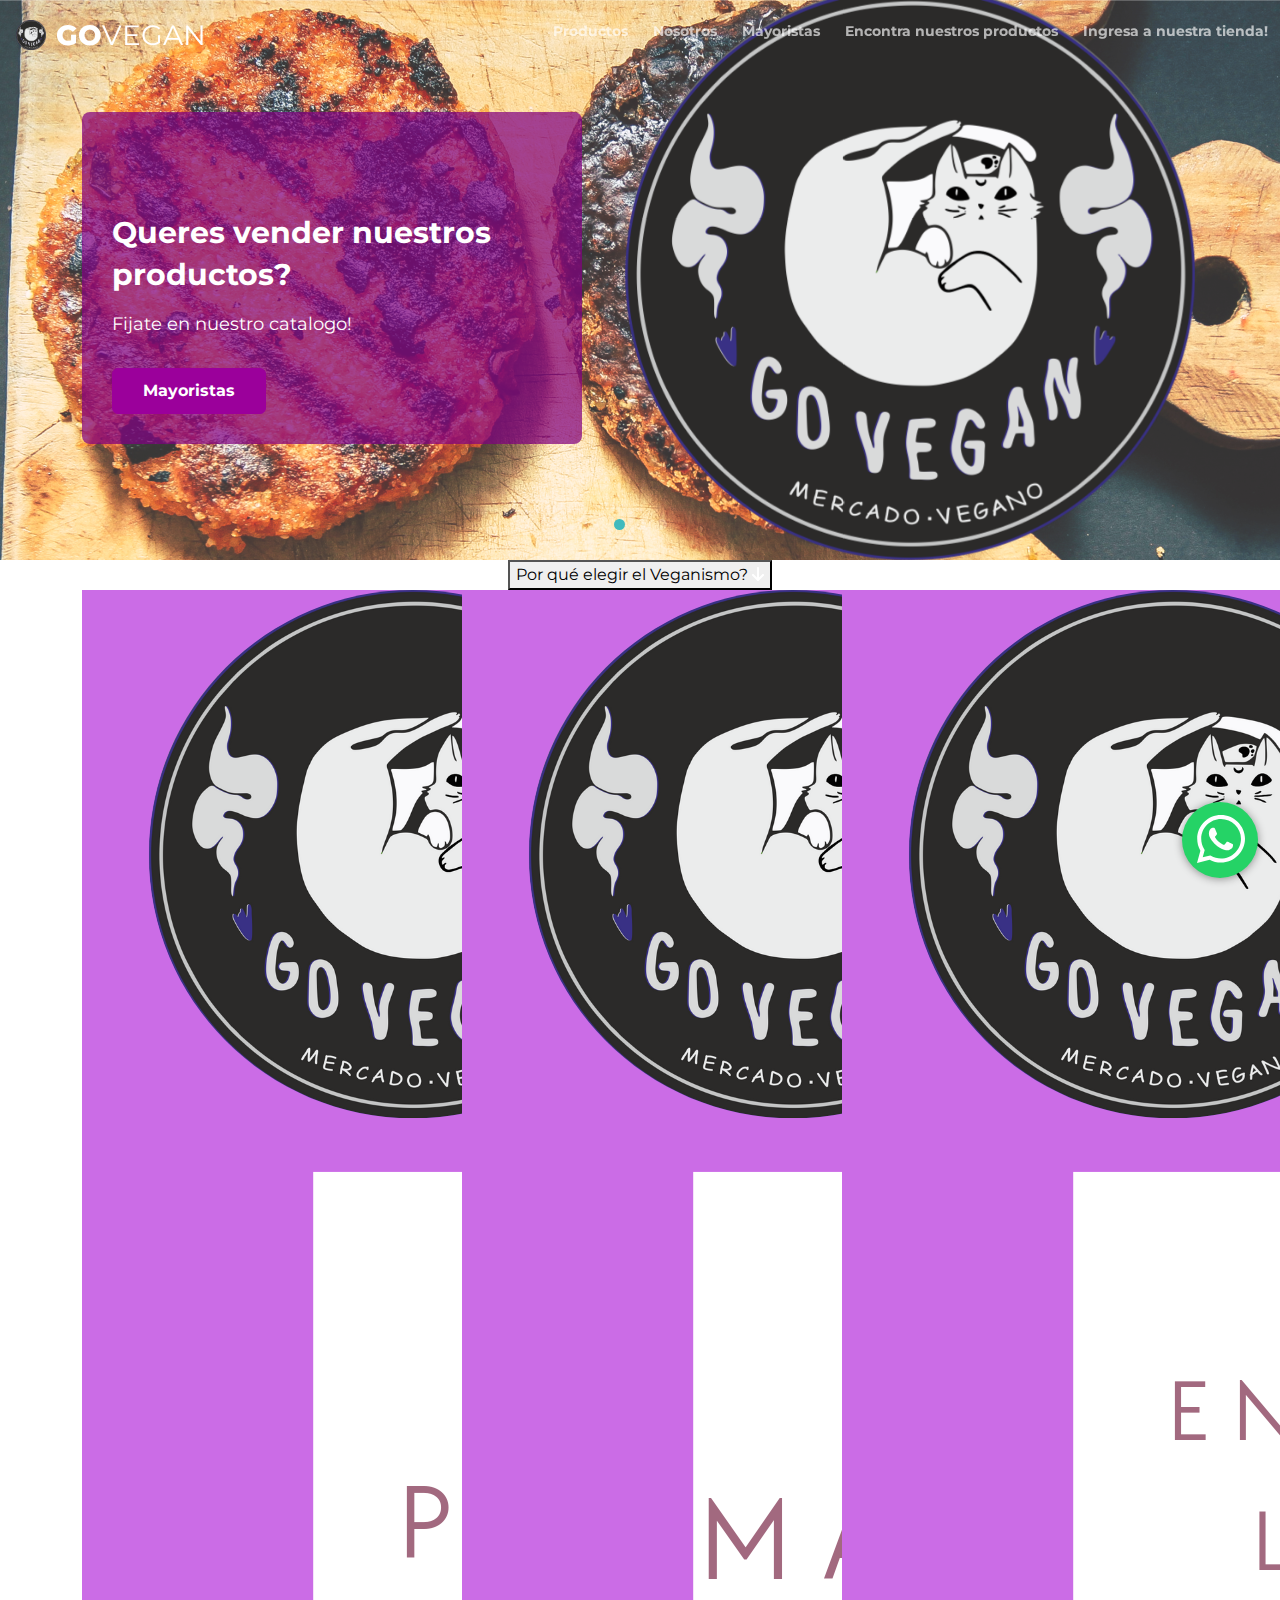
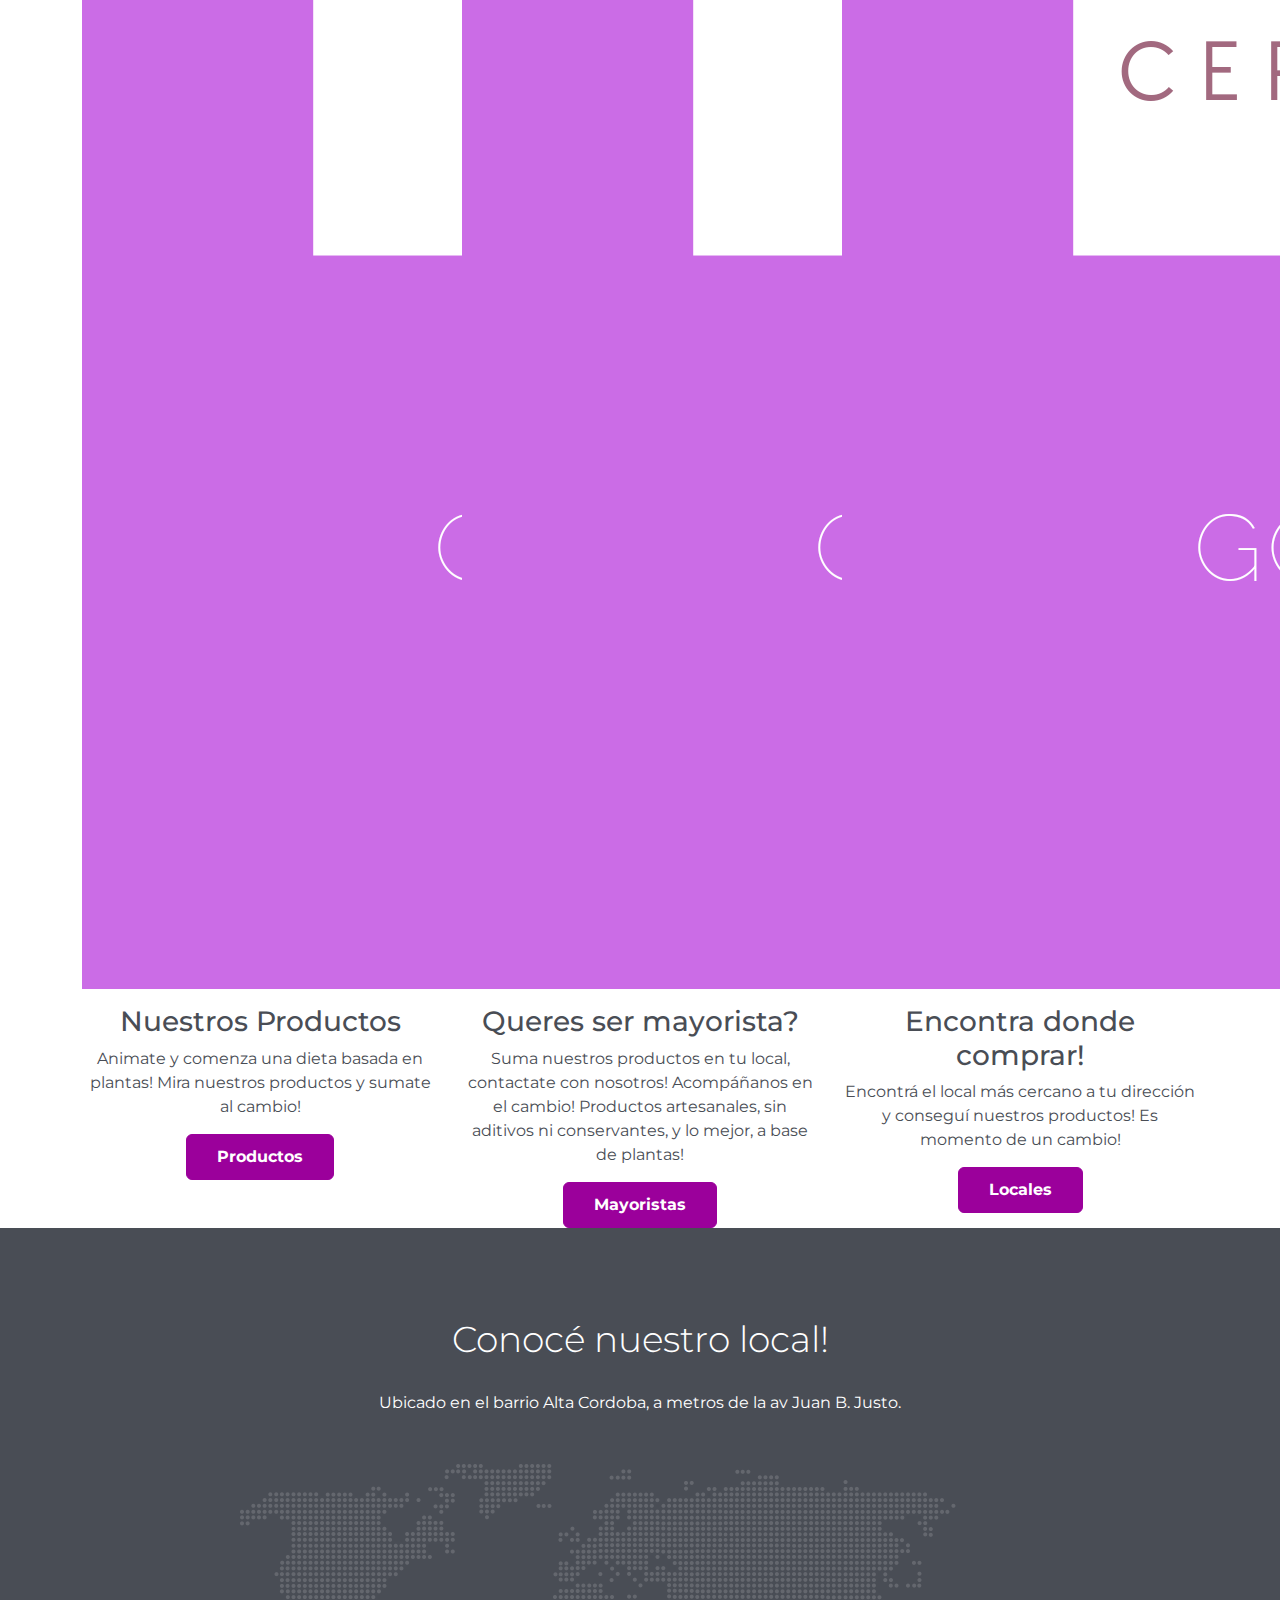
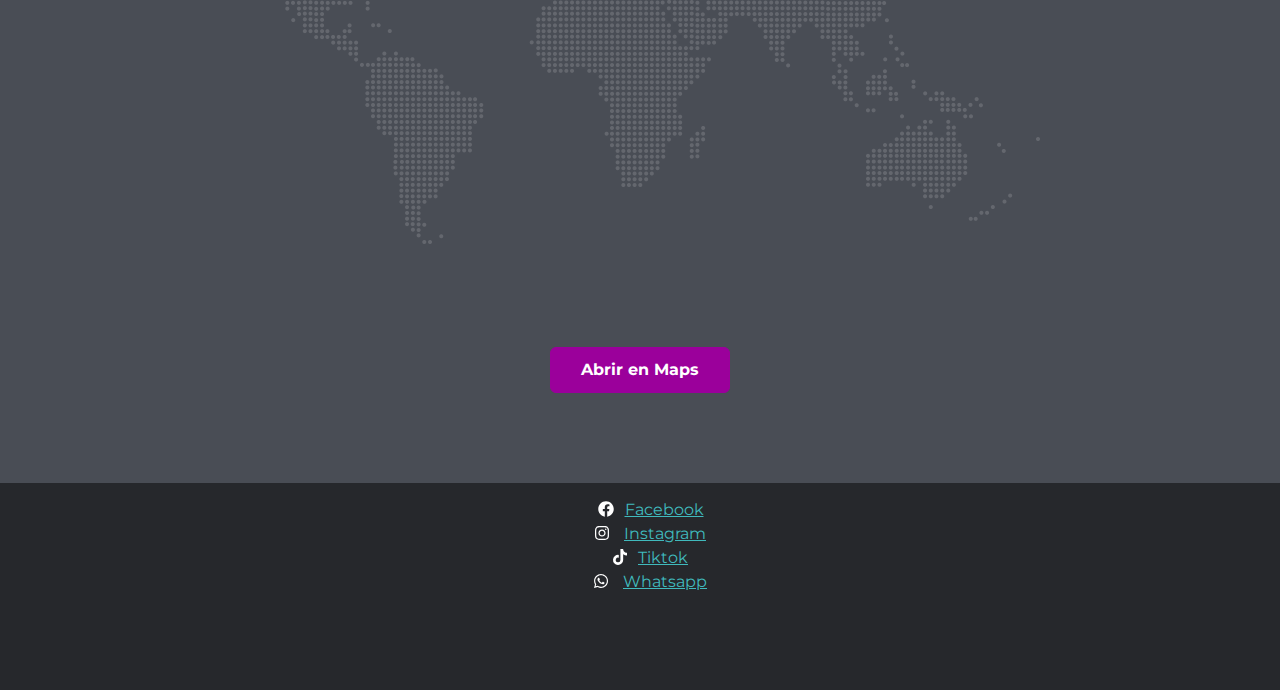
<file: index.html>
<!DOCTYPE html>
<html lang="en">

<head>
  <title>Go vegan - Comida vegana</title>
  <!-- Meta -->
  <meta charset="utf-8" />
  <meta http-equiv="X-UA-Compatible" content="IE=edge" />
  <meta name="viewport" content="width=device-width, initial-scale=1.0" />
  <meta name="description" content="Go vegan - Comida vegana" />
  <link rel="shortcut icon" href="favicon.ico" />
  <link
    href="https://fonts.googleapis.com/css?family=Open+Sans:300italic,400italic,600italic,700italic,800italic,400,300,600,700,800"
    rel="stylesheet" type="text/css" />
  <link rel="preconnect" href="https://fonts.googleapis.com" />
  <link rel="preconnect" href="https://fonts.gstatic.com" crossorigin />
  <link
    href="https://fonts.googleapis.com/css2?family=Montserrat:ital,wght@0,100..900;1,100..900&family=Raleway:ital,wght@0,100..900;1,100..900&display=swap"
    rel="stylesheet" />
  <!-- FontAwesome JS-->
  <script defer src="assets/fontawesome/js/all.min.js"></script>
  <!-- Global CSS -->
  <link rel="stylesheet" href="assets/plugins/bootstrap/css/bootstrap.min.css" />
  <!-- Theme CSS -->
  <link id="theme-style" rel="stylesheet" href="assets/css/styles.css" />
</head>

<body>
  <!-- ******HEADER****** -->
  <header id="header" class="header">
    <nav class="main-nav navbar-expand-md" role="navigation">
      <div class="container-fluid position-relative">
        <a class="logo navbar-brand" href="index.html">
          <span class="logo-icon-wrapper"><img class="logo-icon" src="assets/images/GV-Logo.png" alt="icon" /></span>
          <span class="text"><span class="highlight">GO</span>VEGAN</span>
        </a>
        <!--//logo-->

        <button class="navbar-toggler" type="button" data-bs-toggle="collapse" data-bs-target="#navbar-collapse"
          aria-controls="navbar-collapse" aria-expanded="false" aria-label="Toggle navigation">
          <span class="icon-bar"></span>
          <span class="icon-bar"></span>
          <span class="icon-bar"></span></button><!--//nav-toggle-->

        <div id="navbar-collapse" class="navbar-collapse collapse">
          <ul class="nav navbar-nav ms-md-auto">
            <li class="nav-item">
              <a class="nav-link" href="productos.html">Productos</a>
            </li>
            <li class="nav-item">
              <a class="nav-link" href="nosotros.html">Nosotros</a>
            </li>
            <li class="nav-item">
              <a class="nav-link" href="mayoristas.html">Mayoristas</a>
            </li>
            <li class="nav-item">
              <a class="nav-link" href="locales.html">Encontra nuestros productos</a>
            </li>
            <li class="nav-item">
              <a class="nav-link tienda" href="https://govegan.com.ar">Ingresa a nuestra tienda!</a>
            </li>
          </ul>
          <!--//nav-->
        </div>
        <!--//navabr-collapse-->
      </div>
      <!--//container-->
    </nav>
    <!--//main-nav-->
  </header>
  <!--//header-->

  <div id="hero" class="hero-section">
    <div id="hero-carousel" class="hero-carousel carousel carousel-fade slide" data-bs-ride="carousel"
      data-bs-interval="10000">
      <div class="figure-holder-wrapper">
        <div class="container">
          <div class="row justify-content-end">
            <div class="figure-holder">
              <img class="figure-image img-fluid" src="assets/images/GV-Logo.png" alt="image" />
            </div>
            <!--//figure-holder-->
          </div>
          <!--//row-->
        </div>
        <!--//container-->
      </div>
      <!--//figure-holder-wrapper-->

      <!-- Indicators -->
      <div class="carousel-indicators">
        <button type="button" class="active" data-bs-slide-to="0" data-bs-target="#hero-carousel" aria-current="true"
          aria-label="Slide 1"></button>
        <button type="button" data-bs-slide-to="1" data-bs-target="#hero-carousel" aria-label="Slide 2"></button>
        <button type="button" data-bs-slide-to="2" data-bs-target="#hero-carousel" aria-label="Slide 3"></button>
      </div>

      <!-- Wrapper for slides -->
      <div class="carousel-inner">

        <div class="carousel-item item-1 active">
          <div class="item-content container">
            <div class="item-content-inner">
              <h2 class="heading">Queres vender nuestros <br class="d-none d-md-block" /> productos?</h2>
              <p class="intro">
                Fijate en nuestro catalogo!
              </p>
              <a class="btn btn-primary btn-cta" href="mayoristas.html" target="_blank">Mayoristas</a>
            </div>
            <!--//item-content-inner-->
          </div>
        </div>
        <!--//item-->

        <div class="carousel-item item-2">
          <div class="item-content container">
            <div class="item-content-inner">
              <h2 class="heading">Conocé todos nuestros <br class="d-none d-md-block" />productos</h2>
              <p class="intro">
                Alimentos sabrosos sin sufrimiento animal
              </p>
              <a class="btn btn-primary btn-cta" href="productos.html" target="_blank">Productos</a>
            </div>
            <!--//item-content-inner-->
          </div>
        </div>
        <!--//item-->

        <div class="carousel-item item-3">
          <div class="item-content container">
            <div class="item-content-inner">
              <h2 class="heading">
                Conocé nuestros valores<br class="d-none d-md-block" /> e historia
              </h2>
              <p class="intro">Un vistazo a Go Vegan</p>
              <a class="btn btn-primary btn-cta" href="nosotros.html" target="_blank">Nosotros</a>
            </div>
            <!--//item-content-inner-->
          </div>
          <!--//item-content-->
        </div>
        <!--//item-->

      </div>
      <!--//carousel-inner-->
    </div>
    <!--//carousel-->
  </div>
  <!--//hero-->



  <div class="team-section-index" id="team">
    <div class="container text-center">

        <div class="story">


          <button class="section-title" type="button" data-bs-toggle="collapse" data-bs-target="#veganismo"
            aria-expanded="false" aria-controls="veganismo">
            Por qué elegir el Veganismo?
            <i class="fa-solid fa-arrow-down"></i>
          </button>
          <div class="collapse" id="veganismo">
            <p>
              Sabemos que es una elección de estilo de vida y que generalmente este cambio no es de un día al otro, lo
              importante es que te lo propongas! Ser vegano puede tener numerosos beneficios para la salud, el medio
              ambiente y la ética.
            </p>
            <h3>Beneficios para la salud</h3>

            <ul>
              <li>La dieta vegana puede ayudar a reducir el colesterol y la presión arterial. </li>
              <li>Las dietas veganas suelen ser
                bajas en grasas saturadas y altas en fibra, lo que puede ayudar a perder peso.</li>
              <li>
                La dieta vegana puede ayudar a
                prevenir problemas digestivos.
              </li>
            </ul>

            <h3>Beneficios para el medio ambiente</h3>

            <ul>
              <li>La producción de alimentos veganos puede generar menos emisiones de gases de efecto invernadero que la
                producción de alimentos animales.</li>
              <li>La producción de alimentos veganos puede requerir menos agua que la
                producción de alimentos animales.</li>
              <li>La producción de alimentos veganos puede ayudar a reducir la
                deforestación, ya que no requiere la tala de árboles para la producción de alimentos animales.</li>
              <li>La producción
                de alimentos veganos puede generar menos contaminantes atmosféricos que la producción de alimentos
                animales.
              </li>
            </ul>
            <h3>Beneficios éticos</h3>

            <ul>
              <li>La dieta vegana no implica la explotación ni el sufrimiento de animales.</li>
              <li>La dieta vegana puede ayudar a
                promover la justicia social, ya que no contribuye a la explotación de trabajadores en la industria
                animal.
              </li>
              <li>La
                dieta vegana puede ayudar a fomentar la empatía y la compasión hacia todos los seres vivos.</li>
            </ul>
          </div>
        </div>
        <div class="members-wrapper row">
          <div class="item col-lg-4 col-12">
            <div class="item-inner">
              <div class="profile mb-3">
                <img class="profile-image" src="fotosblog/productos.png" alt="image" />
              </div>

              <div class="member-content">
                <h3 class="member-name">Nuestros Productos</h3>

                <div class="member-desc">
                  <p>
                    Animate y comenza una dieta basada en plantas! Mira nuestros productos y sumate al cambio!
                  </p>

                  <a class="btn btn-cta btn-primary" href="./productos.html" target="_blank">Productos</a>
                </div>
                <!--//member-desc-->
              </div>
              <!--//member-content-->
            </div>
            <!--//item-inner-->
          </div>
          <!--//item-->

          <div class="item col-lg-4 col-12">
            <div class="item-inner">
              <div class="profile mb-3">
                <img class="profile-image" src="fotosblog/mayoristas.png" alt="image" />
              </div>

              <div class="member-content">
                <h3 class="member-name">Queres ser mayorista?</h3>

                <div class="member-desc">
                  <p>
                    Suma nuestros productos en tu local, contactate con nosotros! Acompáñanos en el cambio!
                    Productos artesanales, sin aditivos ni conservantes, y lo mejor, a base de plantas!
                  </p>

                  <a class="btn btn-cta btn-primary" href="./mayoristas.html" target="_blank">Mayoristas</a>
                </div>
                <!--//member-desc-->
              </div>
              <!--//member-content-->
            </div>
            <!--//item-inner-->
          </div>
          <!--//item-->

          <div class="item col-lg-4 col-12">
            <div class="item-inner">
              <div class="profile mb-3">
                <img class="profile-image" src="fotosblog/locales.png" alt="image" />
              </div>

              <div class="member-content">
                <h3 class="member-name">Encontra donde comprar!</h3>

                <div class="member-desc">
                  <p>
                    Encontrá el local más cercano a tu dirección y conseguí nuestros productos! Es momento de un cambio!
                  </p>

                  <a class="btn btn-cta btn-primary" href="./locales.html" target="_blank">Locales</a>
                </div>
                <!--//member-desc-->
              </div>
              <!--//member-content-->
            </div>
            <!--//item-inner-->
          </div>
          <!--//item-->
        </div>
        <!--//members-wrapper-->
    </div>
  </div>
  <!--//team-section-->

  <div id="contact" class="contact-section">
    <div class="container text-center">
      <h2 class="section-title">Conocé nuestro local!</h2>
      <div class="contact-content">
        <p>
          Ubicado en el barrio Alta Cordoba, a metros de la av Juan B. Justo.

        </p>
        <iframe class="map-local"
          src="https://www.google.com/maps/embed?pb=!1m18!1m12!1m3!1d3405.7001305766985!2d-64.17954312455419!3d-31.39483097427178!2m3!1f0!2f0!3f0!3m2!1i1024!2i768!4f13.1!3m3!1m2!1s0x943299b944ac0c1b%3A0x7ed20617a770eb63!2sGo%20vegan!5e0!3m2!1ses-419!2sar!4v1727390751077!5m2!1ses-419!2sar"
          style="border: 0" allowfullscreen="" loading="lazy" referrerpolicy="no-referrer-when-downgrade"></iframe>
      </div>
      <a class="btn btn-cta btn-primary"
        href="https://www.google.com/maps/place/Go+vegan/@-31.3948264,-64.1795431,17z/data=!3m1!4b1!4m6!3m5!1s0x943299b944ac0c1b:0x7ed20617a770eb63!8m2!3d-31.394831!4d-64.1769682!16s%2Fg%2F11h0029b47?entry=ttu&g_ep=EgoyMDI0MTAyOS4wIKXMDSoASAFQAw%3D%3D"
        target="_blank">Abrir en Maps</a>
    </div>
    <!--//container-->
  </div>
  <!--//contact-section-->

  <footer class="footer text-center">
    <div class="container">
      <ul>
        <li>
          <i class="fa-brands fa-facebook"></i><a href="https://www.facebook.com/profile.php/?id=100064100103002"
            target="_blank">Facebook</a>
        </li>
        <li>
          <i class="fa-brands fa-instagram"></i>
          <a href="https://www.instagram.com/go_vegan_delivery/" target="_blank">Instagram</a>
        </li>
        <li>
          <i class="fa-brands fa-tiktok"></i><a href="https://www.tiktok.com/@govegan748" target="_blank">Tiktok</a>
        </li>
        <li>
          <i class="fa-brands fa-whatsapp"></i> <a href="https://wa.me/5493543530523"  target="_blank">Whatsapp</a>
        </li>
      </ul>
    </div>

    <!--//container-->
  </footer>

  <div class="container whatsapp">
    <div id="whatsapp">
      <a href="https://wa.me/5493543530523"  target="_blank">
        <svg width="80" height="80" xmlns="http://www.w3.org/2000/svg" xmlns:svg="http://www.w3.org/2000/svg">
          <g class="layer">
            <title>Layer 1</title>
            <circle cx="40" cy="40" fill="#fff" id="svg_1" r="38" stroke="#000000" stroke-width="0" />
            <path
              d="m57.81072,21.975c-4.48928,-4.5 -10.46786,-6.975 -16.82142,-6.975c-13.11429,0 -23.78571,10.67143 -23.78571,23.78571c0,4.18928 1.09286,8.28215 3.17143,11.89286l-3.375,12.32142l12.61072,-3.31072c3.47143,1.89642 7.38215,2.89286 11.36786,2.89286l0.01072,0c13.10358,0 24.01072,-10.67143 24.01072,-23.78571c0,-6.35357 -2.7,-12.32142 -7.18928,-16.82142l-0.00001,-0.00001l-0.00001,0l-0.00002,0.00001zm-16.82142,36.6c-3.55714,0 -7.03928,-0.95357 -10.07143,-2.75357l-0.71785,-0.42857l-7.47858,1.96072l1.99286,-7.29642l-0.47143,-0.75c-1.98215,-3.15 -3.02142,-6.78215 -3.02142,-10.52142c0,-10.89642 8.87143,-19.76786 19.77858,-19.76786c5.28215,0 10.24286,2.05714 13.97143,5.79642c3.72857,3.73928 6.02142,8.7 6.01072,13.98215c0,10.90714 -9.09642,19.77858 -19.99286,19.77858l0,-0.00002l-0.00001,0l-0.00001,-0.00001zm10.84286,-14.80714c-0.58928,-0.3 -3.51429,-1.73572 -4.06072,-1.92857c-0.54643,-0.20358 -0.94286,-0.3 -1.33928,0.3c-0.39642,0.6 -1.53214,1.92857 -1.88571,2.33572c-0.34286,0.39642 -0.69642,0.45 -1.28571,0.15c-3.49286,-1.74643 -5.78571,-3.11785 -8.08928,-7.07143c-0.61072,-1.05 0.61072,-0.975 1.74643,-3.24643c0.19286,-0.39642 0.09642,-0.73928 -0.05357,-1.03928c-0.15,-0.3 -1.33928,-3.225 -1.83214,-4.41429c-0.48215,-1.15714 -0.975,-0.99642 -1.33928,-1.01785c-0.34286,-0.02142 -0.73928,-0.02142 -1.13572,-0.02142c-0.39642,0 -1.03928,0.15 -1.58571,0.73928c-0.54643,0.6 -2.07858,2.03572 -2.07858,4.96072c0,2.925 2.13214,5.75357 2.42142,6.15c0.3,0.39642 4.18928,6.39642 10.15714,8.97858c3.77143,1.62857 5.25,1.76786 7.13572,1.48928c1.14643,-0.17143 3.51429,-1.43572 4.00714,-2.82857c0.49286,-1.39286 0.49286,-2.58215 0.34286,-2.82857c-0.13928,-0.26786 -0.53572,-0.41785 -1.125,-0.70714l-0.00001,-0.00001l0.00002,-0.00001l-0.00002,-0.00001z"
              fill="currentColor" id="svg_2" />
          </g>
        </svg>
      </a>
    </div>
  </div>

  <!-- Javascript -->
  <script src="assets/plugins/bootstrap/js/bootstrap.min.js"></script>
  <script src="assets/plugins/gumshoe/gumshoe.polyfills.min.js"></script>
  <script src="assets/js/main.js"></script>
</body>

</html>
</file>
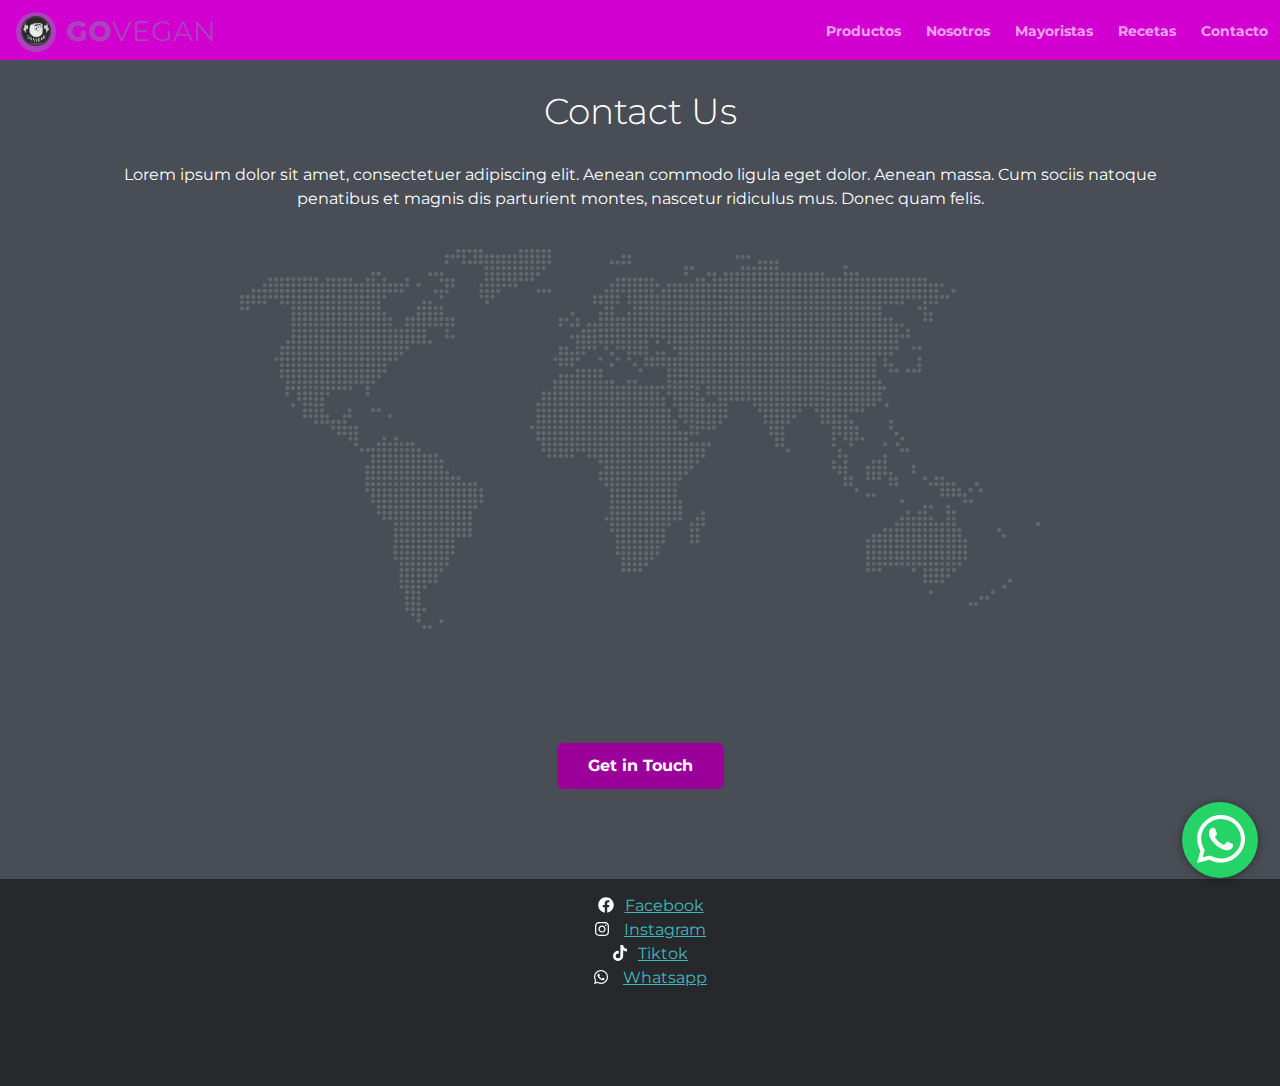
<file: contacto.html>
<!DOCTYPE html>
<html lang="en">

<head>
  <title>Go vegan - Comida vegana</title>
  <!-- Meta -->
  <meta charset="utf-8" />
  <meta http-equiv="X-UA-Compatible" content="IE=edge" />
  <meta name="viewport" content="width=device-width, initial-scale=1.0" />
  <meta name="description" content="Go vegan - Comida vegana" />
  <link rel="shortcut icon" href="favicon.ico" />
  <link
    href="https://fonts.googleapis.com/css?family=Open+Sans:300italic,400italic,600italic,700italic,800italic,400,300,600,700,800"
    rel="stylesheet" type="text/css" />
  <link rel="preconnect" href="https://fonts.googleapis.com" />
  <link rel="preconnect" href="https://fonts.gstatic.com" crossorigin />
  <link
    href="https://fonts.googleapis.com/css2?family=Montserrat:ital,wght@0,100..900;1,100..900&family=Raleway:ital,wght@0,100..900;1,100..900&display=swap"
    rel="stylesheet" />
  <!-- FontAwesome JS-->
  <script defer src="assets/fontawesome/js/all.min.js"></script>
  <!-- Global CSS -->
  <link rel="stylesheet" href="assets/plugins/bootstrap/css/bootstrap.min.css" />
  <!-- Theme CSS -->
  <link id="theme-style" rel="stylesheet" href="assets/css/styles.css" />
</head>

<body>
  <!-- ******HEADER****** -->
  <header id="header" class="header-secondary header-contacto">
    <nav class="main-nav navbar-expand-md" role="navigation">

      <div class="container-fluid position-relative">

        <a class="logo navbar-brand" href="index.html">
          <span class="logo-icon-wrapper"><img class="logo-icon" src="assets/images/GV-Logo.png" alt="icon"></span>
          <span class="text"><span class="highlight">GO</span>VEGAN</span>
        </a>
        <!--//logo-->


        <button class="navbar-toggler" type="button" data-bs-toggle="collapse" data-bs-target="#navbar-collapse"
          aria-controls="navbar-collapse" aria-expanded="false" aria-label="Toggle navigation">
          <span class="icon-bar"></span>
          <span class="icon-bar"></span>
          <span class="icon-bar"></span>
        </button><!--//nav-toggle-->

        <div id="navbar-collapse" class="navbar-collapse collapse">
          <ul class="nav navbar-nav ms-md-auto">
            <li class="nav-item"><a class="nav-link" href="productos.html">Productos</a></li>
            <li class="nav-item"><a class="nav-link" href="nosotros.html">Nosotros</a></li>
            <li class="nav-item"><a class="nav-link" href="mayoristas.html">Mayoristas</a></li>
            <li class="nav-item"><a class="nav-link" href="recetas.html">Recetas</a></li>
            <li class="nav-item"><a class="nav-link" href="contacto.html">Contacto</a></li>
          </ul><!--//nav-->
        </div><!--//navabr-collapse-->
      </div><!--//container-->
    </nav><!--//main-nav-->
  </header><!--//header-->

  <div id="contact" class="contact-section">
    <div class="container text-center">
      <h2 class="section-title">Contact Us</h2>
      <div class="contact-content">
        <p>Lorem ipsum dolor sit amet, consectetuer adipiscing elit. Aenean commodo ligula eget dolor. Aenean massa. Cum
          sociis natoque penatibus et magnis dis parturient montes, nascetur ridiculus mus. Donec quam felis.</p>
        <iframe
          src="https://www.google.com/maps/embed?pb=!1m18!1m12!1m3!1d3405.7001305766985!2d-64.17954312455419!3d-31.39483097427178!2m3!1f0!2f0!3f0!3m2!1i1024!2i768!4f13.1!3m3!1m2!1s0x943299b944ac0c1b%3A0x7ed20617a770eb63!2sGo%20vegan!5e0!3m2!1ses-419!2sar!4v1727390751077!5m2!1ses-419!2sar"
          width="600" height="450" style="border:0;" allowfullscreen="" loading="lazy"
          referrerpolicy="no-referrer-when-downgrade"></iframe>
      </div>
      <a class="btn btn-cta btn-primary"
        href="https://themes.3rdwavemedia.com/bootstrap-templates/startup/appkit-landing-free-bootstrap-theme-for-developers-and-startups/">Get
        in Touch</a>

    </div><!--//container-->
  </div><!--//contact-section-->

  <footer class="footer text-center">
    <div class="container">
      <ul>
        <li>
          <i class="fa-brands fa-facebook"></i><a href="https://www.facebook.com/profile.php/?id=100064100103002"
            target="_blank">Facebook</a>
        </li>
        <li>
          <i class="fa-brands fa-instagram"></i>
          <a href="https://www.instagram.com/go_vegan_delivery/" target="_blank">Instagram</a>
        </li>
        <li>
          <i class="fa-brands fa-tiktok"></i><a href="https://www.tiktok.com/@govegan748" target="_blank">Tiktok</a>
        </li>
        <li>
          <i class="fa-brands fa-whatsapp"></i> <a href="https://wa.me/5493543530523"  target="_blank">Whatsapp</a>
        </li>
      </ul>
    </div>

    <!--//container-->
  </footer>

  <div class="container whatsapp">
    <div id="whatsapp">
      <a href="https://wa.me/5493543530523" target="_blank">
        <svg width="80" height="80" xmlns="http://www.w3.org/2000/svg" xmlns:svg="http://www.w3.org/2000/svg">
          <g class="layer">
            <title>Layer 1</title>
            <circle cx="40" cy="40" fill="#fff" id="svg_1" r="38" stroke="#000000" stroke-width="0" />
            <path
              d="m57.81072,21.975c-4.48928,-4.5 -10.46786,-6.975 -16.82142,-6.975c-13.11429,0 -23.78571,10.67143 -23.78571,23.78571c0,4.18928 1.09286,8.28215 3.17143,11.89286l-3.375,12.32142l12.61072,-3.31072c3.47143,1.89642 7.38215,2.89286 11.36786,2.89286l0.01072,0c13.10358,0 24.01072,-10.67143 24.01072,-23.78571c0,-6.35357 -2.7,-12.32142 -7.18928,-16.82142l-0.00001,-0.00001l-0.00001,0l-0.00002,0.00001zm-16.82142,36.6c-3.55714,0 -7.03928,-0.95357 -10.07143,-2.75357l-0.71785,-0.42857l-7.47858,1.96072l1.99286,-7.29642l-0.47143,-0.75c-1.98215,-3.15 -3.02142,-6.78215 -3.02142,-10.52142c0,-10.89642 8.87143,-19.76786 19.77858,-19.76786c5.28215,0 10.24286,2.05714 13.97143,5.79642c3.72857,3.73928 6.02142,8.7 6.01072,13.98215c0,10.90714 -9.09642,19.77858 -19.99286,19.77858l0,-0.00002l-0.00001,0l-0.00001,-0.00001zm10.84286,-14.80714c-0.58928,-0.3 -3.51429,-1.73572 -4.06072,-1.92857c-0.54643,-0.20358 -0.94286,-0.3 -1.33928,0.3c-0.39642,0.6 -1.53214,1.92857 -1.88571,2.33572c-0.34286,0.39642 -0.69642,0.45 -1.28571,0.15c-3.49286,-1.74643 -5.78571,-3.11785 -8.08928,-7.07143c-0.61072,-1.05 0.61072,-0.975 1.74643,-3.24643c0.19286,-0.39642 0.09642,-0.73928 -0.05357,-1.03928c-0.15,-0.3 -1.33928,-3.225 -1.83214,-4.41429c-0.48215,-1.15714 -0.975,-0.99642 -1.33928,-1.01785c-0.34286,-0.02142 -0.73928,-0.02142 -1.13572,-0.02142c-0.39642,0 -1.03928,0.15 -1.58571,0.73928c-0.54643,0.6 -2.07858,2.03572 -2.07858,4.96072c0,2.925 2.13214,5.75357 2.42142,6.15c0.3,0.39642 4.18928,6.39642 10.15714,8.97858c3.77143,1.62857 5.25,1.76786 7.13572,1.48928c1.14643,-0.17143 3.51429,-1.43572 4.00714,-2.82857c0.49286,-1.39286 0.49286,-2.58215 0.34286,-2.82857c-0.13928,-0.26786 -0.53572,-0.41785 -1.125,-0.70714l-0.00001,-0.00001l0.00002,-0.00001l-0.00002,-0.00001z"
              fill="currentColor" id="svg_2" />
          </g>
        </svg>
      </a>
    </div>
  </div>

  <!-- Javascript -->
  <script src="assets/plugins/bootstrap/js/bootstrap.min.js"></script>
  <script src="assets/plugins/gumshoe/gumshoe.polyfills.min.js"></script>
  <script src="assets/js/main.js"></script>
</body>

</html>
</file>
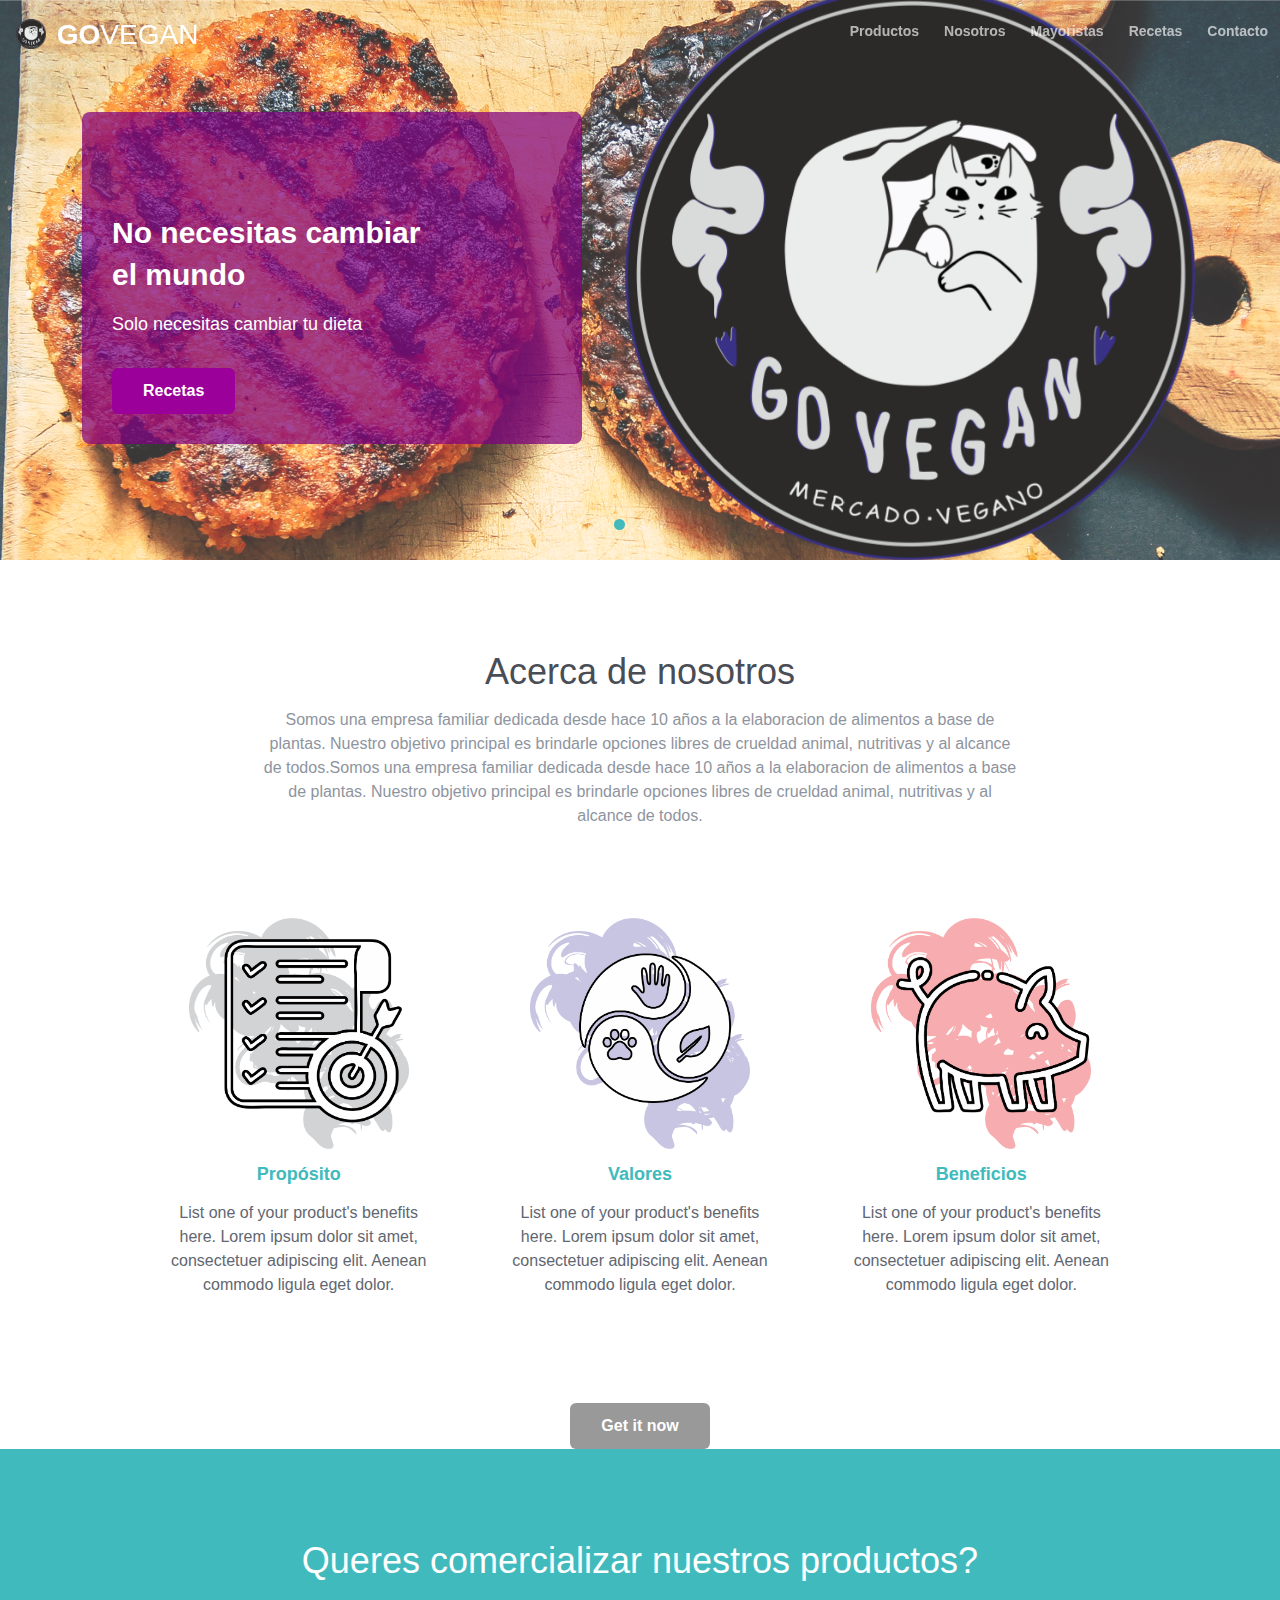
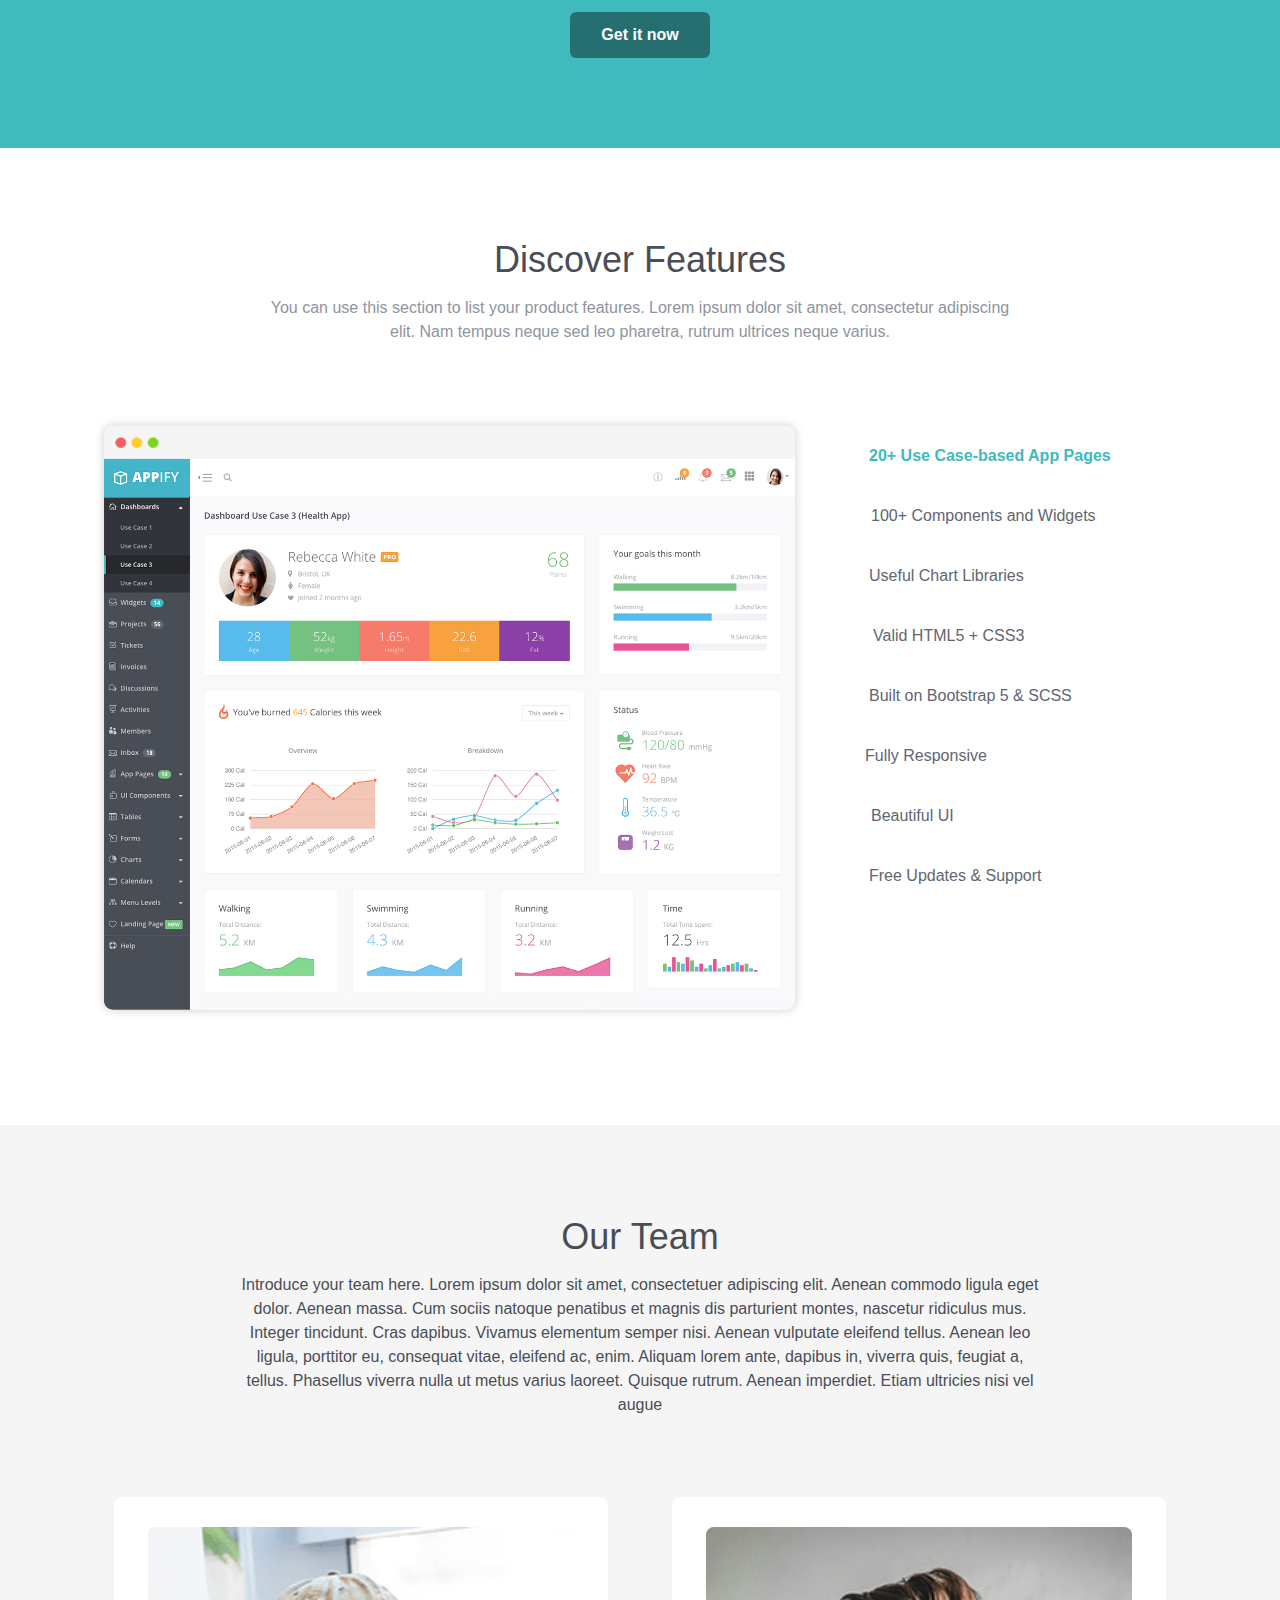
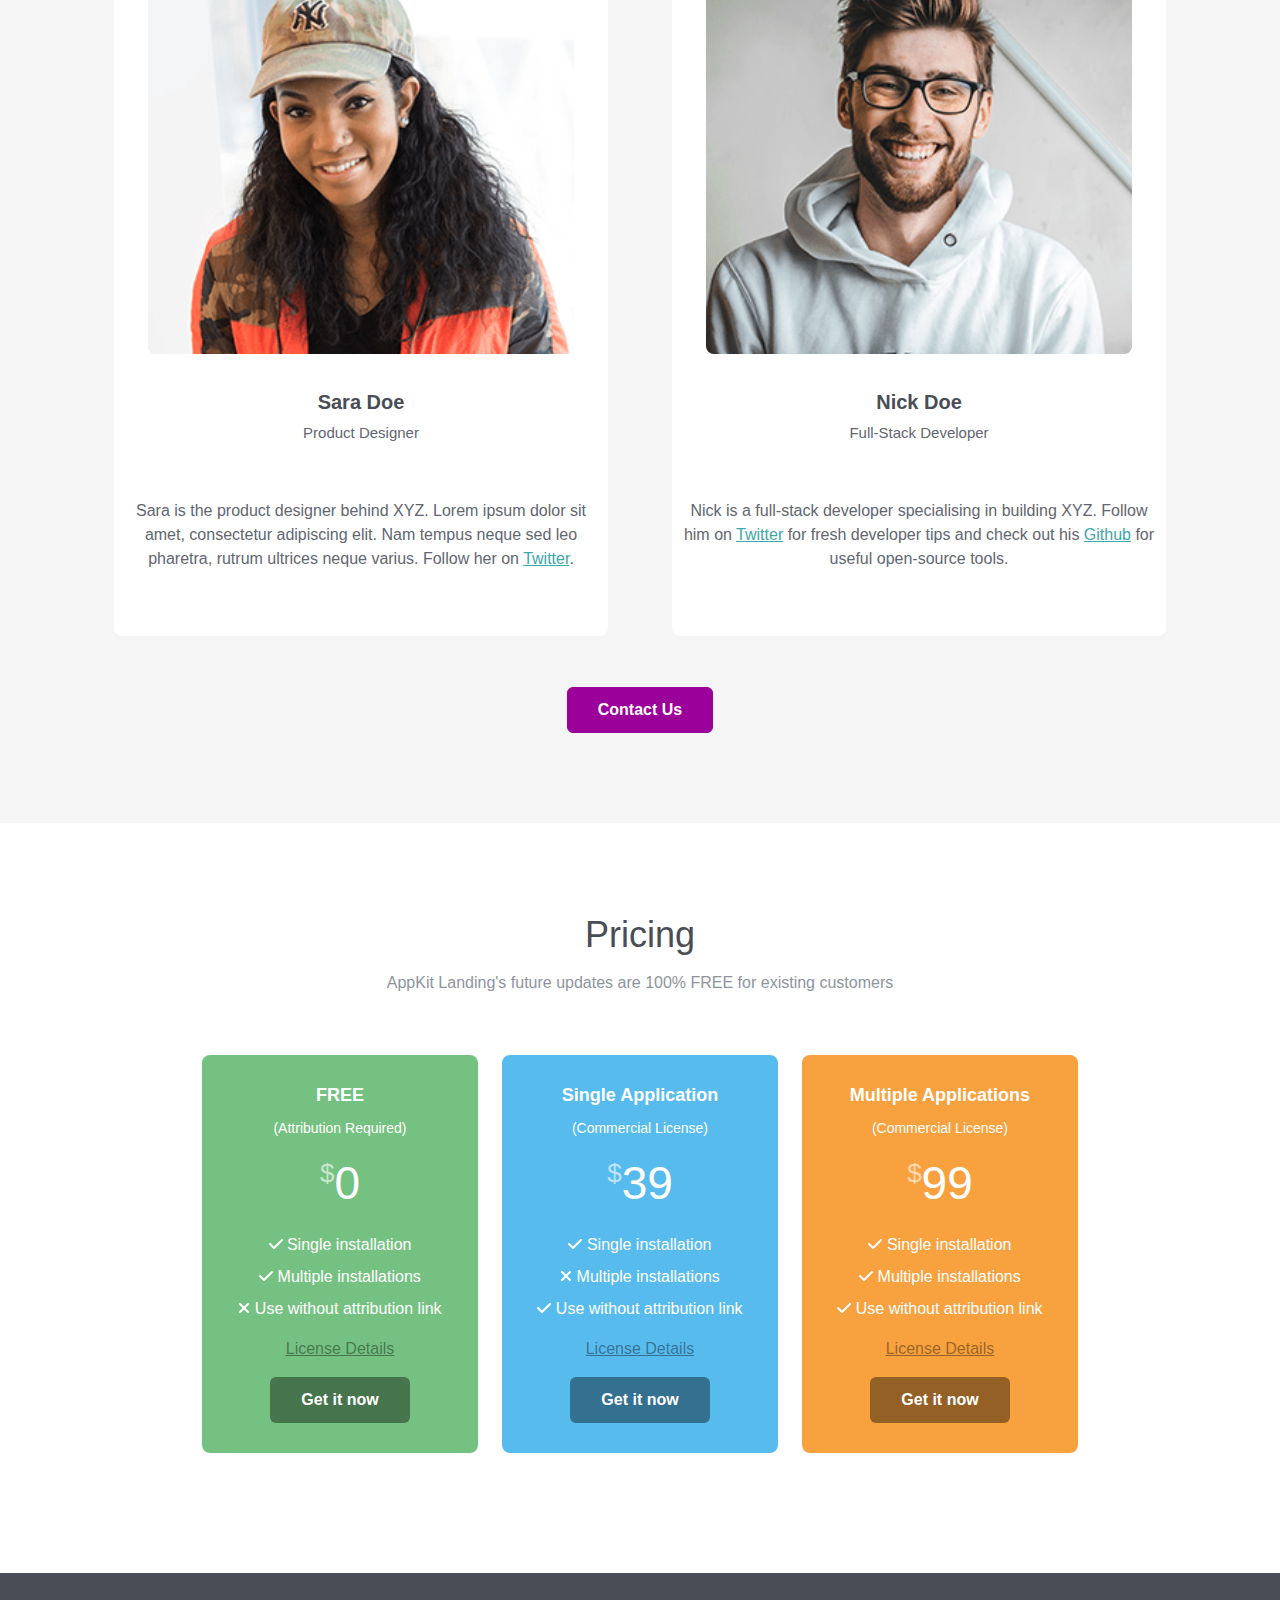
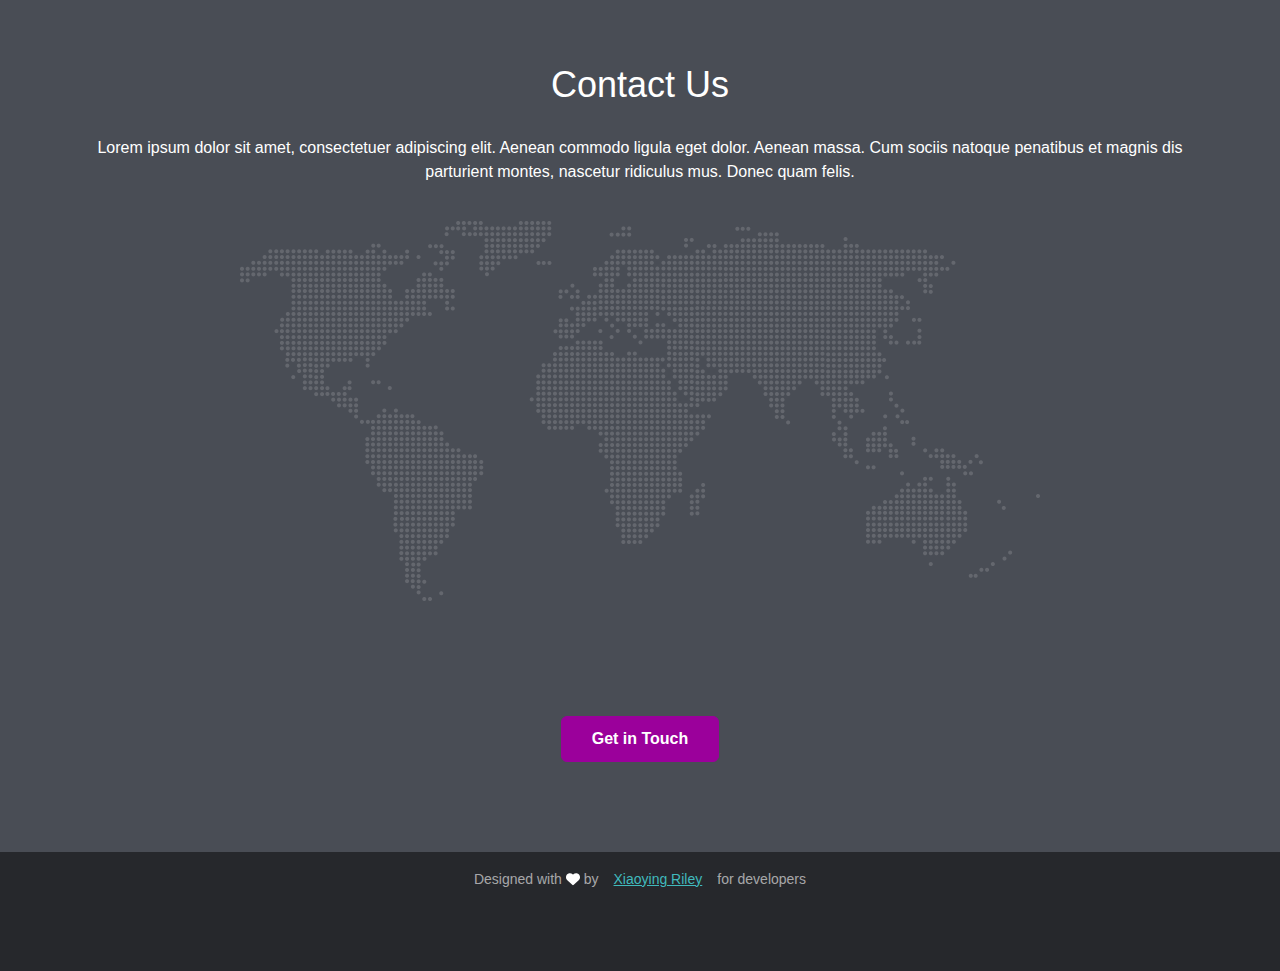
<file: historia.html>
<!DOCTYPE html>
<html lang="en">
<head>
    <title>Bootstrap 5 theme for developers and startups</title>
    <!-- Meta -->
    <meta charset="utf-8">
    <meta http-equiv="X-UA-Compatible" content="IE=edge">
    <meta name="viewport" content="width=device-width, initial-scale=1.0">
    <meta name="description" content="Bootstrap 5 landing page template for developers and startups">
    <meta name="author" content="Xiaoying Riley at 3rd Wave Media">    
    <link rel="shortcut icon" href="favicon.ico">  
    <link href='https://fonts.googleapis.com/css?family=Open+Sans:300italic,400italic,600italic,700italic,800italic,400,300,600,700,800' rel='stylesheet' type='text/css'>
    <!-- FontAwesome JS-->
	<script defer src="assets/fontawesome/js/all.min.js"></script>
    <!-- Global CSS -->
    <link rel="stylesheet" href="assets/plugins/bootstrap/css/bootstrap.min.css">   
    <!-- Theme CSS -->  
    <link id="theme-style" rel="stylesheet" href="assets/css/styles.css">
    
</head> 

<body>
    <!-- ******HEADER****** --> 
    <header id="header" class="header">  
        <nav class="main-nav navbar-expand-md" role="navigation">  
	       
	        <div class="container-fluid position-relative">
            
                <a class="logo navbar-brand scrollto" href="#hero">
                    <span class="logo-icon-wrapper"><img class="logo-icon" src="assets/images/GV-Logo.png" alt="icon"></span>
                    <span class="text"><span class="highlight">GO</span>VEGAN</span>
                </a>
                <!--//logo-->
            
                
                <button class="navbar-toggler" type="button" data-bs-toggle="collapse" data-bs-target="#navbar-collapse"  aria-controls="navbar-collapse" aria-expanded="false" aria-label="Toggle navigation">
                    <span class="icon-bar"></span>
                    <span class="icon-bar"></span>
                    <span class="icon-bar"></span>
                </button><!--//nav-toggle-->
                
                <div id="navbar-collapse" class="navbar-collapse collapse">
                    <ul class="nav navbar-nav ms-md-auto">
                        <li class="nav-item"><a class="nav-link scrollto" href="#team">Productos</a></li>
                        <li class="nav-item"><a class="nav-link scrollto" href="#about">Nosotros</a></li>
                        <li class="nav-item"><a class="nav-link scrollto" href="#testimonials">Mayoristas</a></li>
                        <li class="nav-item"><a class="nav-link scrollto" href="#features">Recetas</a></li>                        
                        <li class="nav-item"><a class="nav-link scrollto" href="#team">Contacto</a></li>
                        
                        <!-- <li class="nav-item"><a class="nav-link scrollto" href="#pricing">Pricing</a></li>
                        <li class="nav-item"><a class="nav-link scrollto" href="#contact">Contact</a></li>
                        <li class="nav-item"><a class="nav-link scrollto" href="#contact">Tienda</a></li> -->
                    </ul><!--//nav-->
                </div><!--//navabr-collapse-->
            </div><!--//container-->
            
        </nav><!--//main-nav-->                     
    </header><!--//header-->
    
    <div id="hero" class="hero-section">
        
        <div id="hero-carousel" class="hero-carousel carousel carousel-fade slide" data-bs-ride="carousel" data-bs-interval="10000">
            
            <div class="figure-holder-wrapper">
        		<div class="container">
            		<div class="row justify-content-end">
                		<div class="figure-holder">
                	        <img class="figure-image img-fluid" src="assets/images/GV-Logo.png" alt="image" />
                        </div><!--//figure-holder-->
            		</div><!--//row-->
        		</div><!--//container-->
    		</div><!--//figure-holder-wrapper-->
            
			<!-- Indicators -->
			<div class="carousel-indicators">
				<button type="button" class="active" data-bs-slide-to="0" data-bs-target="#hero-carousel" aria-current="true" aria-label="Slide 1"></button>
				<button type="button" data-bs-slide-to="1" data-bs-target="#hero-carousel" aria-label="Slide 2"></button>
				<button type="button" data-bs-slide-to="2" data-bs-target="#hero-carousel" aria-label="Slide 3"></button>
			</div>
			
			<!-- Wrapper for slides -->
			<div class="carousel-inner">
    			
				<div class="carousel-item item-1 active">
					<div class="item-content container">
    					<div class="item-content-inner">
    				        
				            <h2 class="heading">No necesitas cambiar <br class="d-none d-md-block">el mundo</h2>
				            <p class="intro">Solo necesitas cambiar tu dieta</p>
				            <a class="btn btn-primary btn-cta" href="https://themes.3rdwavemedia.com/bootstrap-templates/startup/appkit-landing-free-bootstrap-theme-for-developers-and-startups/" target="_blank">Recetas</a>
    				        
    					</div><!--//item-content-inner-->
					</div><!--//item-content-->
				</div><!--//item-->
				
				<div class="carousel-item item-2">
					<div class="item-content container">
						<div class="item-content-inner">
    				        
				            <h2 class="heading">Bootstrap Lover?</h2>
				            <p class="intro">AppKit Landing is built on Bootstrap 5 and SASS so it's quick and easy to customise!</p>
				            <a class="btn btn-primary btn-cta" href="https://themes.3rdwavemedia.com/bootstrap-templates/startup/appkit-landing-free-bootstrap-theme-for-developers-and-startups/" target="_blank">Find out more</a>
    				        
    					</div><!--//item-content-inner-->
					</div>
				</div><!--//item-->
				
				<div class="carousel-item item-3">
					<div class="item-content container">
						<div class="item-content-inner">
    				        
				            <h2 class="heading">Ready to build outstanding product?</h2>
				            <p class="intro">Get AppKit Landing today and it will help you promote your product effectively!</p>
				            <a class="btn btn-primary btn-cta" href="https://themes.3rdwavemedia.com/bootstrap-templates/startup/appkit-landing-free-bootstrap-theme-for-developers-and-startups/" target="_blank">Get Started</a>
    				        
    					</div><!--//item-content-inner-->
					</div>
				</div><!--//item-->
			</div><!--//carousel-inner-->

		</div><!--//carousel-->
    </div><!--//hero-->

    
                <div id="about" class="about-section">
                    <div class="container text-center">
                        <h2 class="section-title">Acerca de nosotros</h2>
                        <p class="intro">Somos una empresa familiar dedicada desde hace 10 años a la elaboracion de alimentos a base de plantas.
                            Nuestro objetivo principal es brindarle opciones libres de crueldad animal, nutritivas y al alcance de todos.Somos una empresa familiar dedicada desde hace 10 años a la elaboracion de alimentos a base de plantas.
                Nuestro objetivo principal es brindarle opciones libres de crueldad animal, nutritivas y al alcance de todos.</p>
                        
                        
                        <div class="items-wrapper row">
                            <div class="item col-md-4 col-12">
                                <div class="item-inner">
                                    <div class="figure-holder">
                                        <img class="figure-image" src="assets/images/proposito.png" alt="image">
                                    </div><!--//figure-holder-->
                                    <h3 class="item-title">Propósito</h3>
                                    <div class="item-desc mb-3">
                                        List one of your product's benefits here. Lorem ipsum dolor sit amet, consectetuer adipiscing elit. Aenean commodo ligula eget dolor. 
                                    </div><!--//item-desc-->
                                </div><!--//item-inner-->
                            </div><!--//item-->
                            <div class="item col-md-4 col-12">
                                <div class="item-inner">
                                    <div class="figure-holder">
                                        <img class="figure-image" src="assets/images/beneficios.png" alt="image">
                                    </div><!--//figure-holder-->
                                    <h3 class="item-title">Valores</h3>
                                    <div class="item-desc mb-3">
                                        List one of your product's benefits here. Lorem ipsum dolor sit amet, consectetuer adipiscing elit. Aenean commodo ligula eget dolor. </div><!--//item-desc-->
                                </div><!--//item-inner-->
                            </div><!--//item-->
                            <div class="item col-md-4 col-12">
                                <div class="item-inner">
                                    <div class="figure-holder">
                                        <img class="figure-image" src="assets/images/valores.png" alt="image">
                                    </div><!--//figure-holder-->
                                    <h3 class="item-title">Beneficios</h3>
                                    <div class="item-desc mb-3">
                                        List one of your product's benefits here. Lorem ipsum dolor sit amet, consectetuer adipiscing elit. Aenean commodo ligula eget dolor. </div><!--//item-desc-->
                                </div><!--//item-inner-->
                            </div><!--//item-->
                        </div><!--//items-wrapper-->
                        <a class="btn btn-inverse btn-cta" href="https://themes.3rdwavemedia.com/bootstrap-templates/startup/appkit-landing-free-bootstrap-theme-for-developers-and-startups/" target="_blank">Get it now</a>

                    </div><!--//container-->
                </div><!--//about-section-->
    
    <div id="testimonials" class="testimonials-section">
        <div class="container">
            <h2 class="section-title text-center">Queres comercializar nuestros productos?</h2>
            <div class="item mx-auto">
            
                
            <div class="text-center mt-4">
            <a class="btn btn-inverse btn-cta" href="https://themes.3rdwavemedia.com/bootstrap-templates/startup/appkit-landing-free-bootstrap-theme-for-developers-and-startups/" target="_blank">Get it now</a>
            </div>
            </div><!--//item-->
        </div><!--//container-->
    </div><!--//testimonials-->
    
    <div id="features" class="features-section">
        <div class="container text-center">
            <h2 class="section-title">Discover Features</h2>
            <p class="intro">You can use this section to list your product features. Lorem ipsum dolor sit amet, consectetur adipiscing elit. Nam tempus neque sed leo pharetra, rutrum ultrices neque varius. </p>
            
            <div class="tabbed-area row">
                
                <!-- Nav tabs -->
                <div class="feature-nav nav nav-pill flex-column col-lg-4 col-md-6 col-12 order-0 order-md-1" role="tablist" aria-orientation="vertical">
                     <a class="nav-link active mb-lg-3" href="#feature-1" aria-controls="feature-1" data-bs-toggle="pill" role="tab" aria-selected="true"><i class="fa-solid fa-magic me-2"></i>20+ Use Case-based App Pages</a>
                     <a class="nav-link mb-lg-3" href="#feature-2" aria-controls="feature-2" data-bs-toggle="pill" role="tab" aria-selected="false"><i class="fa-solid fa-cubes me-2"></i>100+ Components and Widgets</a>
                     <a class="nav-link mb-lg-3" href="#feature-3" aria-controls="feature-3" data-bs-toggle="pill" role="tab" aria-selected="false"><i class="fa-solid fa-chart-bar me-2"></i>Useful Chart Libraries</a>
                     <a class="nav-link mb-lg-3" href="#feature-4" aria-controls="feature-4" data-bs-toggle="pill" role="tab" aria-selected="false"><i class="fa-solid fa-code me-2"></i>Valid HTML5 + CSS3</a>
                     <a class="nav-link mb-lg-3" href="#feature-5" aria-controls="feature-5" data-bs-toggle="pill" role="tab" aria-selected="false"><i class="fa-solid fa-rocket me-2"></i>Built on Bootstrap 5 &amp; SCSS</a>
                     <a class="nav-link mb-lg-3" href="#feature-6" aria-controls="feature-6" data-bs-toggle="pill" role="tab" aria-selected="false"><i class="fa-solid fa-mobile-alt me-2"></i>Fully Responsive</a>
                     <a class="nav-link mb-lg-3" href="#feature-7" aria-controls="feature-7" data-bs-toggle="pill" role="tab" aria-selected="false"><i class="fa-solid fa-star me-2"></i>Beautiful UI</a>
                     <a class="nav-link mb-lg-3" href="#feature-8" aria-controls="feature-8" data-bs-toggle="pill" role="tab" aria-selected="false"><i class="fa-solid fa-heart me-2"></i>Free Updates &amp; Support</a>                   
                </div>
                
                <!-- Tab panes -->
                <div class="feature-content tab-content col-lg-8 col-md-6 col-12 order-1 order-md-0">
                    <div role="tabpanel" class="tab-pane fade show active" id="feature-1">
                        <a href="https://themes.3rdwavemedia.com/bootstrap-templates/startup/appkit-landing-free-bootstrap-theme-for-developers-and-startups/" target="_blank"><img class="img-fluid" src="assets/images/feature-1.png" alt="screenshot" ></a>
                    </div>
                    <div role="tabpanel" class="tab-pane fade" id="feature-2">
                        <a href="https://themes.3rdwavemedia.com/bootstrap-templates/startup/appkit-landing-free-bootstrap-theme-for-developers-and-startups/" target="_blank"><img class="img-fluid" src="assets/images/feature-2.png" alt="screenshot" ></a>
                    </div>
                    <div role="tabpanel" class="tab-pane fade" id="feature-3">
                        <a href="https://themes.3rdwavemedia.com/bootstrap-templates/startup/appkit-landing-free-bootstrap-theme-for-developers-and-startups/" target="_blank"><img class="img-fluid" src="assets/images/feature-3.png" alt="screenshot" ></a>
                    </div>
                    <div role="tabpanel" class="tab-pane fade" id="feature-4">
                        <a href="https://themes.3rdwavemedia.com/bootstrap-templates/startup/appkit-landing-free-bootstrap-theme-for-developers-and-startups/" target="_blank"><img class="img-fluid" src="assets/images/feature-4.png" alt="screenshot" ></a>
                    </div>
                    <div role="tabpanel" class="tab-pane fade" id="feature-5">
                        <a href="https://themes.3rdwavemedia.com/bootstrap-templates/startup/appkit-landing-free-bootstrap-theme-for-developers-and-startups/" target="_blank"><img class="img-fluid" src="assets/images/feature-5.png" alt="screenshot" ></a>
                    </div>
                    <div role="tabpanel" class="tab-pane fade" id="feature-6">
                        <a href="https://themes.3rdwavemedia.com/bootstrap-templates/startup/appkit-landing-free-bootstrap-theme-for-developers-and-startups/" target="_blank"><img class="img-fluid" src="assets/images/feature-6.png" alt="screenshot" ></a>
                    </div>
                    <div role="tabpanel" class="tab-pane fade" id="feature-7">
                        <a href="https://themes.3rdwavemedia.com/bootstrap-templates/startup/appkit-landing-free-bootstrap-theme-for-developers-and-startups/" target="_blank"><img class="img-fluid" src="assets/images/feature-7.png" alt="screenshot" ></a>
                    </div>
                    <div role="tabpanel" class="tab-pane fade" id="feature-8">
                        <a href="https://themes.3rdwavemedia.com/bootstrap-templates/startup/appkit-landing-free-bootstrap-theme-for-developers-and-startups/" target="_blank"><img class="img-fluid" src="assets/images/feature-8.png" alt="screenshot" ></a>
                    </div>
                    
                </div><!--//feature-content-->

                
            </div><!--//tabbed-area-->
            
        </div><!--//container-->
    </div><!--//features-->
    
    <div class="team-section" id="team">
        <div class="container text-center">
            <h2 class="section-title">Our Team</h2>
            <div class="story">
                <p>Introduce your team here. Lorem ipsum dolor sit amet, consectetuer adipiscing elit. Aenean commodo ligula eget dolor. Aenean massa. Cum sociis natoque penatibus et magnis dis parturient montes, nascetur ridiculus mus.  Integer tincidunt. Cras dapibus. Vivamus elementum semper nisi. Aenean vulputate eleifend tellus. Aenean leo ligula, porttitor eu, consequat vitae, eleifend ac, enim. Aliquam lorem ante, dapibus in, viverra quis, feugiat a, tellus. Phasellus viverra nulla ut metus varius laoreet. Quisque rutrum. Aenean imperdiet. Etiam ultricies nisi vel augue</p>
            </div>
            <div class="members-wrapper row">
                <div class="item col-md-6 col-12">
                    <div class="item-inner">
                        <div class="profile mb-3">
                            <img class="profile-image" src="assets/images/team-1.png" alt="image" />
                        </div>
                        
                        <div class="member-content">
                            <h3 class="member-name">Sara Doe</h3>
                            <div class="member-title">Product Designer</div>
                            <ul class="social list-inline">
                                <li class="list-inline-item"><a class="twitter" href="#" target="_blank"><i class="fab fa-twitter"></i></a></li>
                                <li class="list-inline-item"><a class="facebook" href="#" target="_blank"><i class="fab fa-facebook-f"></i></a></li>                      
                                <li class="list-inline-item"><a class="dribbble" href="#" target="_blank"><i class="fab fa-dribbble"></i></a></li>
                                <li class="list-inline-item"><a class="medium" href="#" target="_blank"><i class="fab fa-medium-m"></i></a></li>
                            </ul>
                            <div class="member-desc">
                               <p>Sara is the product designer behind XYZ. Lorem ipsum dolor sit amet, consectetur adipiscing elit. Nam tempus neque sed leo pharetra, rutrum ultrices neque varius. Follow her on <a href="#">Twitter</a>. </p>
                            </div><!--//member-desc-->
                        </div><!--//member-content-->
                    </div><!--//item-inner-->
                </div><!--//item-->
                <div class="item col-md-6 col-12">
                    <div class="item-inner">
                        <div class="profile mb-3">
                            <img class="profile-image" src="assets/images/team-2.png" alt="Tom Najdek" />
                        </div>
                        
                        <div class="member-content">
                            <h3 class="member-name">Nick Doe</h3>
                            <div class="member-title">Full-Stack Developer</div>
                            <ul class="social list-inline">
                                <li class="list-inline-item"><a class="twitter" href="#" target="_blank"><i class="fab fa-twitter"></i></a></li>
                                <li class="list-inline-item"><a href="#" target="_blank"><i class="fa-solid fa-globe"></i></a></li>
                                <li class="list-inline-item"><a class="linkedin" href="#" target="_blank"><i class="fa-brands fa-linkedin-in"></i></a></li>
                                <li class="list-inline-item"><a class="github" href="#" target="_blank"><i class="fab fa-github"></i></a></li>
                               
                                
                            </ul>
                            <div class="member-desc">
                                <p>Nick is a full-stack developer specialising in building XYZ. Follow him on <a href="#" target="_blank">Twitter</a> for fresh developer tips and check out his <a href="#" target="_blank">Github</a> for useful open-source tools.
</p>
                            </div><!--//member-desc-->
                        </div><!--//member-content-->
                    </div><!--//item-inner-->
                </div><!--//item-->
            </div><!--//members-wrapper-->
            <div class="text-center mt-5">
	            <a class="btn btn-cta btn-primary" href="https://themes.3rdwavemedia.com/bootstrap-templates/startup/appkit-landing-free-bootstrap-theme-for-developers-and-startups/" target="_blank">Contact Us</a>
            </div>
        </div>
    </div><!--//team-section-->
    
    <div id="pricing" class="pricing-section">
        <div class="container text-center">
            <h2 class="section-title">Pricing</h2>
            <div class="intro">AppKit Landing's future updates are 100% FREE for existing customers</div>
            <div class="pricing-wrapper row">
                <div class="item item-1 col-md-4 col-12">
                    <div class="item-inner">
                        <h3 class="item-heading">FREE<br><span class="item-heading-desc">(Attribution Required)</span></h3>
                        <div class="price-figure">
                            <span class="currency">$</span><span class="number">0</span>
                        </div><!--//price-figure-->
                        <ul class="list-unstyled mb-3">
	                        <li class="mb-2"><i class="fa-solid fa-check"></i> Single installation</li>
	                        <li class="mb-2"><i class="fa-solid fa-check"></i> Multiple installations</li>
                            <li class="mb-2"><i class="fa-solid fa-times"></i> Use without attribution link</li>
                        </ul>
                        <div class="mb-3"><a href="https://themes.3rdwavemedia.com/bootstrap-templates/startup/appkit-landing-free-bootstrap-theme-for-developers-and-startups/" target="_blank">License Details</a></div>
                        <a class="btn btn-inverse btn-cta" href="https://themes.3rdwavemedia.com/bootstrap-templates/startup/appkit-landing-free-bootstrap-theme-for-developers-and-startups/">Get it now</a>
                        
                    </div><!--//item-inner-->
                </div><!--//item-->
                <div class="item item-2 col-md-4 col-12">
                    <div class="item-inner">
                        <h3 class="item-heading">Single Application<br><span class="item-heading-desc">(Commercial License)</span></h3>
                       
                        <div class="price-figure">
                            <span class="currency">$</span><span class="number">39</span>
                        </div><!--//price-figure-->
                        <ul class="list-unstyled mb-3">
	                        <li class="mb-2"><i class="fa-solid fa-check"></i> Single installation</li>
	                        <li class="mb-2"><i class="fa-solid fa-times"></i> Multiple installations</li>
	                        <li class="mb-2"><i class="fa-solid fa-check"></i> Use without attribution link</li>
                        </ul>
                        <div class="mb-3"><a href="https://themes.3rdwavemedia.com/bootstrap-templates/startup/appkit-landing-free-bootstrap-theme-for-developers-and-startups/" target="_blank">License Details</a></div>
                        <a class="btn btn-inverse btn-cta" href="https://themes.3rdwavemedia.com/bootstrap-templates/startup/appkit-landing-free-bootstrap-theme-for-developers-and-startups/">Get it now</a>
                        
                    </div><!--//item-inner-->
                </div><!--//item-->
                
                <div class="item item-3 col-md-4 col-12">
                    <div class="item-inner">
                        <h3 class="item-heading">Multiple Applications<br><span class="item-heading-desc">(Commercial License)</span></h3>
                        <div class="price-figure">
                            <span class="currency">$</span><span class="number">99</span>
                        </div><!--//price-figure-->
                        <ul class="list-unstyled mb-3">
	                        <li class="mb-2"><i class="fa-solid fa-check"></i> Single installation</li>
	                        <li class="mb-2"><i class="fa-solid fa-check"></i> Multiple installations</li>
	                        <li class="mb-2"><i class="fa-solid fa-check"></i> Use without attribution link</li>
                        </ul>
                        <div class="mb-3"><a href="https://themes.3rdwavemedia.com/bootstrap-templates/startup/appkit-landing-free-bootstrap-theme-for-developers-and-startups/" target="_blank">License Details</a></div>
                        <a class="btn btn-inverse btn-cta" href="https://themes.3rdwavemedia.com/bootstrap-templates/startup/appkit-landing-free-bootstrap-theme-for-developers-and-startups/" target="_blank">Get it now</a>
                        
                    </div><!--//item-inner-->
                </div><!--//item-->
            </div><!--//pricing-wrapper-->
            
        </div><!--//container-->
    </div><!--//pricing-section-->
    <div id="contact" class="contact-section">
        <div class="container text-center">
            <h2 class="section-title">Contact Us</h2>
            <div class="contact-content">
                <p>Lorem ipsum dolor sit amet, consectetuer adipiscing elit. Aenean commodo ligula eget dolor. Aenean massa. Cum sociis natoque penatibus et magnis dis parturient montes, nascetur ridiculus mus. Donec quam felis.</p>
                <iframe src="https://www.google.com/maps/embed?pb=!1m18!1m12!1m3!1d3405.7001305766985!2d-64.17954312455419!3d-31.39483097427178!2m3!1f0!2f0!3f0!3m2!1i1024!2i768!4f13.1!3m3!1m2!1s0x943299b944ac0c1b%3A0x7ed20617a770eb63!2sGo%20vegan!5e0!3m2!1ses-419!2sar!4v1727390751077!5m2!1ses-419!2sar" width="600" height="450" style="border:0;" allowfullscreen="" loading="lazy" referrerpolicy="no-referrer-when-downgrade"></iframe>
            </div>
            <a class="btn btn-cta btn-primary" href="https://themes.3rdwavemedia.com/bootstrap-templates/startup/appkit-landing-free-bootstrap-theme-for-developers-and-startups/">Get in Touch</a>
            
        </div><!--//container-->
    </div><!--//contact-section-->
    
    <footer class="footer text-center">
        <div class="container">
            <!--/* This template is free as long as you keep the footer attribution link. If you'd like to use the template without the attribution link, you can buy the commercial license via our website: themes.3rdwavemedia.com Thank you for your support. :) */-->
            <small class="copyright">Designed with <span class="sr-only">love</span><i class="fa-solid fa-heart"></i> by <a href="https://themes.3rdwavemedia.com/" target="_blank">Xiaoying Riley</a> for developers</small>
            
            
        </div><!--//container-->
    </footer>
     
    <!-- Javascript -->          
    <script src="assets/plugins/bootstrap/js/bootstrap.min.js"></script>
    <script src="assets/plugins/gumshoe/gumshoe.polyfills.min.js"></script> 
    <script src="assets/js/main.js"></script> 
       
</body>
</html>
</file>
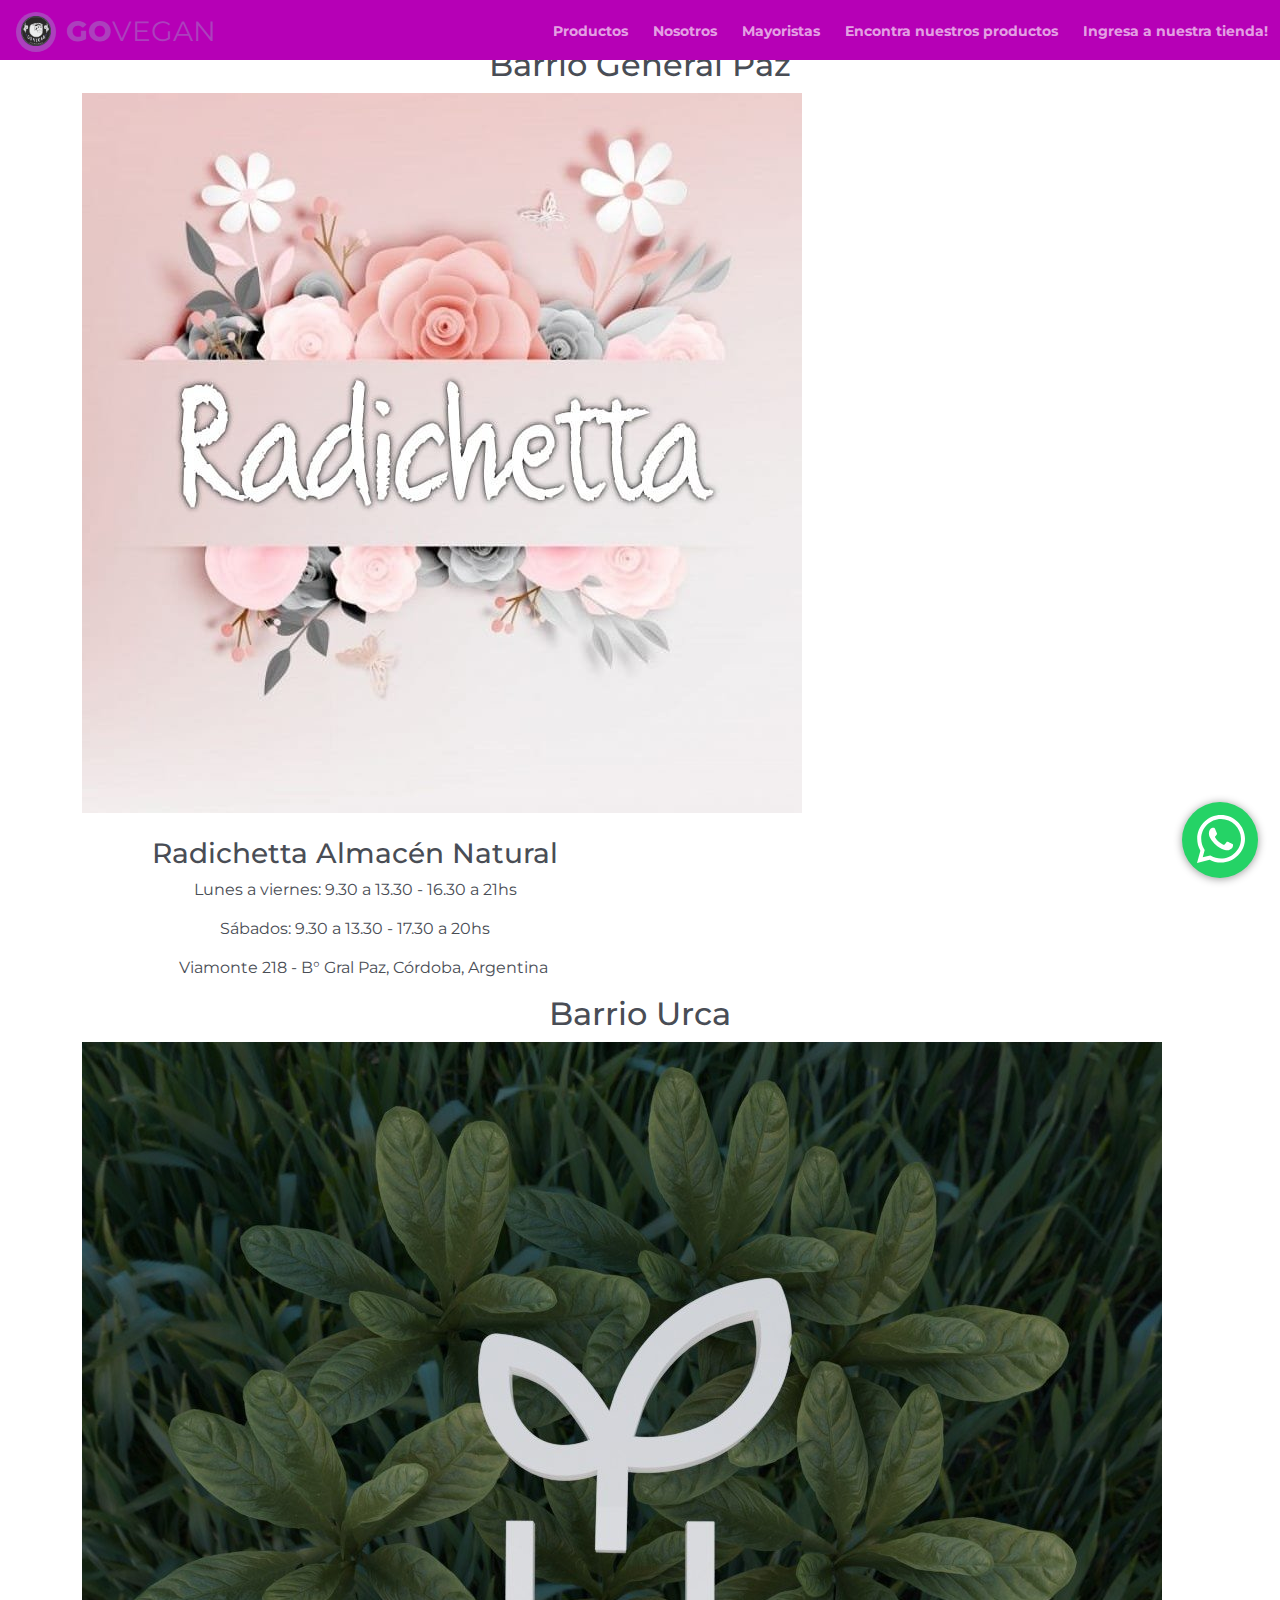
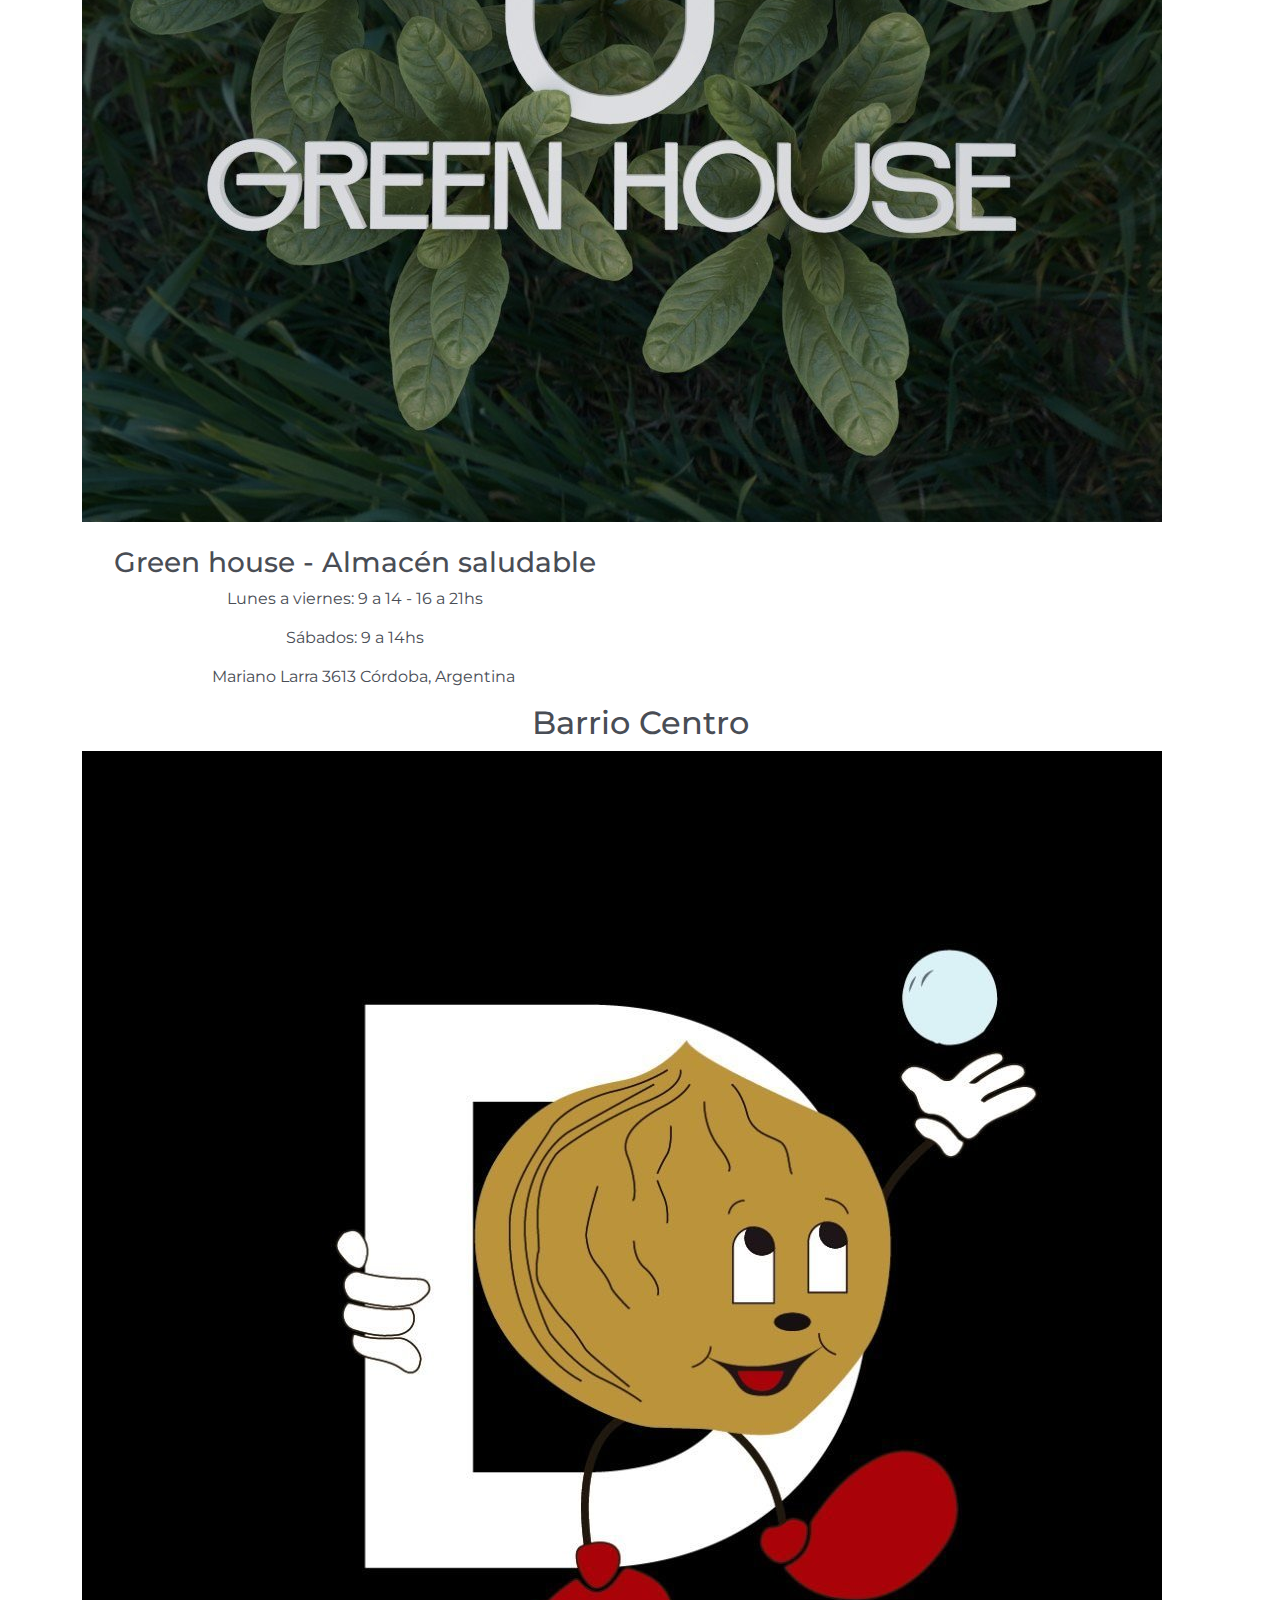
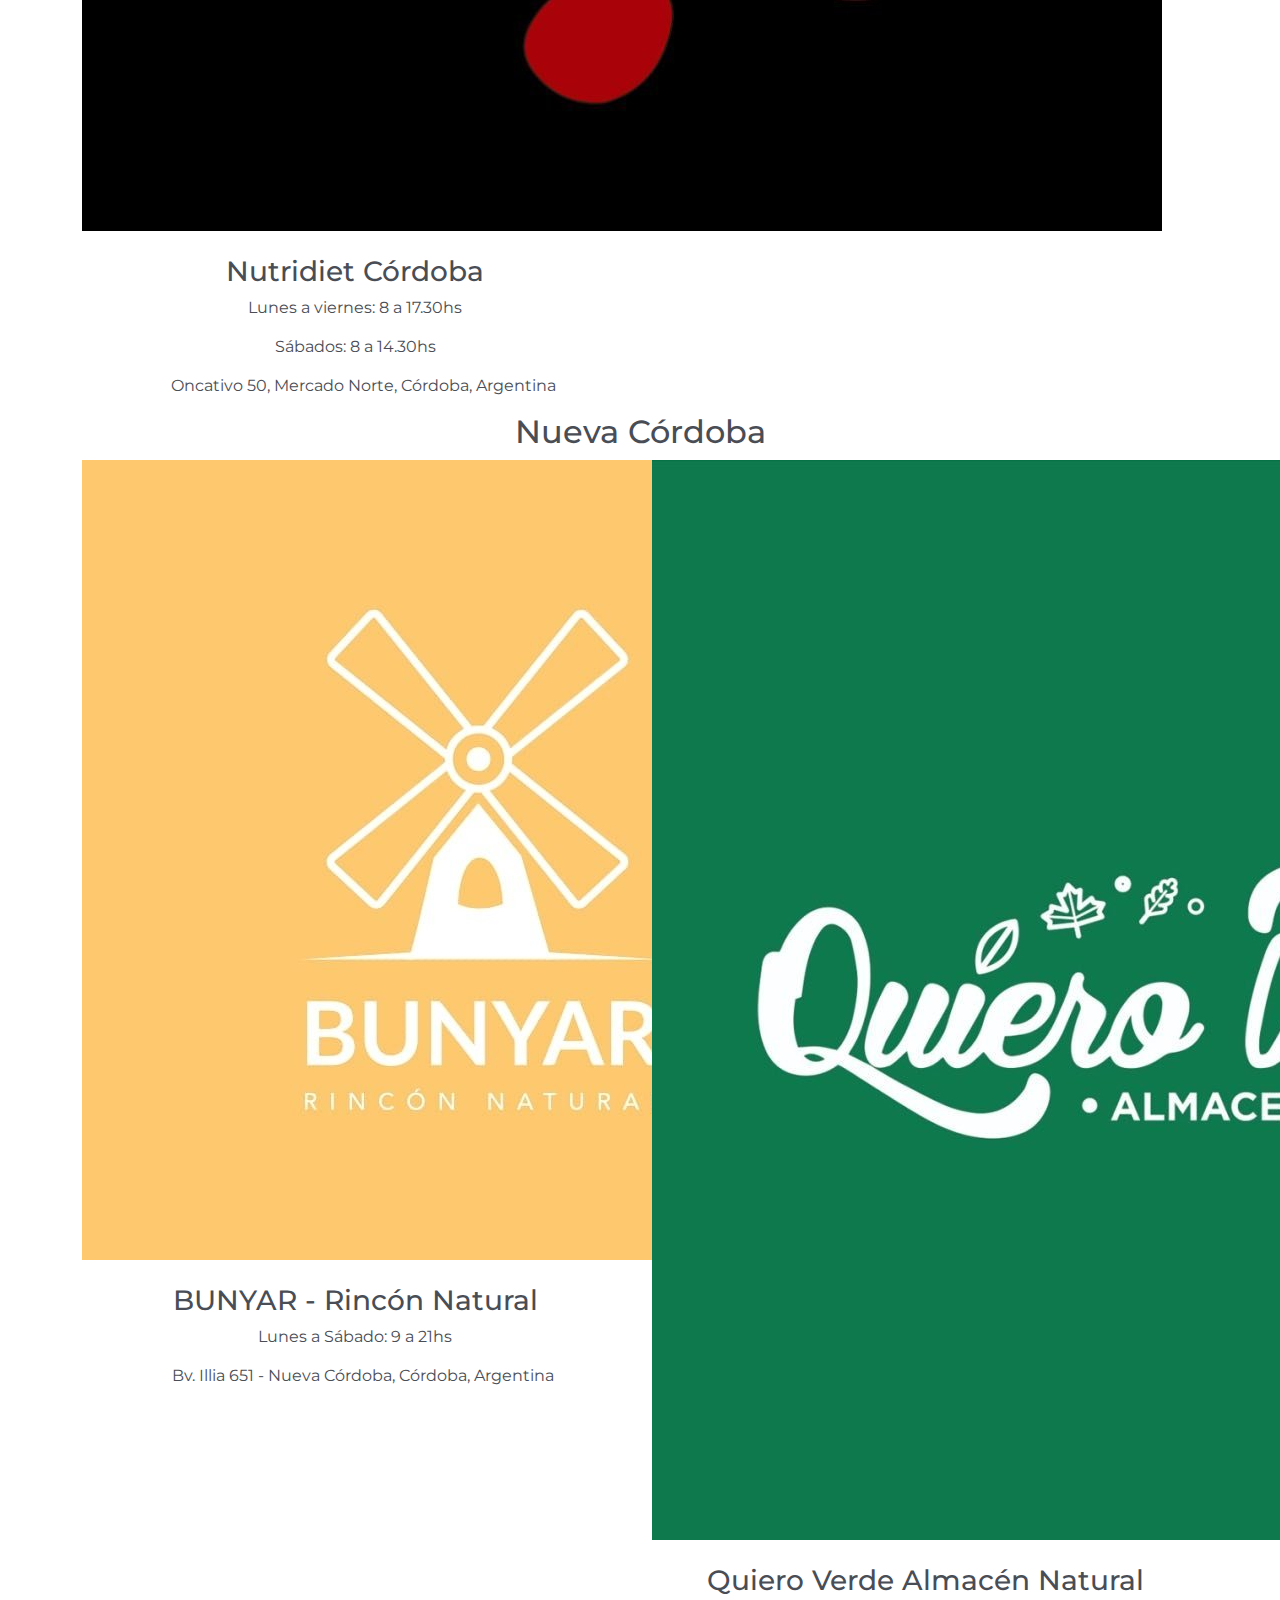
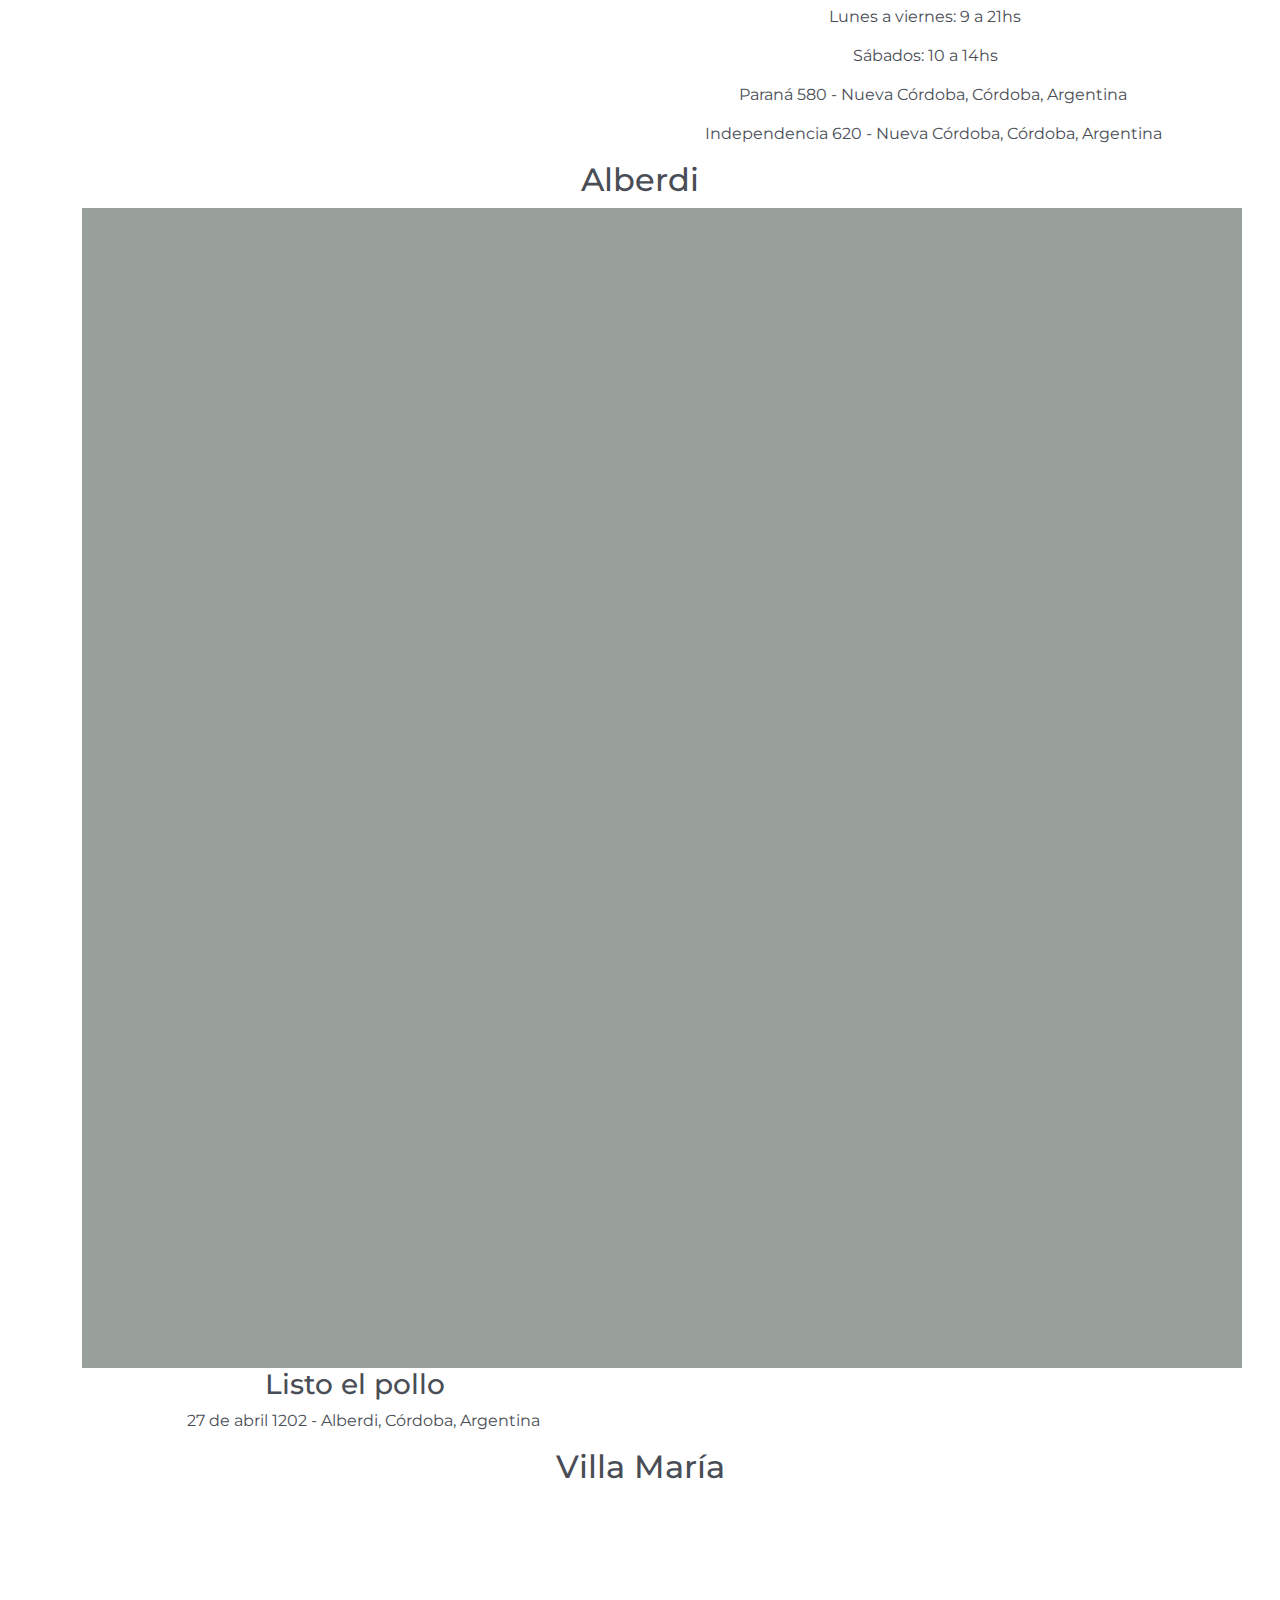
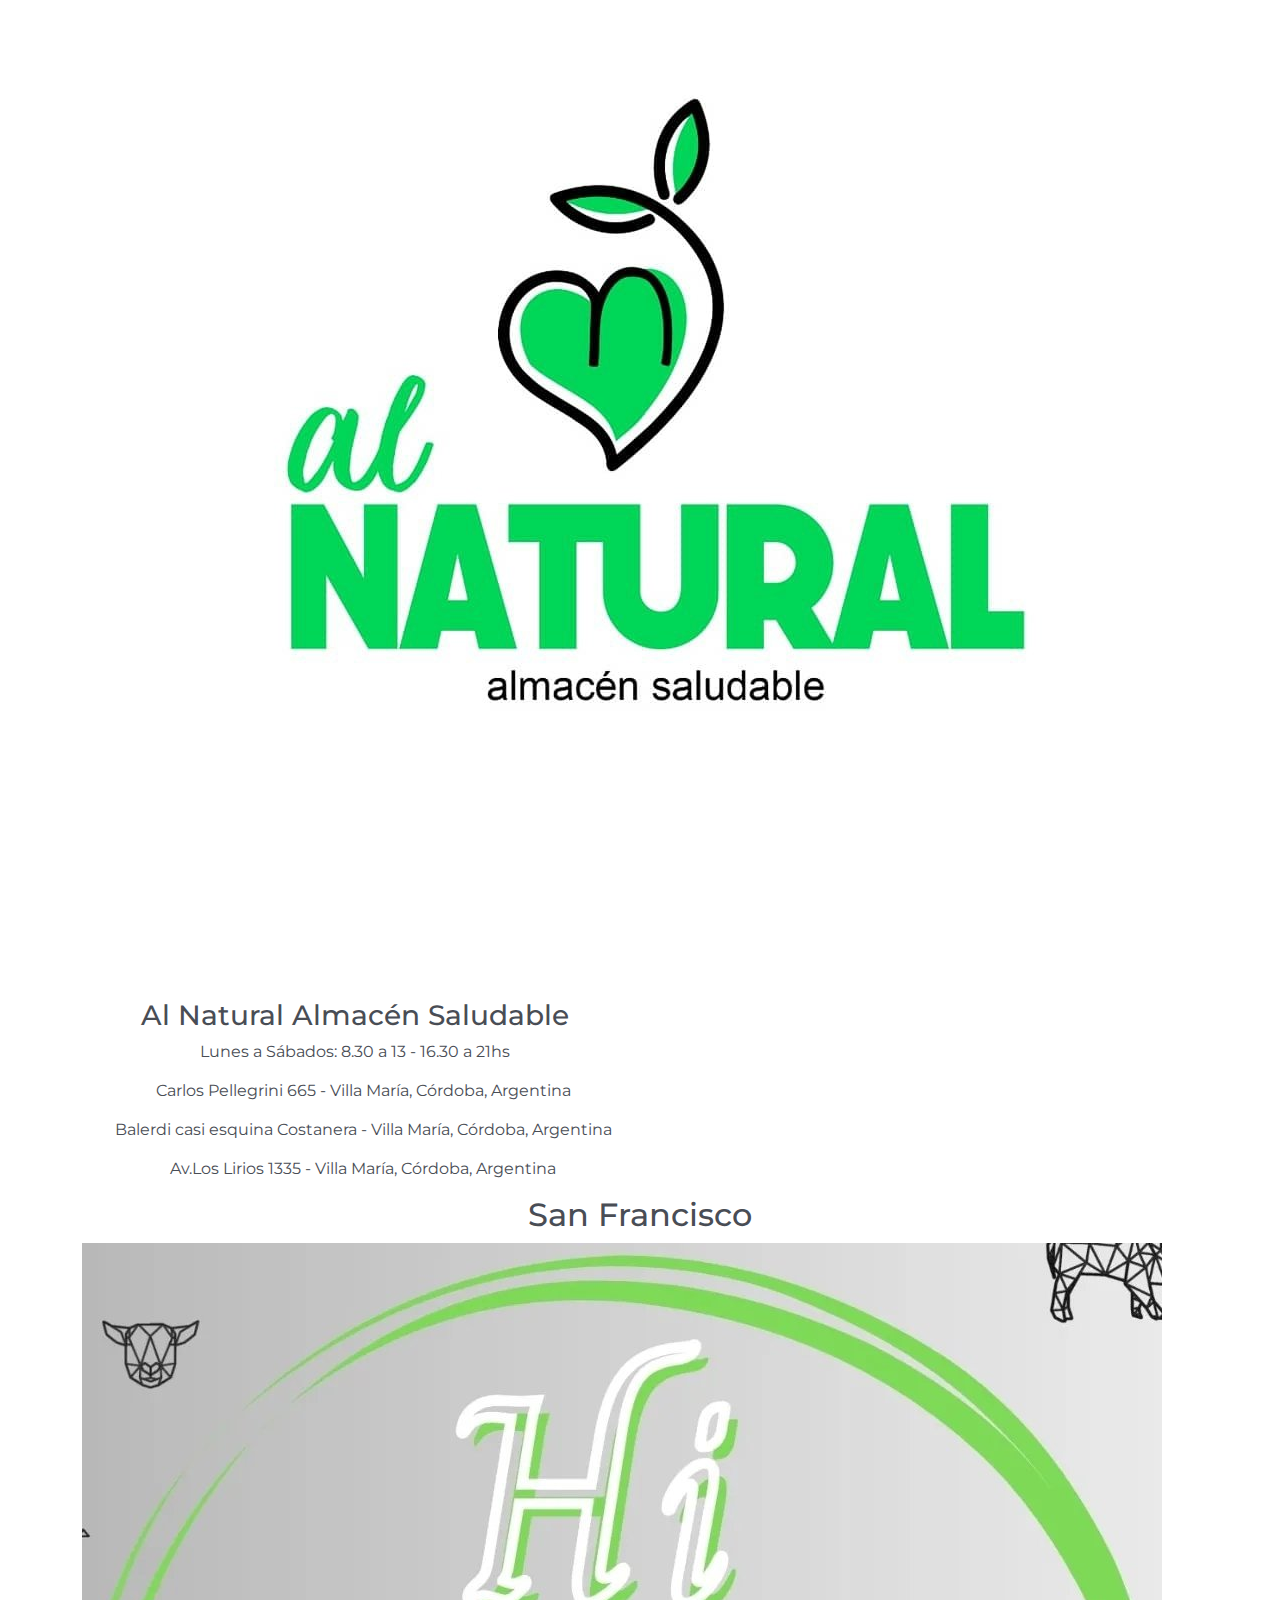
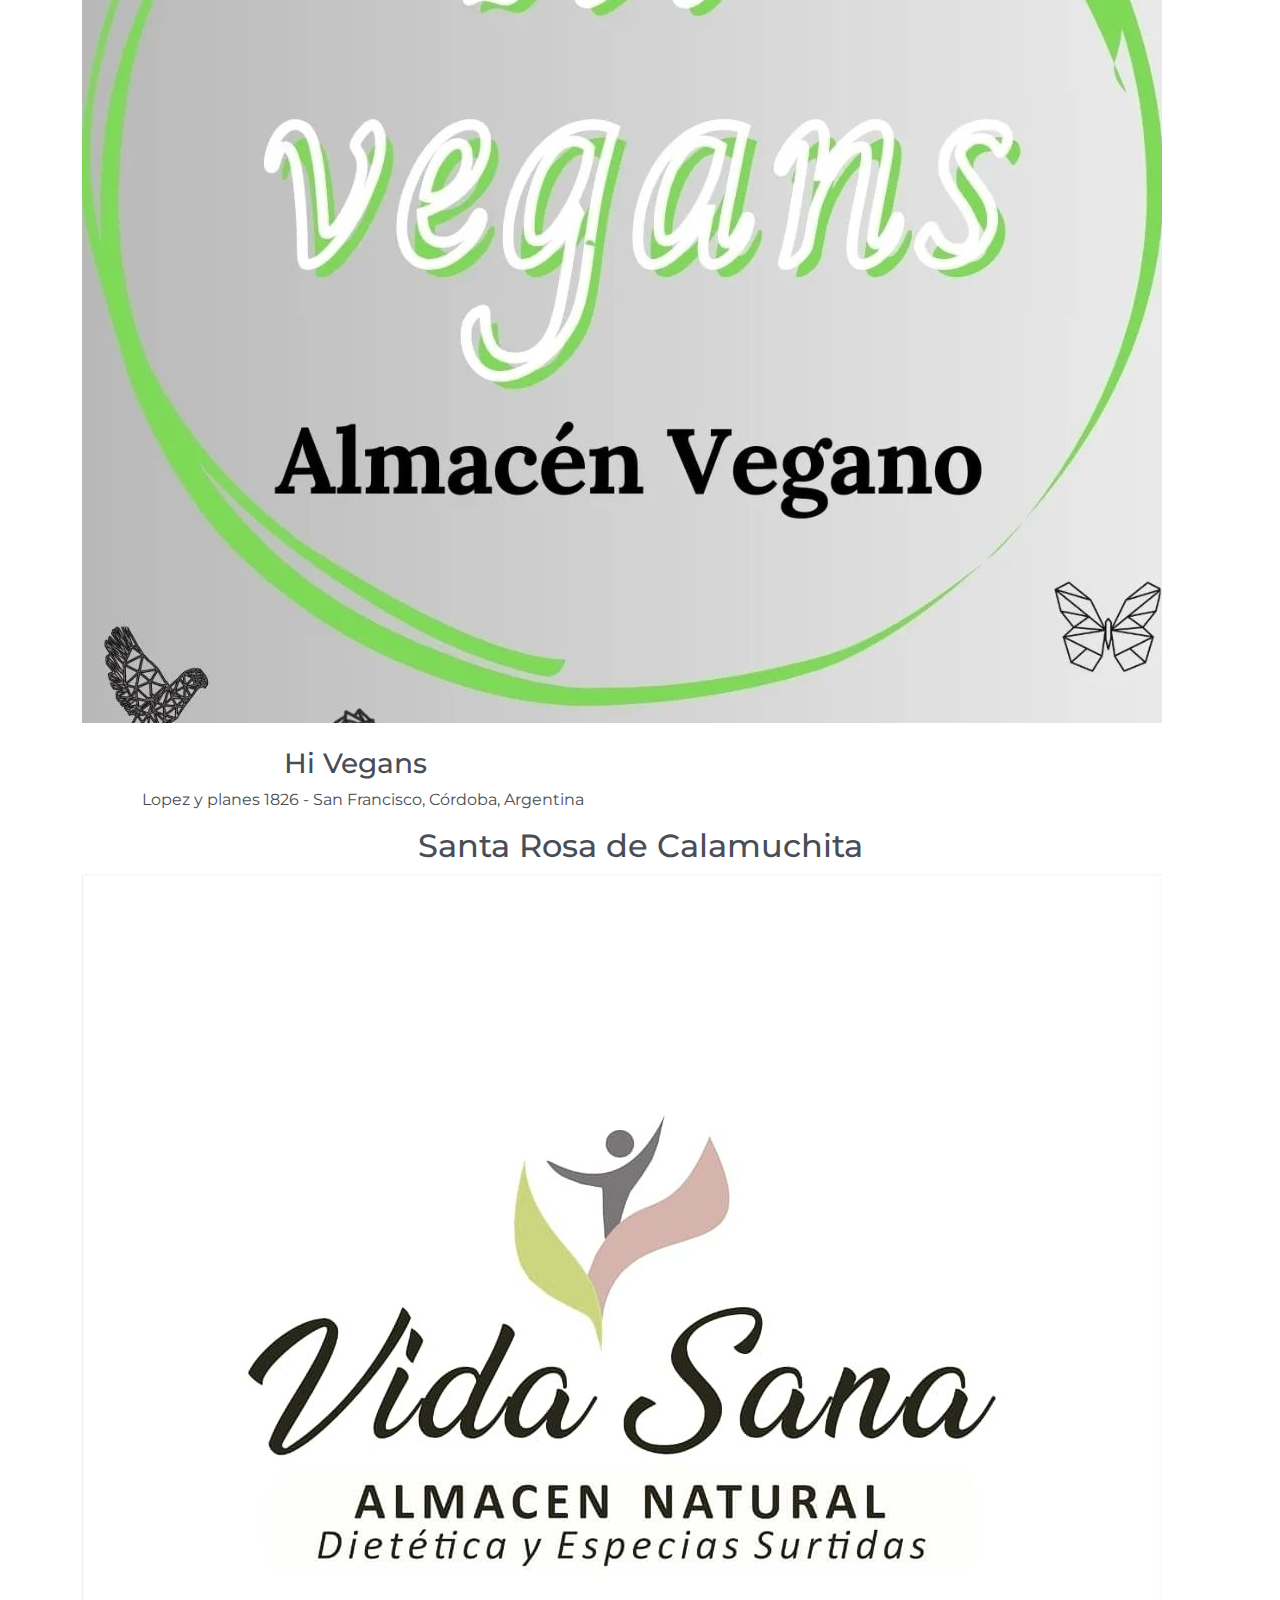
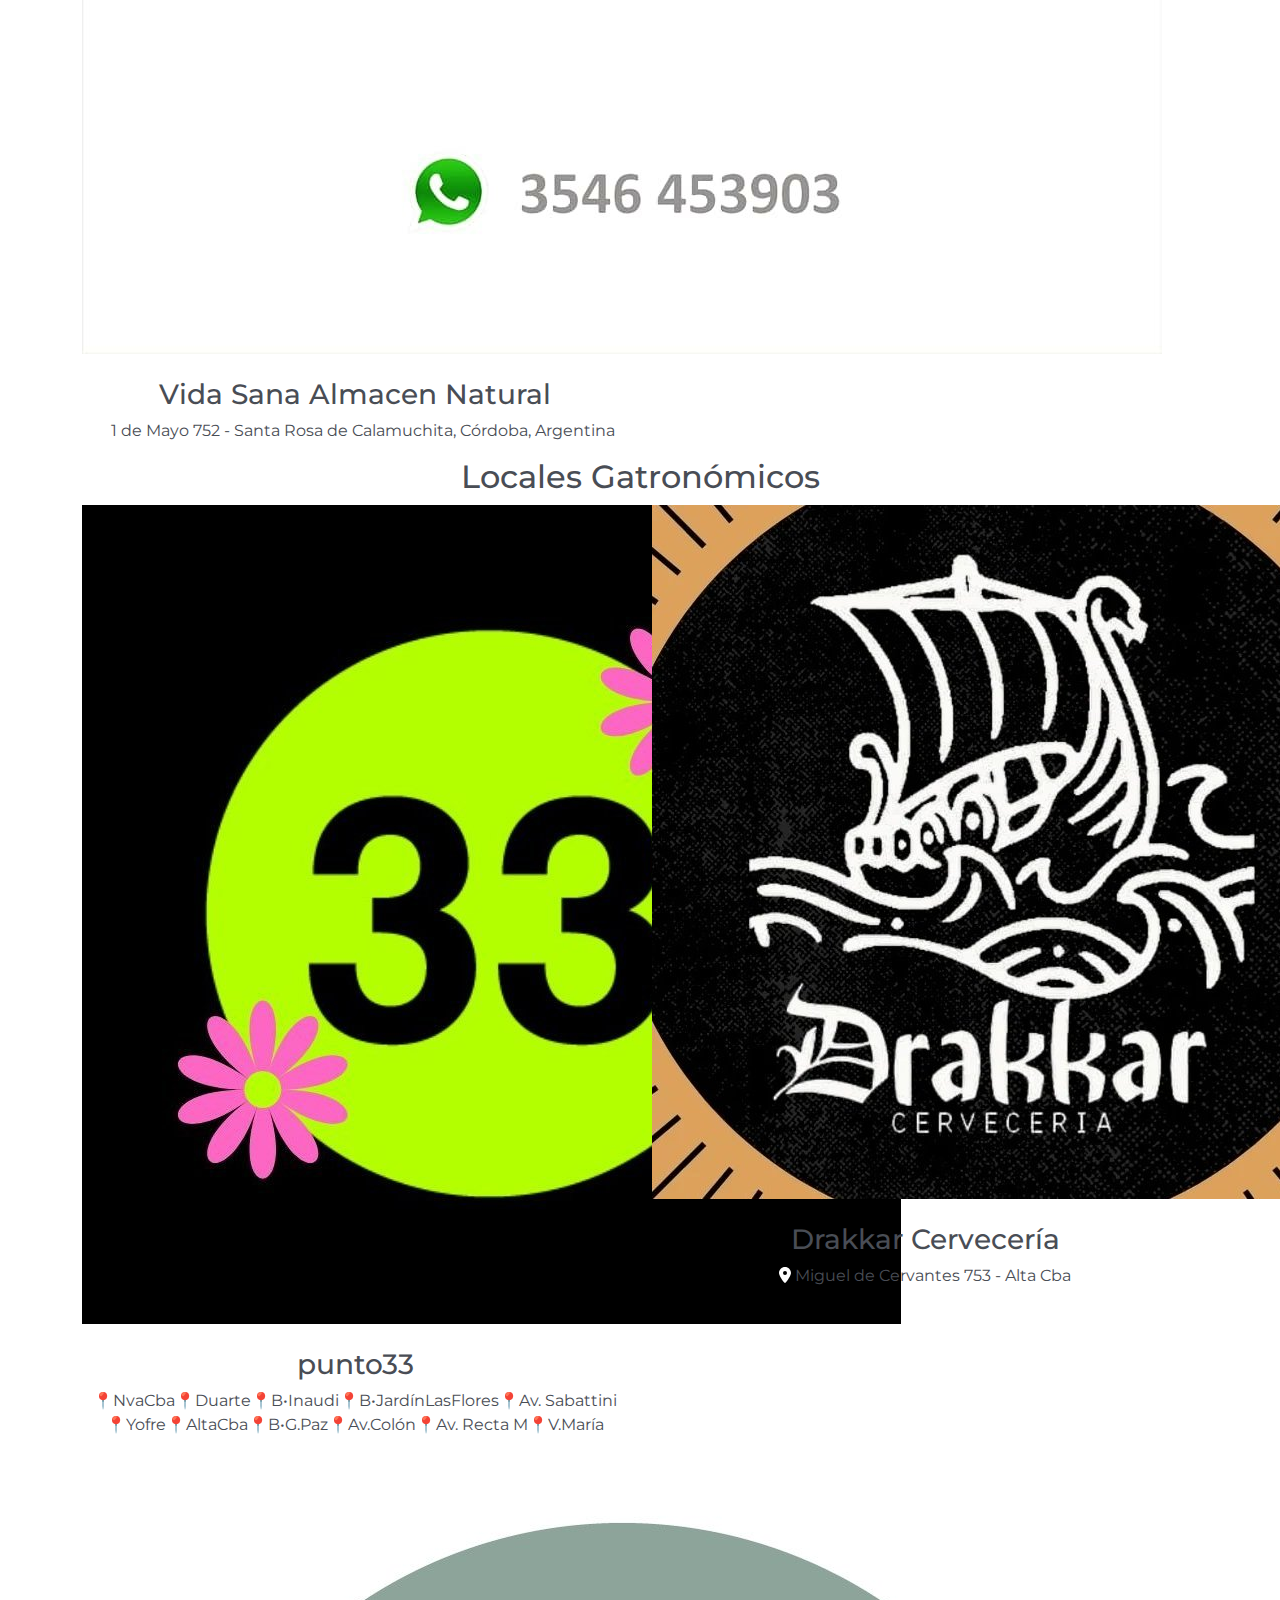
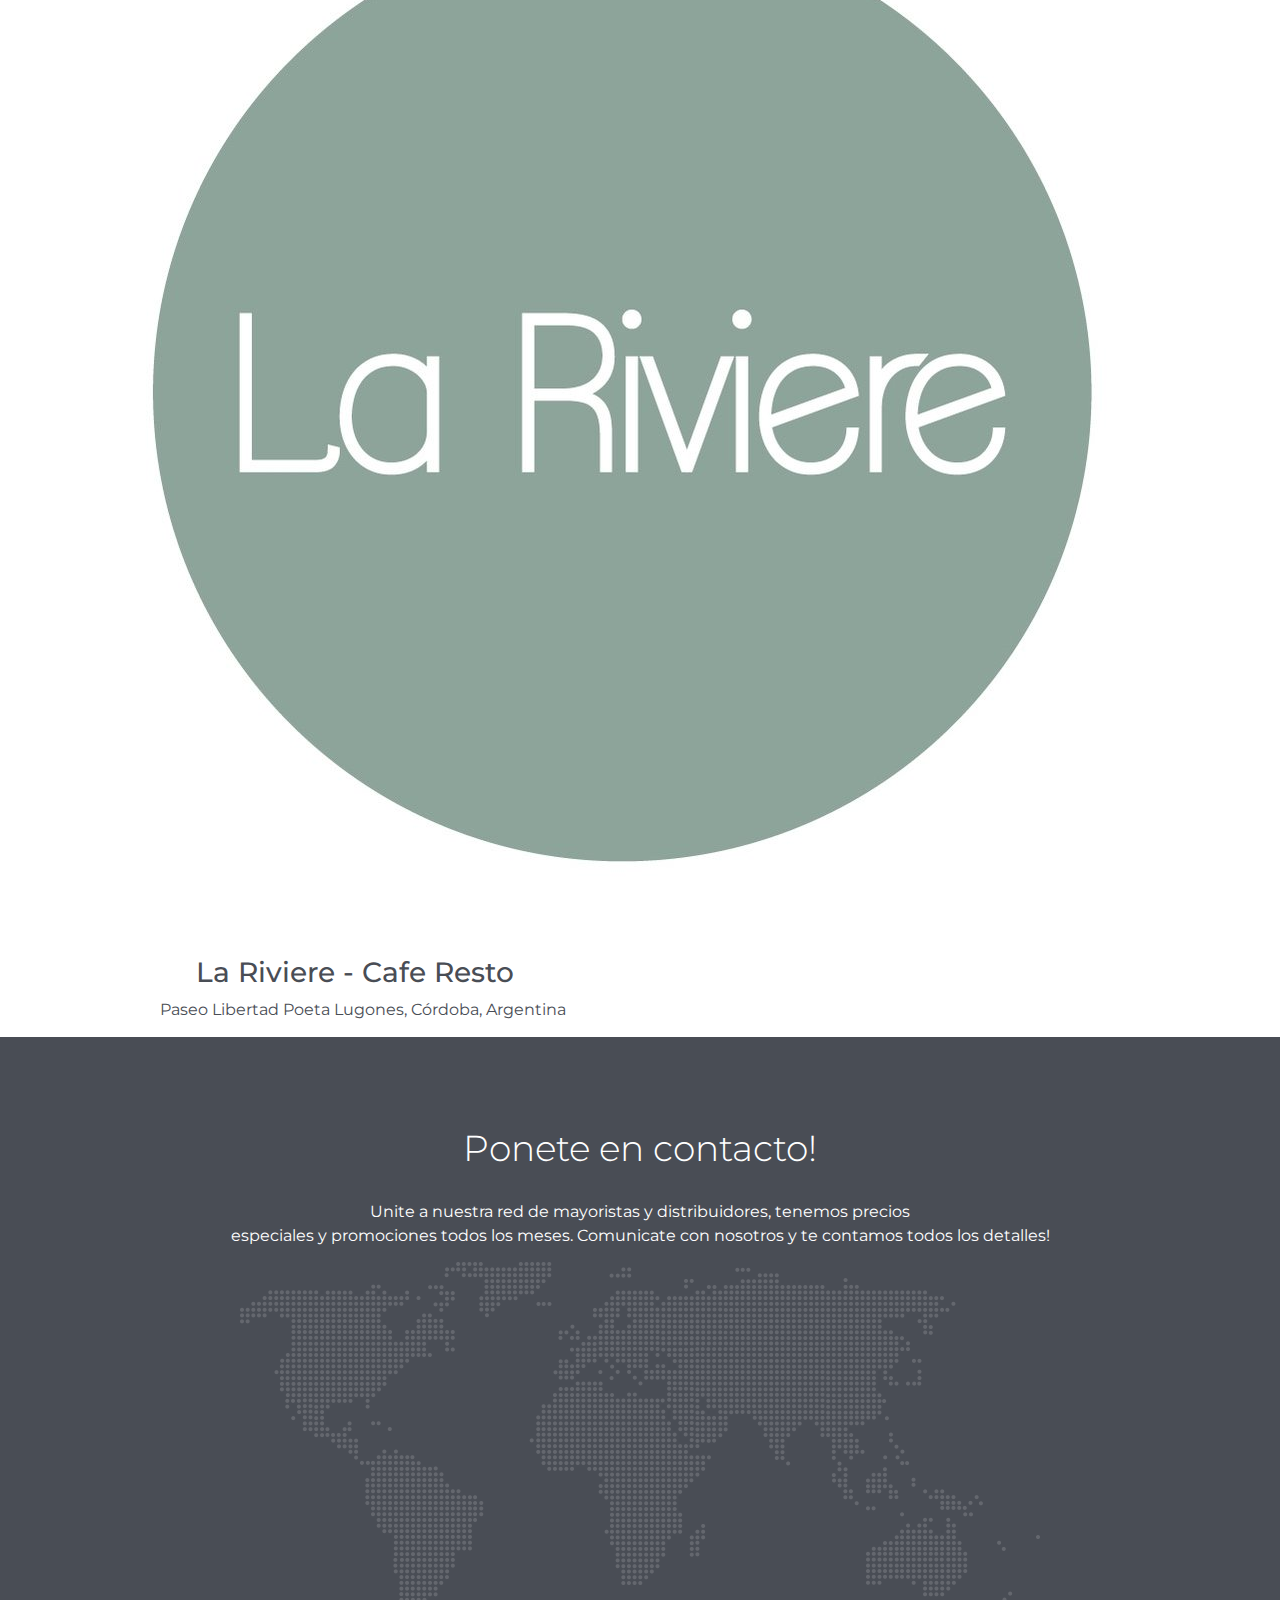
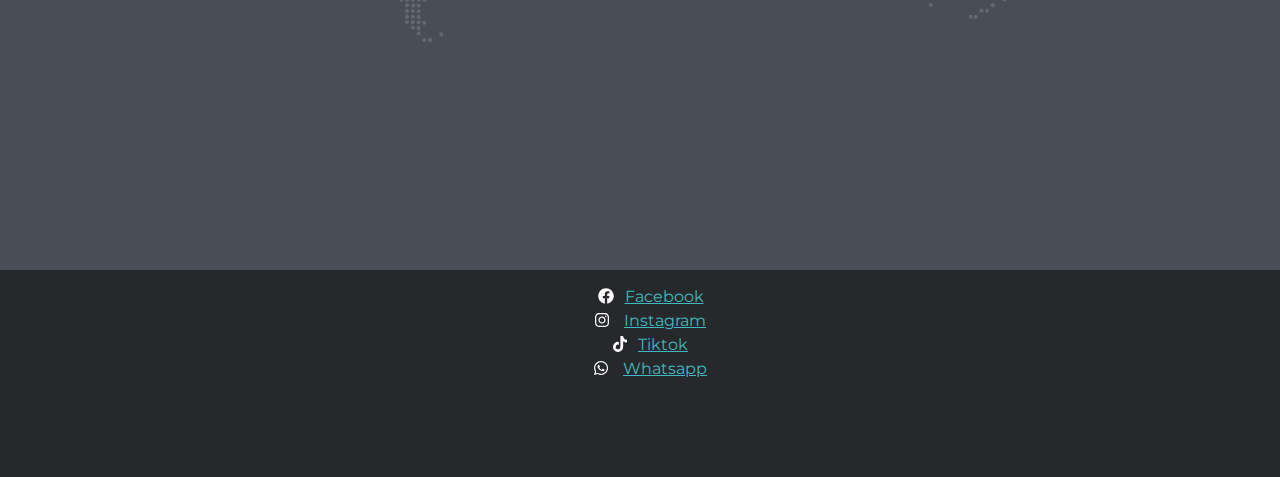
<file: locales.html>
<!DOCTYPE html>
<html lang="en">

<head>
  <title>Go vegan - Comida vegana</title>
  <!-- Meta -->
  <meta charset="utf-8" />
  <meta http-equiv="X-UA-Compatible" content="IE=edge" />
  <meta name="viewport" content="width=device-width, initial-scale=1.0" />
  <meta name="description" content="Go vegan - Comida vegana" />
  <link rel="shortcut icon" href="favicon.ico" />
  <link
    href="https://fonts.googleapis.com/css?family=Open+Sans:300italic,400italic,600italic,700italic,800italic,400,300,600,700,800"
    rel="stylesheet" type="text/css" />
  <link rel="preconnect" href="https://fonts.googleapis.com" />
  <link rel="preconnect" href="https://fonts.gstatic.com" crossorigin />
  <link
    href="https://fonts.googleapis.com/css2?family=Montserrat:ital,wght@0,100..900;1,100..900&family=Raleway:ital,wght@0,100..900;1,100..900&display=swap"
    rel="stylesheet" />
  <!-- FontAwesome JS-->
  <script defer src="assets/fontawesome/js/all.min.js"></script>
  <!-- Global CSS -->
  <link rel="stylesheet" href="assets/plugins/bootstrap/css/bootstrap.min.css" />
  <!-- Theme CSS -->
  <link id="theme-style" rel="stylesheet" href="assets/css/styles.css" />
</head>


<body>
  <!-- ******HEADER****** -->
  <header id="header" class="header-secondary header-mayoristas">
    <nav class="main-nav navbar-expand-md" role="navigation">
      <div class="container-fluid position-relative">
        <a class="logo navbar-brand" href="index.html">
          <span class="logo-icon-wrapper"><img class="logo-icon" src="assets/images/GV-Logo.png" alt="icon" /></span>
          <span class="text"><span class="highlight">GO</span>VEGAN</span>
        </a>
        <!--//logo-->

        <button class="navbar-toggler" type="button" data-bs-toggle="collapse" data-bs-target="#navbar-collapse"
          aria-controls="navbar-collapse" aria-expanded="false" aria-label="Toggle navigation">
          <span class="icon-bar"></span>
          <span class="icon-bar"></span>
          <span class="icon-bar"></span></button><!--//nav-toggle-->

        <div id="navbar-collapse" class="navbar-collapse collapse">
          <ul class="nav navbar-nav ms-md-auto">
            <li class="nav-item">
              <a class="nav-link" href="productos.html">Productos</a>
            </li>
            <li class="nav-item">
              <a class="nav-link" href="nosotros.html">Nosotros</a>
            </li>
            <li class="nav-item">
              <a class="nav-link" href="mayoristas.html">Mayoristas</a>
            </li>
            <li class="nav-item">
              <a class="nav-link" href="locales.html">Encontra nuestros productos</a>
            </li>
            <li class="nav-item">
              <a class="nav-link tienda" href="https://govegan.com.ar">Ingresa a nuestra tienda!</a>
            </li>
          </ul>
          <!--//nav-->
        </div>
        <!--//navabr-collapse-->
      </div>
      <!--//container-->
    </nav>
    <!--//main-nav-->
  </header>
  <!--//header-->

  <div class="team-section-locales">
    <div class="container text-center">
      <h2 class="section-title">Encontra nuestros productos!</h2>
      <div class="members-wrapper row">

        <h2 class="section-title">Barrio General Paz</h2>

        <div class="item col-lg-6">
          <div class="item-inner row align-items-center">
            <div class="profile container col">

              <a href="https://www.instagram.com/radichetta_/" target="_blank">
                <img class="profile-image" src="fotosblog/locales/radicheta.jpg" alt="image" /><i class="fa-brands fa-instagram ig-link"></i>
              </a>
              
            </div>

            <div class="member-content col">
              <h3 class="member-name">Radichetta Almacén Natural</h3>
              

              <div class="member-desc">
                <p>Lunes a viernes: 9.30 a 13.30 - 16.30 a 21hs
                  </p>
                  <p>Sábados: 9.30 a 13.30 - 17.30 a 20hs</p>
                <p><i class="fa-solid fa-location-dot"></i> Viamonte 218 - B° Gral Paz, Córdoba, Argentina</p>

              </div>
              <!--//member-desc-->
            </div>
            <!--//member-content-->
          </div>
          <!--//item-inner-->
        </div>
        <!--//item-->

        <h2 class="section-title">Barrio Urca</h2>

        <div class="item col-lg-6">
          <div class="item-inner row align-items-center">
            <div class="profile container col">

              <a href="https://www.instagram.com/green.housecba/#" target="_blank">
                <img class="profile-image" src="fotosblog/locales/greenhouse.jpg" alt="image" /><i class="fa-brands fa-instagram ig-link"></i>
              </a>
              
            </div>

            <div class="member-content col">
              <h3 class="member-name">Green house - Almacén saludable</h3>
              

              <div class="member-desc">
                <p>Lunes a viernes: 9 a 14 - 16 a 21hs
                  </p>
                  <p>Sábados: 9 a 14hs</p>
                <p><i class="fa-solid fa-location-dot"></i> Mariano Larra 3613 Córdoba, Argentina</p>

              </div>
              <!--//member-desc-->
            </div>
            <!--//member-content-->
          </div>
          <!--//item-inner-->
        </div>
        <!--//item-->

        <h2 class="section-title">Barrio Centro</h2>

        <div class="item col-lg-6">
          <div class="item-inner row align-items-center">
            <div class="profile container col">

              <a href="https://www.instagram.com/nutridiet_cordoba/#" target="_blank">
                <img class="profile-image" src="fotosblog/locales/nutridiet.jpg" alt="image" /><i class="fa-brands fa-instagram ig-link"></i>
              </a>
              
            </div>

            <div class="member-content col">
              <h3 class="member-name">Nutridiet Córdoba</h3>
              

              <div class="member-desc">


                <p>Lunes a viernes: 8 a 17.30hs
                  </p>
                  <p>Sábados: 8 a 14.30hs</p>
                <p><i class="fa-solid fa-location-dot"></i> Oncativo 50, Mercado Norte, Córdoba, Argentina</p>

              </div>
              <!--//member-desc-->
            </div>
            <!--//member-content-->
          </div>
          <!--//item-inner-->
        </div>
        <!--//item-->

        <h2 class="section-title">Nueva Córdoba</h2>

        <div class="item col-lg-6">
          <div class="item-inner row align-items-center">
            <div class="profile container col">

              <a href="https://www.instagram.com/bunyarrinconnatural/#" target="_blank">
                <img class="profile-image" src="fotosblog/locales/bunyar.jpg" alt="image" /><i class="fa-brands fa-instagram ig-link"></i>
              </a>
              
            </div>

            <div class="member-content col">
              <h3 class="member-name">BUNYAR - Rincón Natural</h3>
              

              <div class="member-desc">


                <p>Lunes a Sábado: 9 a 21hs
                  </p>

                <p><i class="fa-solid fa-location-dot"></i> Bv. Illia 651 - Nueva Córdoba, Córdoba, Argentina</p>

              </div>
              <!--//member-desc-->
            </div>
            <!--//member-content-->
          </div>
          <!--//item-inner-->
        </div>
        <!--//item-->

        <div class="item col-lg-6">
          <div class="item-inner row align-items-center">
            <div class="profile container col">

              <a href="https://www.instagram.com/quieroverdealmacen/#" target="_blank">
                <img class="profile-image" src="fotosblog/locales/quieroverde.jpg" alt="image" /><i class="fa-brands fa-instagram ig-link"></i>
              </a>
              
            </div>

            <div class="member-content col">
              <h3 class="member-name">Quiero Verde Almacén Natural</h3>
              

              <div class="member-desc">


                <p>Lunes a viernes: 9 a 21hs
                  </p>
                  <p>Sábados: 10 a 14hs</p>
                <p><i class="fa-solid fa-location-dot"></i> Paraná 580 - Nueva Córdoba, Córdoba, Argentina</p>
                <p><i class="fa-solid fa-location-dot"></i> Independencia 620 - Nueva Córdoba, Córdoba, Argentina</p>

              </div>
              <!--//member-desc-->
            </div>
            <!--//member-content-->
          </div>
          <!--//item-inner-->
        </div>
        <!--//item-->

        <h2 class="section-title">Alberdi</h2>

        <div class="item col-lg-6">
          <div class="item-inner row align-items-center">
            <div class="profile container col">

              <a href="https://www.instagram.com/bunyarrinconnatural/#" target="_blank">
                <img class="profile-image" src="fotosblog/locales/default.png" alt="image" />
              </a>
              
            </div>

            <div class="member-content col">
              <h3 class="member-name">Listo el pollo</h3>
              

              <div class="member-desc">

                <p><i class="fa-solid fa-location-dot"></i> 27 de abril 1202 - Alberdi, Córdoba, Argentina</p>

              </div>
              <!--//member-desc-->
            </div>
            <!--//member-content-->
          </div>
          <!--//item-inner-->
        </div>
        <!--//item-->

        <h2 class="section-title">Villa María</h2>

        <div class="item col-lg-6">
          <div class="item-inner row align-items-center">
            <div class="profile container col">

              <a href="https://www.instagram.com/al.natural.almacen/#" target="_blank">
                <img class="profile-image" src="fotosblog/locales/alnatural.jpg" alt="image" /><i class="fa-brands fa-instagram ig-link"></i>
              </a>
              
            </div>

            <div class="member-content col">
              <h3 class="member-name">Al Natural Almacén Saludable</h3>
              

              <div class="member-desc">

                <p>Lunes a Sábados: 8.30 a 13 - 16.30 a 21hs
                  </p>
                <p><i class="fa-solid fa-location-dot"></i> Carlos Pellegrini 665 - Villa María, Córdoba, Argentina</p>
                <p><i class="fa-solid fa-location-dot"></i> Balerdi casi esquina Costanera - Villa María, Córdoba, Argentina</p>
                <p><i class="fa-solid fa-location-dot"></i> Av.Los Lirios 1335 - Villa María, Córdoba, Argentina</p>


              </div>
              <!--//member-desc-->
            </div>
            <!--//member-content-->
          </div>
          <!--//item-inner-->
        </div>
        <!--//item-->

        <h2 class="section-title">San Francisco</h2>

        <div class="item col-lg-6">
          <div class="item-inner row align-items-center">
            <div class="profile container col">

              <a href="https://www.instagram.com/hivegans_sf/#" target="_blank">
                <img class="profile-image" src="fotosblog/locales/hivegans.jpg" alt="image" /><i class="fa-brands fa-instagram ig-link"></i>
              </a>
              
            </div>

            <div class="member-content col">
              <h3 class="member-name">Hi Vegans</h3>
              

              <div class="member-desc">

                <p><i class="fa-solid fa-location-dot"></i> Lopez y planes 1826 - San Francisco, Córdoba, Argentina</p>

              </div>
              <!--//member-desc-->
            </div>
            <!--//member-content-->
          </div>
          <!--//item-inner-->
        </div>
        <!--//item-->

        <h2 class="section-title">Santa Rosa de Calamuchita</h2>

        <div class="item col-lg-6">
          <div class="item-inner row align-items-center">
            <div class="profile container col">

              <a href="https://www.instagram.com/vida_sana.calamuchita/#" target="_blank">
                <img class="profile-image" src="fotosblog/locales/vidasana.jpg" alt="image" /><i class="fa-brands fa-instagram ig-link"></i>
              </a>
              
            </div>

            <div class="member-content col">
              <h3 class="member-name">Vida Sana Almacen Natural</h3>
              

              <div class="member-desc">

               <p><i class="fa-solid fa-location-dot"></i> 1 de Mayo 752 - Santa Rosa de Calamuchita, Córdoba, Argentina</p>

              </div>
              <!--//member-desc-->
            </div>
            <!--//member-content-->
          </div>
          <!--//item-inner-->
        </div>
        <!--//item-->

        <h2 class="section-title">Locales Gatronómicos</h2>

        <div class="item col-lg-6">
          <div class="item-inner row align-items-center">
            <div class="profile container col">

              <a href="https://www.instagram.com/punto33.cba/#" target="_blank">
                <img class="profile-image" src="fotosblog/locales/punto33.jpg" alt="image" /><i class="fa-brands fa-instagram ig-link"></i>
              </a>
              
            </div>

            <div class="member-content col">
              <h3 class="member-name">punto33</h3>
              

              <div class="member-desc">

               <p>📍NvaCba📍Duarte📍B•Inaudi📍B•JardínLasFlores📍Av. Sabattini 📍Yofre📍AltaCba📍B•G.Paz📍Av.Colón📍Av. Recta M📍V.María</p>

              </div>
              <!--//member-desc-->
            </div>
            <!--//member-content-->
          </div>
          <!--//item-inner-->
        </div>
        <!--//item-->

        <div class="item col-lg-6">
          <div class="item-inner row align-items-center">
            <div class="profile container col">

              <a href="https://www.instagram.com/drakkarcerveceria/#" target="_blank">
                <img class="profile-image" src="fotosblog/locales/drakkar.jpg" alt="image" /><i class="fa-brands fa-instagram ig-link"></i>
              </a>
              
            </div>

            <div class="member-content col">
              <h3 class="member-name">Drakkar Cervecería</h3>
              

              <div class="member-desc">

               <p><i class="fa-solid fa-location-dot"></i> Miguel de Cervantes 753 - Alta Cba</p>

              </div>
              <!--//member-desc-->
            </div>
            <!--//member-content-->
          </div>
          <!--//item-inner-->
        </div>
        <!--//item-->

        <div class="item col-lg-6">
          <div class="item-inner row align-items-center">
            <div class="profile container col">

              <a href="https://www.instagram.com/larivierecaferesto/#" target="_blank">
                <img class="profile-image" src="fotosblog/locales/lariviere.jpg" alt="image" /><i class="fa-brands fa-instagram ig-link"></i>
              </a>
              
            </div>

            <div class="member-content col">
              <h3 class="member-name">La Riviere - Cafe Resto</h3>
              

              <div class="member-desc">

               <p><i class="fa-solid fa-location-dot"></i> Paseo Libertad Poeta Lugones, Córdoba, Argentina</p>

              </div>
              <!--//member-desc-->
            </div>
            <!--//member-content-->
          </div>
          <!--//item-inner-->
        </div>
        <!--//item-->








      </div>
      <!--//members-wrapper-->
    </div>
  </div>
  <!--//team-section-->






  <div id="contact" class="contact-section">
    <div class="container text-center">
      <h2 class="section-title">Ponete en contacto!</h2>
      <div class="contact-content">
        <p>
          Unite a nuestra red de mayoristas y distribuidores, tenemos precios<br class="d-none d-md-block" /> especiales
          y promociones todos los meses.
          Comunicate con nosotros y te contamos todos los detalles!
        </p>
        <iframe class="mapa-mayoristas"
          src="https://www.google.com/maps/d/u/0/embed?mid=11tWPkXQEvehCGwrmnq5VuWORc2504tM&ehbc=2E312F&noprof=1"></iframe>
      </div>
    </div>
    <!--//container-->
  </div>
  <!--//contact-section-->

  <footer class="footer text-center">
    <div class="container">
      <ul>
        <li>
          <i class="fa-brands fa-facebook"></i><a href="https://www.facebook.com/profile.php/?id=100064100103002"
            target="_blank">Facebook</a>
        </li>
        <li>
          <i class="fa-brands fa-instagram"></i>
          <a href="https://www.instagram.com/go_vegan_delivery/" target="_blank">Instagram</a>
        </li>
        <li>
          <i class="fa-brands fa-tiktok"></i><a href="https://www.tiktok.com/@govegan748" target="_blank">Tiktok</a>
        </li>
        <li>
          <i class="fa-brands fa-whatsapp"></i> <a href="https://wa.me/5493543530523" target="_blank">Whatsapp</a>
        </li>
      </ul>
    </div>

    <!--//container-->
  </footer>

  <div class="container whatsapp">
    <div id="whatsapp">
      <a href="https://wa.me/5493543530523" target="_blank">
        <svg width="80" height="80" xmlns="http://www.w3.org/2000/svg" xmlns:svg="http://www.w3.org/2000/svg">
          <g class="layer">
            <title>Layer 1</title>
            <circle cx="40" cy="40" fill="#fff" id="svg_1" r="38" stroke="#000000" stroke-width="0" />
            <path
              d="m57.81072,21.975c-4.48928,-4.5 -10.46786,-6.975 -16.82142,-6.975c-13.11429,0 -23.78571,10.67143 -23.78571,23.78571c0,4.18928 1.09286,8.28215 3.17143,11.89286l-3.375,12.32142l12.61072,-3.31072c3.47143,1.89642 7.38215,2.89286 11.36786,2.89286l0.01072,0c13.10358,0 24.01072,-10.67143 24.01072,-23.78571c0,-6.35357 -2.7,-12.32142 -7.18928,-16.82142l-0.00001,-0.00001l-0.00001,0l-0.00002,0.00001zm-16.82142,36.6c-3.55714,0 -7.03928,-0.95357 -10.07143,-2.75357l-0.71785,-0.42857l-7.47858,1.96072l1.99286,-7.29642l-0.47143,-0.75c-1.98215,-3.15 -3.02142,-6.78215 -3.02142,-10.52142c0,-10.89642 8.87143,-19.76786 19.77858,-19.76786c5.28215,0 10.24286,2.05714 13.97143,5.79642c3.72857,3.73928 6.02142,8.7 6.01072,13.98215c0,10.90714 -9.09642,19.77858 -19.99286,19.77858l0,-0.00002l-0.00001,0l-0.00001,-0.00001zm10.84286,-14.80714c-0.58928,-0.3 -3.51429,-1.73572 -4.06072,-1.92857c-0.54643,-0.20358 -0.94286,-0.3 -1.33928,0.3c-0.39642,0.6 -1.53214,1.92857 -1.88571,2.33572c-0.34286,0.39642 -0.69642,0.45 -1.28571,0.15c-3.49286,-1.74643 -5.78571,-3.11785 -8.08928,-7.07143c-0.61072,-1.05 0.61072,-0.975 1.74643,-3.24643c0.19286,-0.39642 0.09642,-0.73928 -0.05357,-1.03928c-0.15,-0.3 -1.33928,-3.225 -1.83214,-4.41429c-0.48215,-1.15714 -0.975,-0.99642 -1.33928,-1.01785c-0.34286,-0.02142 -0.73928,-0.02142 -1.13572,-0.02142c-0.39642,0 -1.03928,0.15 -1.58571,0.73928c-0.54643,0.6 -2.07858,2.03572 -2.07858,4.96072c0,2.925 2.13214,5.75357 2.42142,6.15c0.3,0.39642 4.18928,6.39642 10.15714,8.97858c3.77143,1.62857 5.25,1.76786 7.13572,1.48928c1.14643,-0.17143 3.51429,-1.43572 4.00714,-2.82857c0.49286,-1.39286 0.49286,-2.58215 0.34286,-2.82857c-0.13928,-0.26786 -0.53572,-0.41785 -1.125,-0.70714l-0.00001,-0.00001l0.00002,-0.00001l-0.00002,-0.00001z"
              fill="currentColor" id="svg_2" />
          </g>
        </svg>
      </a>
    </div>
  </div>

  <!-- Javascript -->
  <script src="assets/plugins/bootstrap/js/bootstrap.min.js"></script>
  <script src="assets/plugins/gumshoe/gumshoe.polyfills.min.js"></script>
  <script src="assets/js/main.js"></script>
  <script src="assets/fontawesome/js/all.min.js"></script>
</body>

</html>
</file>
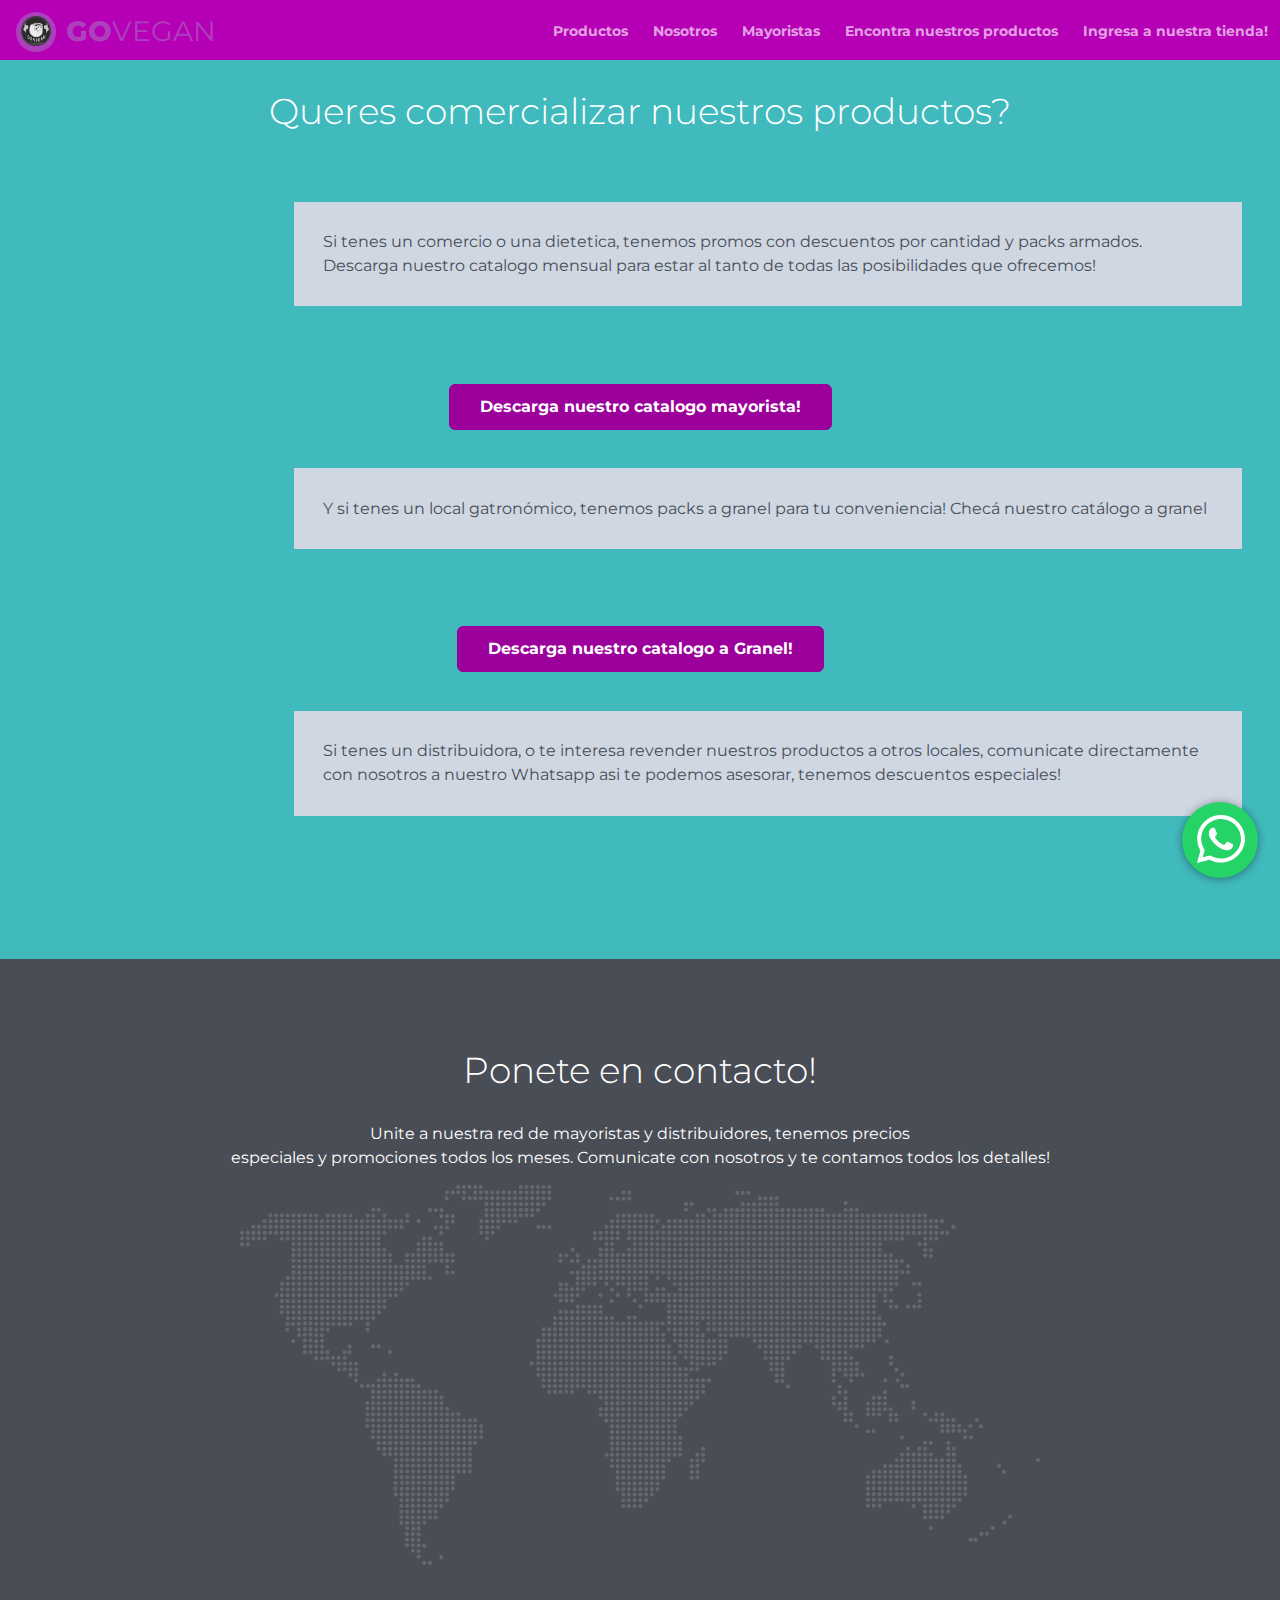
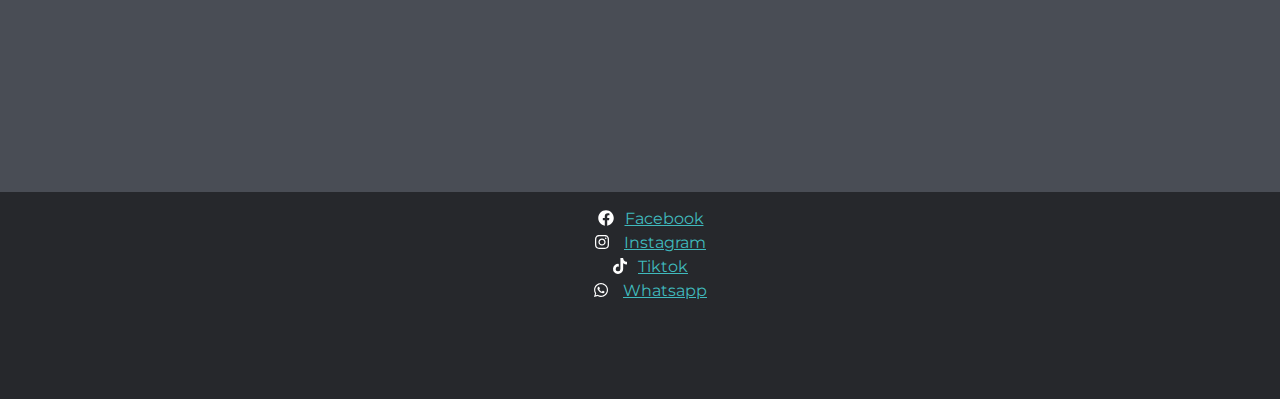
<file: mayoristas.html>
<!DOCTYPE html>
<html lang="en">

<head>
  <title>Go vegan - Comida vegana</title>
  <!-- Meta -->
  <meta charset="utf-8" />
  <meta http-equiv="X-UA-Compatible" content="IE=edge" />
  <meta name="viewport" content="width=device-width, initial-scale=1.0" />
  <meta name="description" content="Go vegan - Comida vegana" />
  <link rel="shortcut icon" href="favicon.ico" />
  <link
    href="https://fonts.googleapis.com/css?family=Open+Sans:300italic,400italic,600italic,700italic,800italic,400,300,600,700,800"
    rel="stylesheet" type="text/css" />
  <link rel="preconnect" href="https://fonts.googleapis.com" />
  <link rel="preconnect" href="https://fonts.gstatic.com" crossorigin />
  <link
    href="https://fonts.googleapis.com/css2?family=Montserrat:ital,wght@0,100..900;1,100..900&family=Raleway:ital,wght@0,100..900;1,100..900&display=swap"
    rel="stylesheet" />
  <!-- FontAwesome JS-->
  <script defer src="assets/fontawesome/js/all.min.js"></script>
  <!-- Global CSS -->
  <link rel="stylesheet" href="assets/plugins/bootstrap/css/bootstrap.min.css" />
  <!-- Theme CSS -->
  <link id="theme-style" rel="stylesheet" href="assets/css/styles.css" />
</head>


<body>
  <!-- ******HEADER****** -->
  <header id="header" class="header-secondary header-mayoristas">
    <nav class="main-nav navbar-expand-md" role="navigation">
      <div class="container-fluid position-relative">
        <a class="logo navbar-brand" href="index.html">
          <span class="logo-icon-wrapper"><img class="logo-icon" src="assets/images/GV-Logo.png" alt="icon" /></span>
          <span class="text"><span class="highlight">GO</span>VEGAN</span>
        </a>
        <!--//logo-->

        <button class="navbar-toggler" type="button" data-bs-toggle="collapse" data-bs-target="#navbar-collapse"
          aria-controls="navbar-collapse" aria-expanded="false" aria-label="Toggle navigation">
          <span class="icon-bar"></span>
          <span class="icon-bar"></span>
          <span class="icon-bar"></span></button><!--//nav-toggle-->

        <div id="navbar-collapse" class="navbar-collapse collapse">
          <ul class="nav navbar-nav ms-md-auto">
            <li class="nav-item">
              <a class="nav-link" href="productos.html">Productos</a>
            </li>
            <li class="nav-item">
              <a class="nav-link" href="nosotros.html">Nosotros</a>
            </li>
            <li class="nav-item">
              <a class="nav-link" href="mayoristas.html">Mayoristas</a>
            </li>
            <li class="nav-item">
              <a class="nav-link" href="locales.html">Encontra nuestros productos</a>
            </li>
            <li class="nav-item">
              <a class="nav-link tienda" href="https://govegan.com.ar">Ingresa a nuestra tienda!</a>
            </li>
          </ul>
          <!--//nav-->
        </div>
        <!--//navabr-collapse-->
      </div>
      <!--//container-->
    </nav>
    <!--//main-nav-->
  </header>
  <!--//header-->


  <div id="mayoristas" class="mayoristas-section">
    <h2 class="section-title text-center">
      Queres comercializar nuestros productos?
    </h2>
    <div class="container-left">
      <div class="para1">
        <p class="para">Si tenes un comercio o una dietetica, tenemos promos con descuentos por
          cantidad y packs armados. Descarga nuestro catalogo mensual para estar al tanto de todas las posibilidades que
          ofrecemos!</p>

          
      </div>
      

      <div class="item mx-auto">
        <div class="text-center mt-4">
          <a class="btn btn-primary btn-cta" href="go vegan catálogo marzo .pdf" target="_blank" download>Descarga nuestro catalogo
            mayorista!</a>
        </div>
      </div>

      <div class="para1">
        <p class="para">Y si tenes un local gatronómico, tenemos packs a granel para tu conveniencia! Checá nuestro catálogo a granel</p>

          
      </div>
      

      <div class="item mx-auto">
        <div class="text-center mt-4">
          <a class="btn btn-primary btn-cta" href="catálogo AGRanel febrero .pdf" target="_blank" download>Descarga nuestro catalogo
            a Granel!</a>
        </div>
      </div>
      <!--//item-->

      

      <div class="para1">
        <p class="para">Si tenes un distribuidora, o te interesa revender nuestros productos a otros locales, comunicate
          directamente con nosotros a nuestro Whatsapp asi te podemos asesorar, tenemos descuentos especiales!</p>
      </div>
    </div>
    <!--//container-->



  </div>
  <!--//testimonials-->




  <div id="contact" class="contact-section">
    <div class="container text-center">
      <h2 class="section-title">Ponete en contacto!</h2>
      <div class="contact-content">
        <p>
          Unite a nuestra red de mayoristas y distribuidores, tenemos precios<br class="d-none d-md-block" /> especiales
          y promociones todos los meses.
          Comunicate con nosotros y te contamos todos los detalles!
        </p>
        <iframe class="mapa-mayoristas"
          src="https://www.google.com/maps/d/u/0/embed?mid=11tWPkXQEvehCGwrmnq5VuWORc2504tM&ehbc=2E312F&noprof=1"></iframe>
      </div>
    </div>
    <!--//container-->
  </div>
  <!--//contact-section-->

  <footer class="footer text-center">
    <div class="container">
      <ul>
        <li>
          <i class="fa-brands fa-facebook"></i><a href="https://www.facebook.com/profile.php/?id=100064100103002"
            target="_blank">Facebook</a>
        </li>
        <li>
          <i class="fa-brands fa-instagram"></i>
          <a href="https://www.instagram.com/go_vegan_delivery/" target="_blank">Instagram</a>
        </li>
        <li>
          <i class="fa-brands fa-tiktok"></i><a href="https://www.tiktok.com/@govegan748" target="_blank">Tiktok</a>
        </li>
        <li>
          <i class="fa-brands fa-whatsapp"></i> <a href="https://wa.me/5493543530523"  target="_blank">Whatsapp</a>
        </li>
      </ul>
    </div>

    <!--//container-->
  </footer>

  <div class="container whatsapp">
    <div id="whatsapp">
      <a href="https://wa.me/5493543530523" target="_blank">
        <svg width="80" height="80" xmlns="http://www.w3.org/2000/svg" xmlns:svg="http://www.w3.org/2000/svg">
          <g class="layer">
            <title>Layer 1</title>
            <circle cx="40" cy="40" fill="#fff" id="svg_1" r="38" stroke="#000000" stroke-width="0" />
            <path
              d="m57.81072,21.975c-4.48928,-4.5 -10.46786,-6.975 -16.82142,-6.975c-13.11429,0 -23.78571,10.67143 -23.78571,23.78571c0,4.18928 1.09286,8.28215 3.17143,11.89286l-3.375,12.32142l12.61072,-3.31072c3.47143,1.89642 7.38215,2.89286 11.36786,2.89286l0.01072,0c13.10358,0 24.01072,-10.67143 24.01072,-23.78571c0,-6.35357 -2.7,-12.32142 -7.18928,-16.82142l-0.00001,-0.00001l-0.00001,0l-0.00002,0.00001zm-16.82142,36.6c-3.55714,0 -7.03928,-0.95357 -10.07143,-2.75357l-0.71785,-0.42857l-7.47858,1.96072l1.99286,-7.29642l-0.47143,-0.75c-1.98215,-3.15 -3.02142,-6.78215 -3.02142,-10.52142c0,-10.89642 8.87143,-19.76786 19.77858,-19.76786c5.28215,0 10.24286,2.05714 13.97143,5.79642c3.72857,3.73928 6.02142,8.7 6.01072,13.98215c0,10.90714 -9.09642,19.77858 -19.99286,19.77858l0,-0.00002l-0.00001,0l-0.00001,-0.00001zm10.84286,-14.80714c-0.58928,-0.3 -3.51429,-1.73572 -4.06072,-1.92857c-0.54643,-0.20358 -0.94286,-0.3 -1.33928,0.3c-0.39642,0.6 -1.53214,1.92857 -1.88571,2.33572c-0.34286,0.39642 -0.69642,0.45 -1.28571,0.15c-3.49286,-1.74643 -5.78571,-3.11785 -8.08928,-7.07143c-0.61072,-1.05 0.61072,-0.975 1.74643,-3.24643c0.19286,-0.39642 0.09642,-0.73928 -0.05357,-1.03928c-0.15,-0.3 -1.33928,-3.225 -1.83214,-4.41429c-0.48215,-1.15714 -0.975,-0.99642 -1.33928,-1.01785c-0.34286,-0.02142 -0.73928,-0.02142 -1.13572,-0.02142c-0.39642,0 -1.03928,0.15 -1.58571,0.73928c-0.54643,0.6 -2.07858,2.03572 -2.07858,4.96072c0,2.925 2.13214,5.75357 2.42142,6.15c0.3,0.39642 4.18928,6.39642 10.15714,8.97858c3.77143,1.62857 5.25,1.76786 7.13572,1.48928c1.14643,-0.17143 3.51429,-1.43572 4.00714,-2.82857c0.49286,-1.39286 0.49286,-2.58215 0.34286,-2.82857c-0.13928,-0.26786 -0.53572,-0.41785 -1.125,-0.70714l-0.00001,-0.00001l0.00002,-0.00001l-0.00002,-0.00001z"
              fill="currentColor" id="svg_2" />
          </g>
        </svg>
      </a>
    </div>
  </div>

  <!-- Javascript -->
  <script src="assets/plugins/bootstrap/js/bootstrap.min.js"></script>
  <script src="assets/plugins/gumshoe/gumshoe.polyfills.min.js"></script>
  <script src="assets/js/main.js"></script>
</body>

</html>
</file>
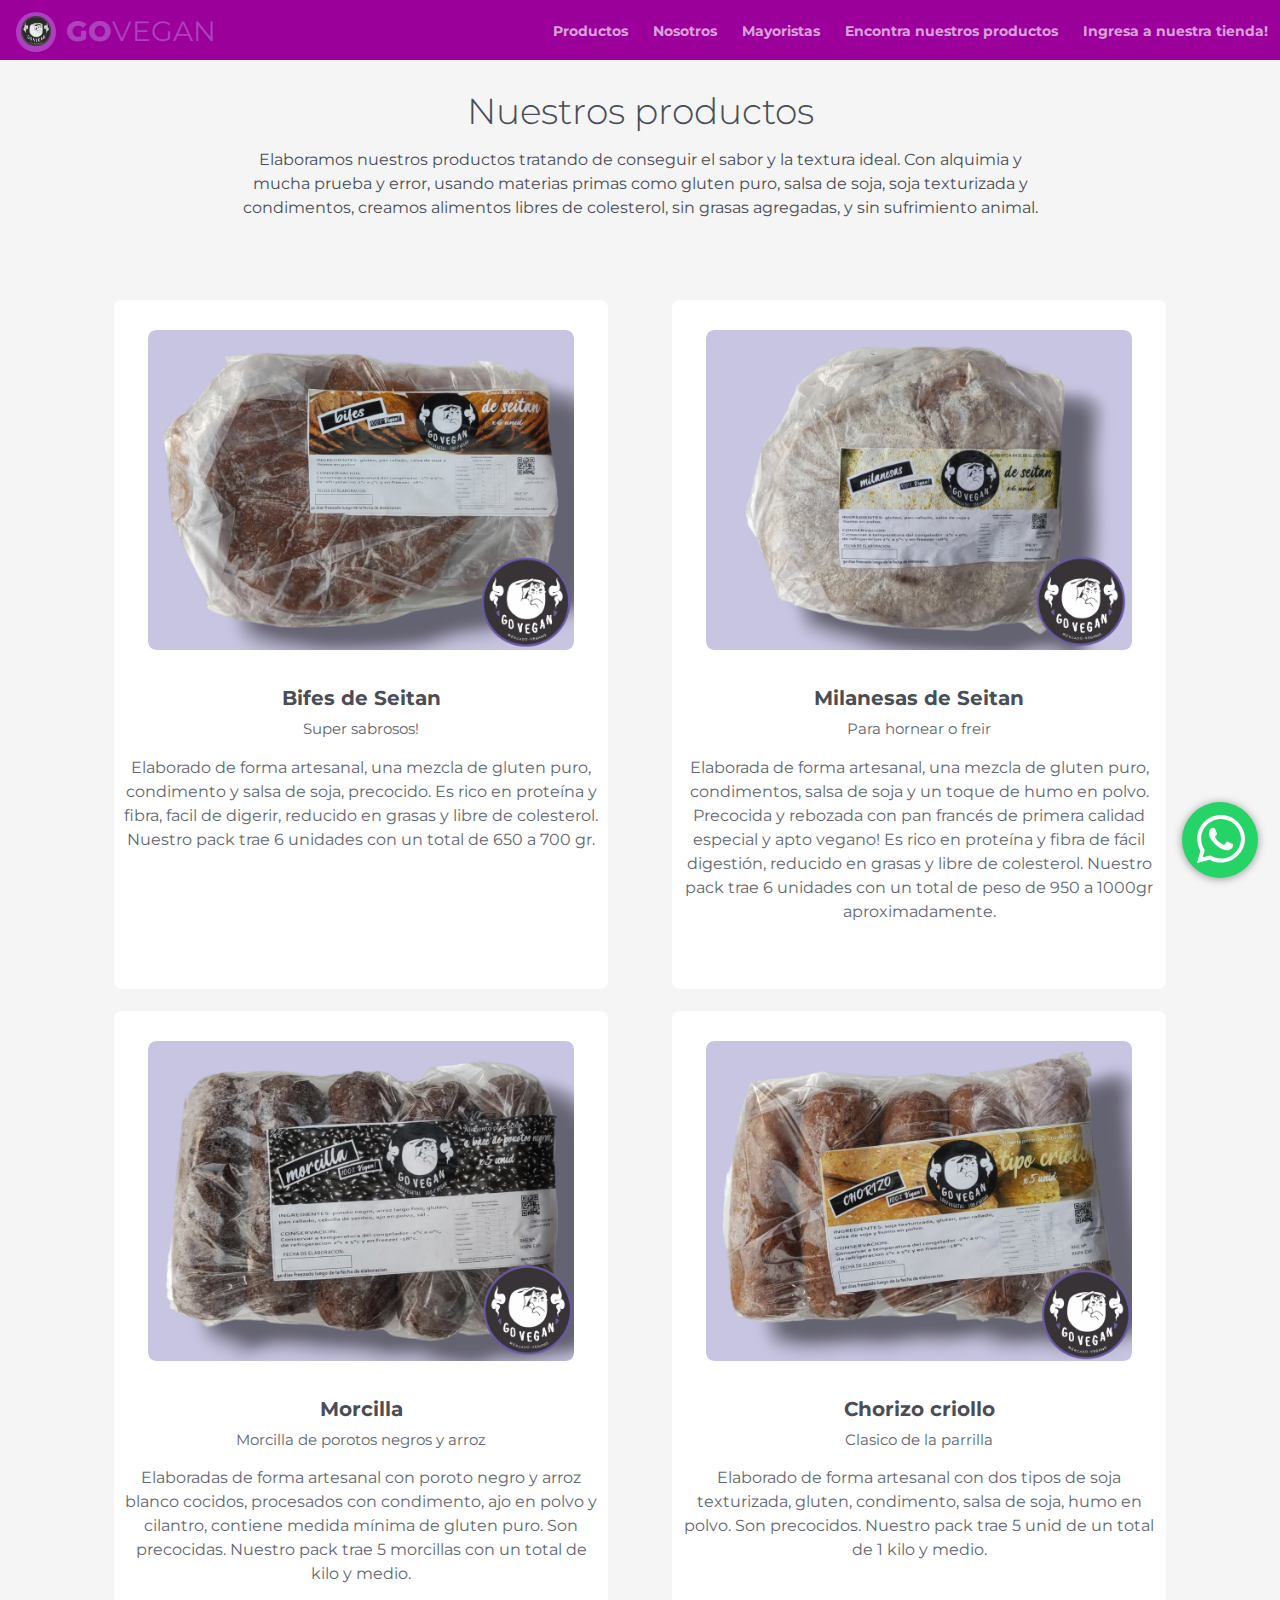
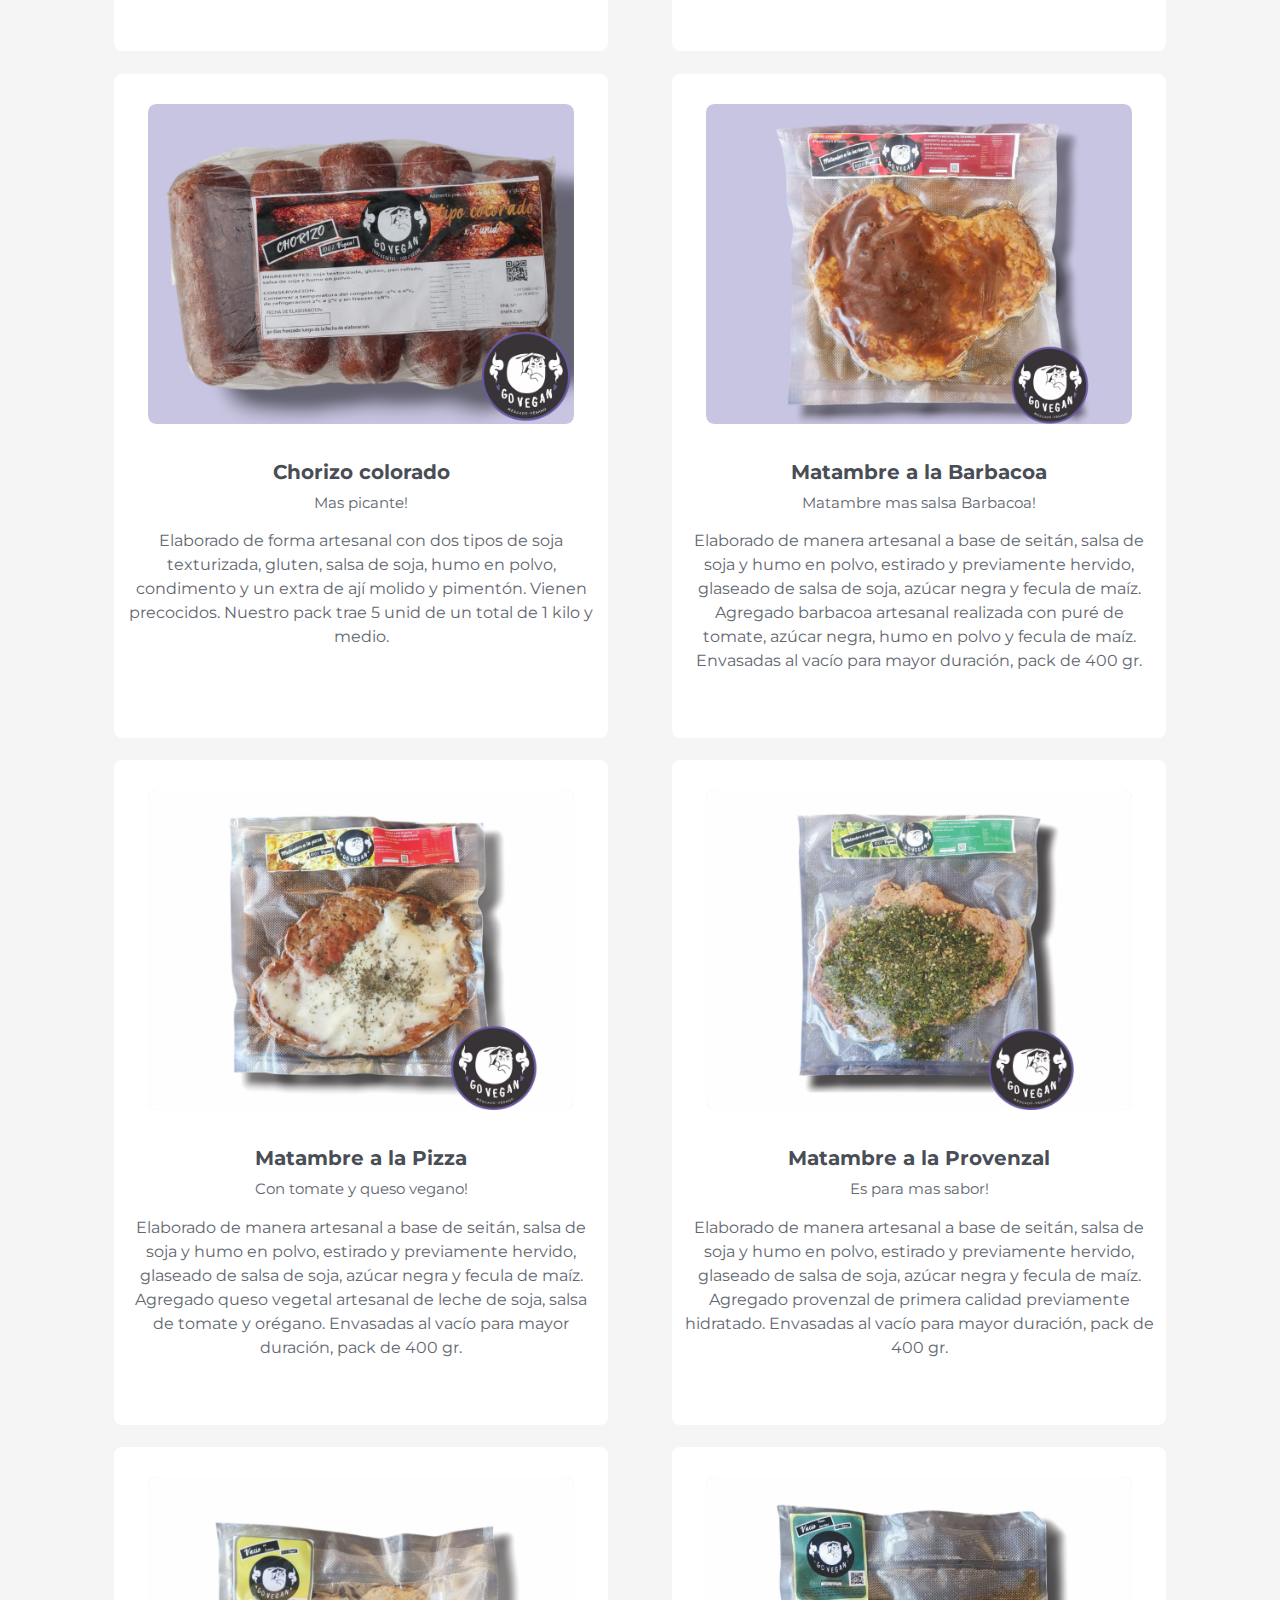
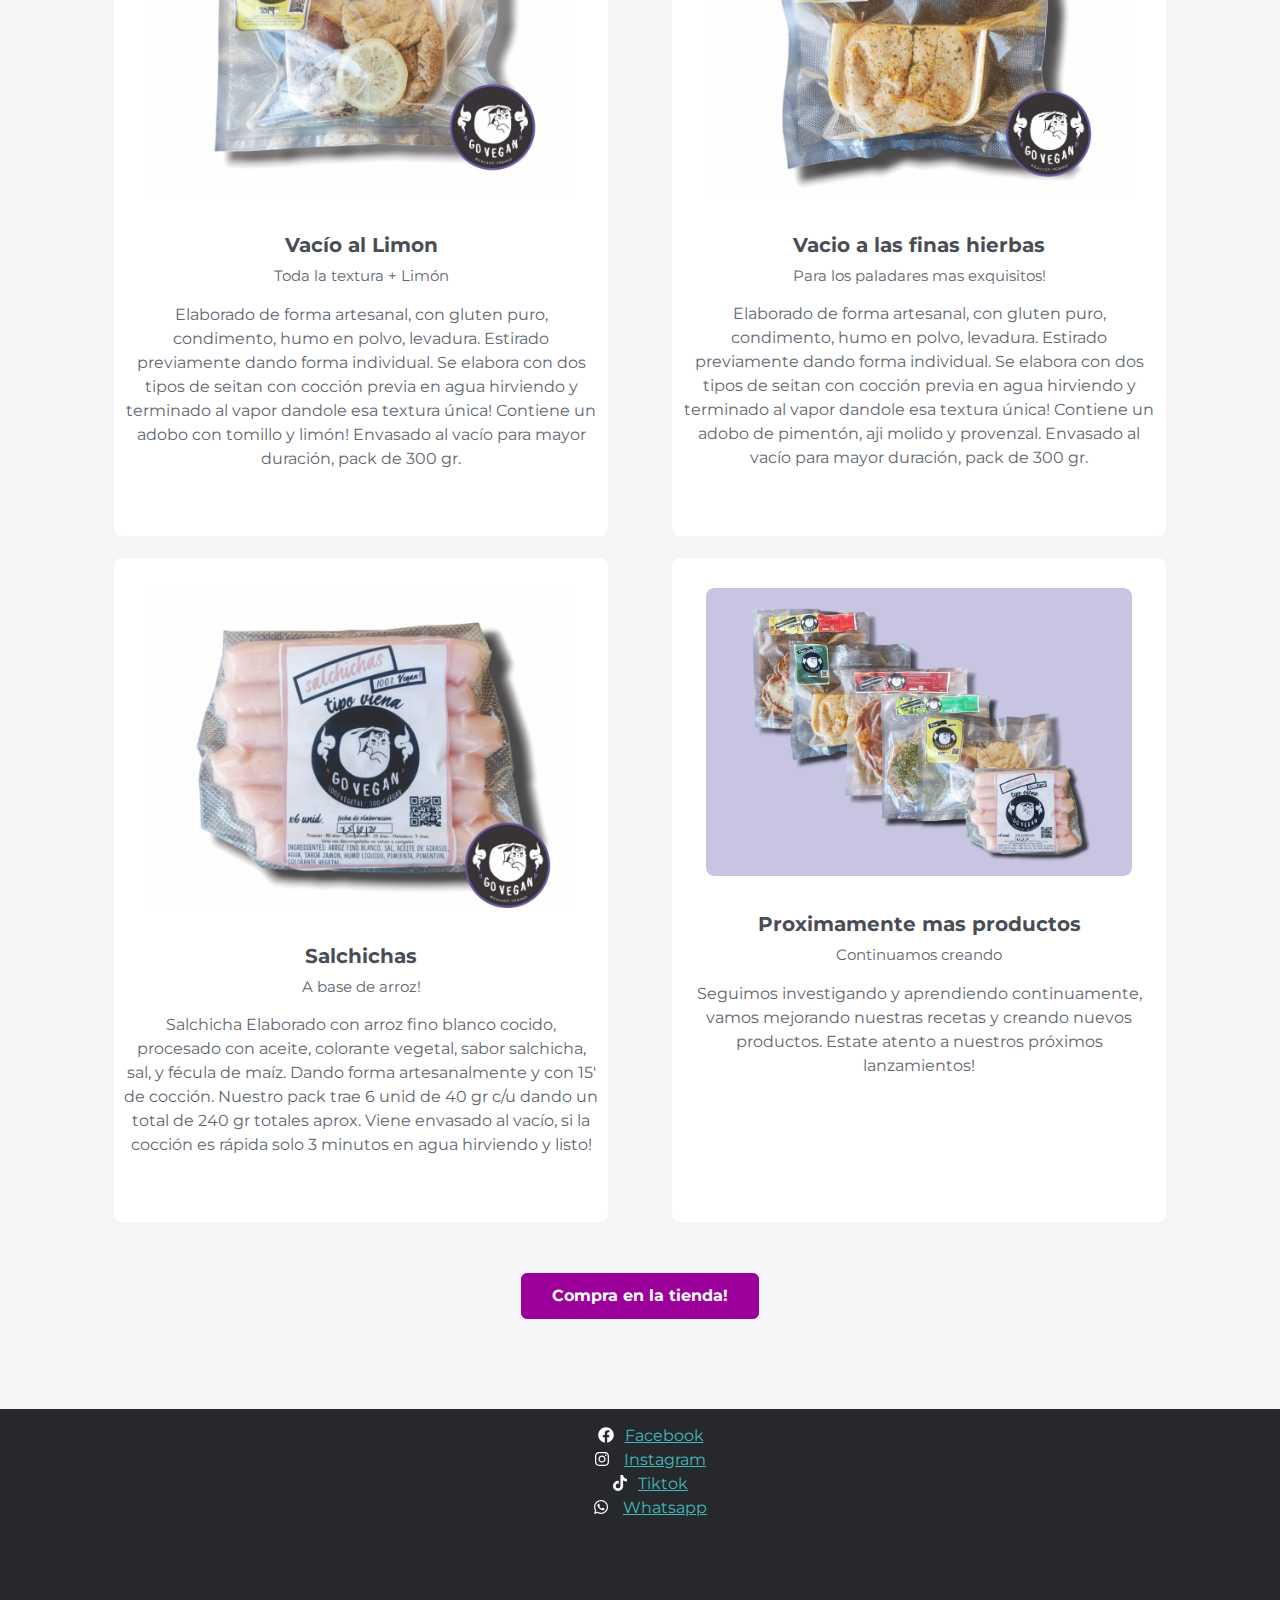
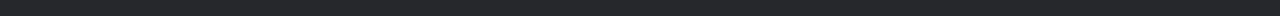
<file: productos.html>
<!DOCTYPE html>
<html lang="en">

<head>
  <title>Go vegan - Comida vegana</title>
  <!-- Meta -->
  <meta charset="utf-8" />
  <meta http-equiv="X-UA-Compatible" content="IE=edge" />
  <meta name="viewport" content="width=device-width, initial-scale=1.0" />
  <meta name="description" content="Go vegan - Comida vegana" />
  <link rel="shortcut icon" href="favicon.ico" />
  <link
    href="https://fonts.googleapis.com/css?family=Open+Sans:300italic,400italic,600italic,700italic,800italic,400,300,600,700,800"
    rel="stylesheet" type="text/css" />
  <link rel="preconnect" href="https://fonts.googleapis.com" />
  <link rel="preconnect" href="https://fonts.gstatic.com" crossorigin />
  <link
    href="https://fonts.googleapis.com/css2?family=Montserrat:ital,wght@0,100..900;1,100..900&family=Raleway:ital,wght@0,100..900;1,100..900&display=swap"
    rel="stylesheet" />
  <!-- FontAwesome JS-->
  <script defer src="assets/fontawesome/js/all.min.js"></script>
  <!-- Global CSS -->
  <link rel="stylesheet" href="assets/plugins/bootstrap/css/bootstrap.min.css" />
  <!-- Theme CSS -->
  <link id="theme-style" rel="stylesheet" href="assets/css/styles.css" />
</head>

<body>
  <!-- ******HEADER****** -->
  <header id="header" class="header-secondary header-productos">
    <nav class="main-nav navbar-expand-md" role="navigation">
      <div class="container-fluid position-relative">
        <a class="logo navbar-brand" href="index.html">
          <span class="logo-icon-wrapper"><img class="logo-icon" src="assets/images/GV-Logo.png" alt="icon" /></span>
          <span class="text"><span class="highlight">GO</span>VEGAN</span>
        </a>
        <!--//logo-->

        <button class="navbar-toggler" type="button" data-bs-toggle="collapse" data-bs-target="#navbar-collapse"
          aria-controls="navbar-collapse" aria-expanded="false" aria-label="Toggle navigation">
          <span class="icon-bar"></span>
          <span class="icon-bar"></span>
          <span class="icon-bar"></span></button><!--//nav-toggle-->

        <div id="navbar-collapse" class="navbar-collapse collapse">
          <ul class="nav navbar-nav ms-md-auto">
            <li class="nav-item">
              <a class="nav-link" href="productos.html">Productos</a>
            </li>
            <li class="nav-item">
              <a class="nav-link" href="nosotros.html">Nosotros</a>
            </li>
            <li class="nav-item">
              <a class="nav-link" href="mayoristas.html">Mayoristas</a>
            </li>
            <li class="nav-item">
              <a class="nav-link" href="locales.html">Encontra nuestros productos</a>
            </li>
            <li class="nav-item">
              <a class="nav-link tienda" href="https://govegan.com.ar">Ingresa a nuestra tienda!</a>
            </li>
          </ul>
          <!--//nav-->
        </div>
        <!--//navabr-collapse-->
      </div>
      <!--//container-->
    </nav>
    <!--//main-nav-->
  </header>
  <!--//header-->



  <div class="team-section" id="team">
    <div class="container text-center">
      <h2 class="section-title">Nuestros productos</h2>
      <div class="story">
        <p>
          Elaboramos nuestros productos tratando de conseguir el sabor y la textura ideal.
          Con alquimia y mucha prueba y error, usando materias primas como gluten puro, salsa de soja, soja texturizada
          y condimentos, creamos alimentos libres de colesterol, sin grasas agregadas, y sin sufrimiento animal.
        </p>
      </div>
      <div class="members-wrapper row">

        <div class="item col-lg-6">
          <div class="item-inner">
            <div class="profile mb-3">
              <img class="profile-image" src="fotosblog/producto-bife.png" alt="image" />
            </div>

            <div class="member-content">
              <h3 class="member-name">Bifes de Seitan</h3>
              <div class="member-title">Super sabrosos!</div>

              <div class="member-desc">
                <p>
                  Elaborado de forma artesanal, una mezcla de gluten puro, condimento y salsa de soja, precocido.
                  Es rico en proteína y fibra, facil de digerir, reducido en grasas y libre de colesterol.
                  Nuestro pack trae 6 unidades con un total de 650 a 700 gr.
                </p>
              </div>
              <!--//member-desc-->
            </div>
            <!--//member-content-->
          </div>
          <!--//item-inner-->
        </div>
        <!--//item-->

        <div class="item col-lg-6">
          <div class="item-inner">
            <div class="profile mb-3">
              <img class="profile-image" src="fotosblog/producto-milanesa.png" alt="image" />
            </div>

            <div class="member-content">
              <h3 class="member-name">Milanesas de Seitan</h3>
              <div class="member-title">Para hornear o freir</div>

              <div class="member-desc">
                <p>
                  Elaborada de forma artesanal, una mezcla de gluten puro, condimentos, salsa de soja y un toque de humo
                  en polvo. Precocida y rebozada con pan francés de primera calidad especial y apto vegano!
                  Es rico en proteína y fibra de fácil digestión, reducido en grasas y libre de colesterol.
                  Nuestro pack trae 6 unidades con un total de peso de 950 a 1000gr aproximadamente.
                </p>
              </div>
              <!--//member-desc-->
            </div>
            <!--//member-content-->
          </div>
          <!--//item-inner-->
        </div>
        <!--//item-->

        <div class="item col-lg-6">
          <div class="item-inner">
            <div class="profile mb-3">
              <img class="profile-image" src="fotosblog/producto-morcilla.png" alt="image" />
            </div>

            <div class="member-content">
              <h3 class="member-name">Morcilla</h3>
              <div class="member-title">Morcilla de porotos negros y arroz</div>

              <div class="member-desc">
                <p>

                  Elaboradas de forma artesanal con poroto negro y arroz blanco cocidos,
                  procesados con condimento, ajo en polvo y cilantro, contiene medida mínima
                  de gluten puro. Son precocidas.
                  Nuestro pack trae 5 morcillas con un total de kilo y medio.
                </p>
              </div>
              <!--//member-desc-->
            </div>
            <!--//member-content-->
          </div>
          <!--//item-inner-->
        </div>
        <!--//item-->

        <div class="item col-lg-6">
          <div class="item-inner">
            <div class="profile mb-3">
              <img class="profile-image" src="fotosblog/producto-criollo.png" alt="image" />
            </div>

            <div class="member-content">
              <h3 class="member-name">Chorizo criollo</h3>
              <div class="member-title">Clasico de la parrilla</div>

              <div class="member-desc">
                <p>
                  Elaborado de forma artesanal con dos tipos de soja texturizada, gluten, condimento, salsa de soja,
                  humo en polvo. Son precocidos.
                  Nuestro pack trae 5 unid de un total de 1 kilo y medio.
                </p>
              </div>
              <!--//member-desc-->
            </div>
            <!--//member-content-->
          </div>
          <!--//item-inner-->
        </div>
        <!--//item-->

        <div class="item col-lg-6">
          <div class="item-inner">
            <div class="profile mb-3">
              <img class="profile-image" src="fotosblog/producto-colorado.png" alt="image" />
            </div>

            <div class="member-content">
              <h3 class="member-name">Chorizo colorado</h3>
              <div class="member-title">Mas picante!</div>

              <div class="member-desc">
                <p>

                  Elaborado de forma artesanal con dos tipos de soja texturizada, gluten, salsa de soja,
                  humo en polvo, condimento y un extra de ají molido y pimentón. Vienen precocidos.
                  Nuestro pack trae 5 unid de un total de 1 kilo y medio.
                </p>
              </div>
              <!--//member-desc-->
            </div>
            <!--//member-content-->
          </div>
          <!--//item-inner-->
        </div>
        <!--//item-->


        <div class="item col-lg-6">
          <div class="item-inner">
            <div class="profile mb-3">
              <img class="profile-image" src="fotosblog/producto-barbacoa.png" alt="image" />
            </div>

            <div class="member-content">
              <h3 class="member-name">Matambre a la Barbacoa</h3>
              <div class="member-title">Matambre mas salsa Barbacoa!</div>

              <div class="member-desc">
                <p>
                  Elaborado de manera artesanal a base de seitán, salsa de soja y humo en polvo, estirado y previamente
                  hervido, glaseado de salsa de soja, azúcar negra y fecula de maíz.
                  Agregado barbacoa artesanal realizada con puré de tomate, azúcar negra, humo en polvo y fecula de
                  maíz.
                  Envasadas al vacío para mayor duración, pack de 400 gr.
                </p>
              </div>
              <!--//member-desc-->
            </div>
            <!--//member-content-->
          </div>
          <!--//item-inner-->
        </div>
        <!--//item-->


        <div class="item col-lg-6">
          <div class="item-inner">
            <div class="profile mb-3">
              <img class="profile-image" src="fotosblog/producto-pizza.png" alt="image" />
            </div>

            <div class="member-content">
              <h3 class="member-name">Matambre a la Pizza</h3>
              <div class="member-title">Con tomate y queso vegano!</div>

              <div class="member-desc">
                <p>

                  Elaborado de manera artesanal a base de seitán, salsa de soja y humo en polvo, estirado y previamente
                  hervido, glaseado de salsa de soja, azúcar negra y fecula de maíz.
                  Agregado queso vegetal artesanal de leche de soja, salsa de tomate y orégano.
                  Envasadas al vacío para mayor duración, pack de 400 gr.
                </p>
              </div>
              <!--//member-desc-->
            </div>
            <!--//member-content-->
          </div>
          <!--//item-inner-->
        </div>
        <!--//item-->


        <div class="item col-lg-6">
          <div class="item-inner">
            <div class="profile mb-3">
              <img class="profile-image" src="fotosblog/producto-provenzal.png" alt="image" />
            </div>

            <div class="member-content">
              <h3 class="member-name">Matambre a la Provenzal</h3>
              <div class="member-title">Es para mas sabor!</div>

              <div class="member-desc">
                <p>

                  Elaborado de manera artesanal a base de seitán, salsa de soja y humo en polvo, estirado y previamente
                  hervido, glaseado de salsa de soja, azúcar negra y fecula de maíz.
                  Agregado provenzal de primera calidad previamente hidratado.
                  Envasadas al vacío para mayor duración, pack de 400 gr.
                </p>
              </div>
              <!--//member-desc-->
            </div>
            <!--//member-content-->
          </div>
          <!--//item-inner-->
        </div>
        <!--//item-->


        <div class="item col-lg-6">
          <div class="item-inner">
            <div class="profile mb-3">
              <img class="profile-image" src="fotosblog/producto-allimon.png" alt="image" />
            </div>

            <div class="member-content">
              <h3 class="member-name">Vacío al Limon</h3>
              <div class="member-title">Toda la textura + Limón</div>

              <div class="member-desc">
                <p>
                  Elaborado de forma artesanal, con gluten puro, condimento, humo en polvo, levadura.
                  Estirado previamente dando forma individual.
                  Se elabora con dos tipos de seitan con cocción previa en agua hirviendo y terminado al vapor dandole
                  esa textura única!
                  Contiene un adobo con tomillo y limón!
                  Envasado al vacío para mayor duración, pack de 300 gr.

                </p>
              </div>
              <!--//member-desc-->
            </div>
            <!--//member-content-->
          </div>
          <!--//item-inner-->
        </div>
        <!--//item-->


        <div class="item col-lg-6">
          <div class="item-inner">
            <div class="profile mb-3">
              <img class="profile-image" src="fotosblog/producto-finashierbas.png" alt="image" />
            </div>

            <div class="member-content">
              <h3 class="member-name">Vacio a las finas hierbas</h3>
              <div class="member-title">Para los paladares mas exquisitos!</div>

              <div class="member-desc">
                <p>


                  Elaborado de forma artesanal, con gluten puro, condimento, humo en polvo, levadura.
                  Estirado previamente dando forma individual.
                  Se elabora con dos tipos de seitan con cocción previa en agua hirviendo y terminado al vapor dandole
                  esa textura única!
                  Contiene un adobo de pimentón, aji molido y provenzal.
                  Envasado al vacío para mayor duración, pack de 300 gr.
                </p>
              </div>
              <!--//member-desc-->
            </div>
            <!--//member-content-->
          </div>
          <!--//item-inner-->
        </div>
        <!--//item-->


        <div class="item col-lg-6">
          <div class="item-inner">
            <div class="profile mb-3">
              <img class="profile-image" src="fotosblog/producto-salchicha.png" alt="image" />
            </div>

            <div class="member-content">
              <h3 class="member-name">Salchichas</h3>
              <div class="member-title">A base de arroz!</div>

              <div class="member-desc">
                <p>
                  Salchicha
                  Elaborado con arroz fino blanco cocido, procesado con aceite, colorante vegetal, sabor salchicha,
                  sal, y fécula de maíz.
                  Dando forma artesanalmente y con 15' de cocción.
                  Nuestro pack trae 6 unid de 40 gr c/u dando un total de 240 gr totales aprox.
                  Viene envasado al vacío, si la cocción es rápida solo 3 minutos en agua hirviendo y listo!
                </p>
              </div>
              <!--//member-desc-->
            </div>
            <!--//member-content-->
          </div>
          <!--//item-inner-->
        </div>
        <!--//item-->

        <div class="item col-lg-6">
          <div class="item-inner">
            <div class="profile mb-3">
              <img class="profile-image" src="fotosblog/producto-proximamente.png" alt="image" />
            </div>

            <div class="member-content">
              <h3 class="member-name">Proximamente mas productos</h3>
              <div class="member-title">Continuamos creando</div>

              <div class="member-desc">
                <p>
                  Seguimos investigando y aprendiendo continuamente, vamos mejorando nuestras recetas y creando nuevos productos.
                  Estate atento a nuestros próximos lanzamientos!
                </p>
              </div>
              <!--//member-desc-->
            </div>
            <!--//member-content-->
          </div>
          <!--//item-inner-->
        </div>
        <!--//item-->





      </div>
      <!--//members-wrapper-->
      <div class="text-center mt-5">
        <a class="btn btn-cta btn-primary" href="https://www.govegan.com.ar" target="_blank">Compra en la tienda!</a>
      </div>
    </div>
  </div>
  <!--//team-section-->





  <footer class="footer text-center">
    <div class="container">
      <ul>
        <li>
          <i class="fa-brands fa-facebook"></i><a href="https://www.facebook.com/profile.php/?id=100064100103002"
            target="_blank">Facebook</a>
        </li>
        <li>
          <i class="fa-brands fa-instagram"></i>
          <a href="https://www.instagram.com/go_vegan_delivery/" target="_blank">Instagram</a>
        </li>
        <li>
          <i class="fa-brands fa-tiktok"></i><a href="https://www.tiktok.com/@govegan748" target="_blank">Tiktok</a>
        </li>
        <li>
          <i class="fa-brands fa-whatsapp"></i> <a href="https://wa.me/5493543530523"  target="_blank">Whatsapp</a>
        </li>
      </ul>
    </div>

    <!--//container-->
  </footer>

  <div class="container whatsapp">
    <div id="whatsapp">
      <a href="https://wa.me/5493543530523" target="_blank">
        <svg width="80" height="80" xmlns="http://www.w3.org/2000/svg" xmlns:svg="http://www.w3.org/2000/svg">
          <g class="layer">
            <title>Layer 1</title>
            <circle cx="40" cy="40" fill="#fff" id="svg_1" r="38" stroke="#000000" stroke-width="0" />
            <path
              d="m57.81072,21.975c-4.48928,-4.5 -10.46786,-6.975 -16.82142,-6.975c-13.11429,0 -23.78571,10.67143 -23.78571,23.78571c0,4.18928 1.09286,8.28215 3.17143,11.89286l-3.375,12.32142l12.61072,-3.31072c3.47143,1.89642 7.38215,2.89286 11.36786,2.89286l0.01072,0c13.10358,0 24.01072,-10.67143 24.01072,-23.78571c0,-6.35357 -2.7,-12.32142 -7.18928,-16.82142l-0.00001,-0.00001l-0.00001,0l-0.00002,0.00001zm-16.82142,36.6c-3.55714,0 -7.03928,-0.95357 -10.07143,-2.75357l-0.71785,-0.42857l-7.47858,1.96072l1.99286,-7.29642l-0.47143,-0.75c-1.98215,-3.15 -3.02142,-6.78215 -3.02142,-10.52142c0,-10.89642 8.87143,-19.76786 19.77858,-19.76786c5.28215,0 10.24286,2.05714 13.97143,5.79642c3.72857,3.73928 6.02142,8.7 6.01072,13.98215c0,10.90714 -9.09642,19.77858 -19.99286,19.77858l0,-0.00002l-0.00001,0l-0.00001,-0.00001zm10.84286,-14.80714c-0.58928,-0.3 -3.51429,-1.73572 -4.06072,-1.92857c-0.54643,-0.20358 -0.94286,-0.3 -1.33928,0.3c-0.39642,0.6 -1.53214,1.92857 -1.88571,2.33572c-0.34286,0.39642 -0.69642,0.45 -1.28571,0.15c-3.49286,-1.74643 -5.78571,-3.11785 -8.08928,-7.07143c-0.61072,-1.05 0.61072,-0.975 1.74643,-3.24643c0.19286,-0.39642 0.09642,-0.73928 -0.05357,-1.03928c-0.15,-0.3 -1.33928,-3.225 -1.83214,-4.41429c-0.48215,-1.15714 -0.975,-0.99642 -1.33928,-1.01785c-0.34286,-0.02142 -0.73928,-0.02142 -1.13572,-0.02142c-0.39642,0 -1.03928,0.15 -1.58571,0.73928c-0.54643,0.6 -2.07858,2.03572 -2.07858,4.96072c0,2.925 2.13214,5.75357 2.42142,6.15c0.3,0.39642 4.18928,6.39642 10.15714,8.97858c3.77143,1.62857 5.25,1.76786 7.13572,1.48928c1.14643,-0.17143 3.51429,-1.43572 4.00714,-2.82857c0.49286,-1.39286 0.49286,-2.58215 0.34286,-2.82857c-0.13928,-0.26786 -0.53572,-0.41785 -1.125,-0.70714l-0.00001,-0.00001l0.00002,-0.00001l-0.00002,-0.00001z"
              fill="currentColor" id="svg_2" />
          </g>
        </svg>
      </a>
    </div>
  </div>

  <!-- Javascript -->
  <script src="assets/plugins/bootstrap/js/bootstrap.min.js"></script>
  <script src="assets/plugins/gumshoe/gumshoe.polyfills.min.js"></script>
  <script src="assets/js/main.js"></script>
</body>

</html>
</file>
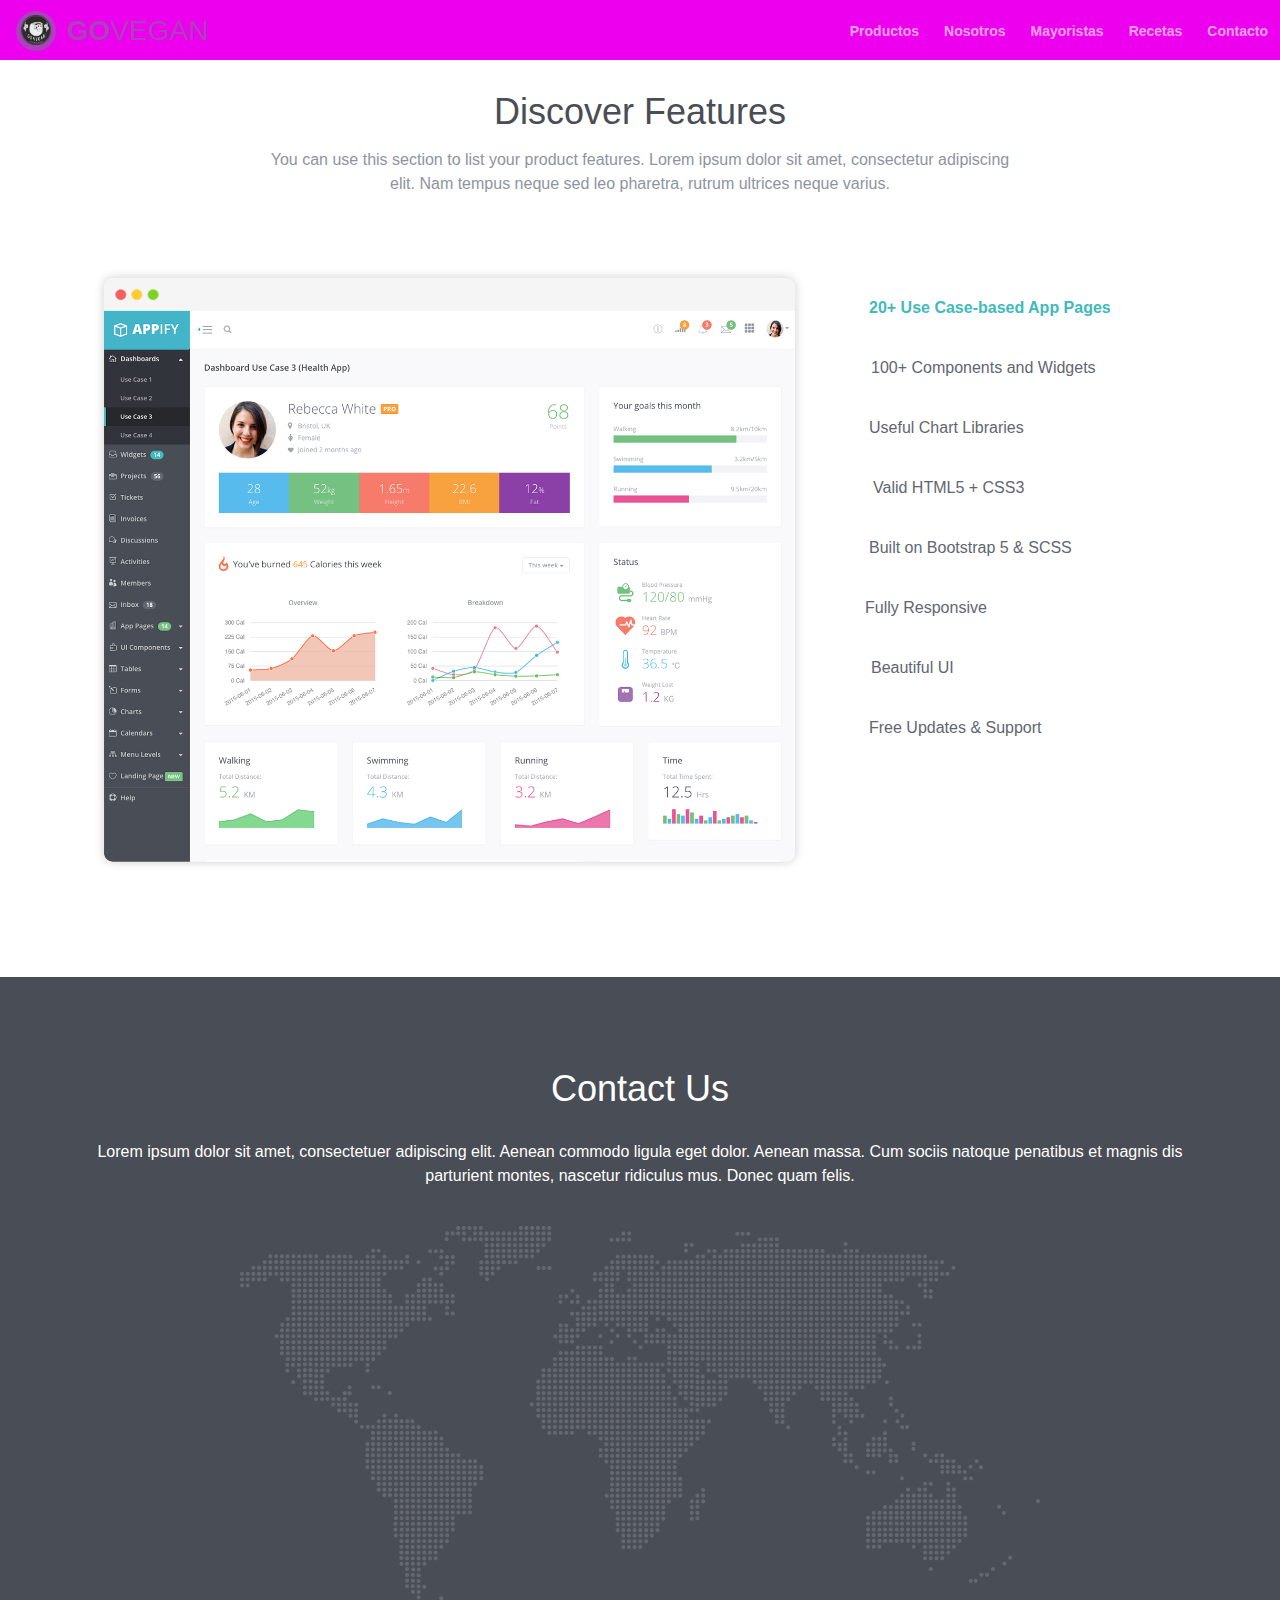
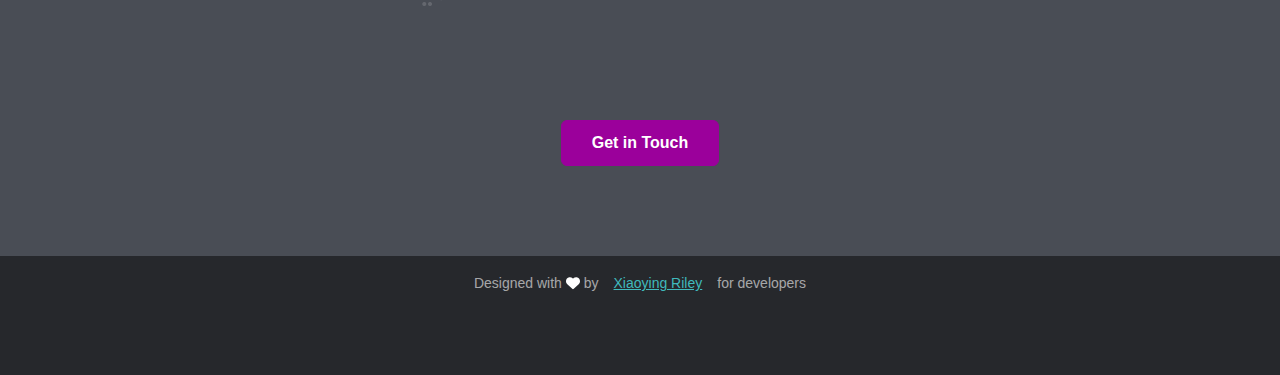
<file: recetas.html>
<!DOCTYPE html>
<html lang="en">
  <head>
    <title>Bootstrap 5 theme for developers and startups</title>
    <!-- Meta -->
    <meta charset="utf-8" />
    <meta http-equiv="X-UA-Compatible" content="IE=edge" />
    <meta name="viewport" content="width=device-width, initial-scale=1.0" />
    <meta
      name="description"
      content="Bootstrap 5 landing page template for developers and startups"
    />
    <meta name="author" content="Xiaoying Riley at 3rd Wave Media" />
    <link rel="shortcut icon" href="favicon.ico" />
    <link
      href="https://fonts.googleapis.com/css?family=Open+Sans:300italic,400italic,600italic,700italic,800italic,400,300,600,700,800"
      rel="stylesheet"
      type="text/css"
    />
    <!-- FontAwesome JS-->
    <script defer src="assets/fontawesome/js/all.min.js"></script>
    <!-- Global CSS -->
    <link
      rel="stylesheet"
      href="assets/plugins/bootstrap/css/bootstrap.min.css"
    />
    <!-- Theme CSS -->
    <link id="theme-style" rel="stylesheet" href="assets/css/styles.css" />
  </head>

  <body>
    <!-- ******HEADER****** -->
    <header id="header" class="header-secondary header-recetas">
      <nav class="main-nav navbar-expand-md" role="navigation">
        <div class="container-fluid position-relative">
          <a class="logo navbar-brand" href="index.html">
            <span class="logo-icon-wrapper"
              ><img
                class="logo-icon"
                src="assets/images/GV-Logo.png"
                alt="icon"
            /></span>
            <span class="text"><span class="highlight">GO</span>VEGAN</span>
          </a>
          <!--//logo-->

          <button
            class="navbar-toggler"
            type="button"
            data-bs-toggle="collapse"
            data-bs-target="#navbar-collapse"
            aria-controls="navbar-collapse"
            aria-expanded="false"
            aria-label="Toggle navigation"
          >
            <span class="icon-bar"></span>
            <span class="icon-bar"></span>
            <span class="icon-bar"></span></button
          ><!--//nav-toggle-->

          <div id="navbar-collapse" class="navbar-collapse collapse">
            <ul class="nav navbar-nav ms-md-auto">
              <li class="nav-item">
                <a class="nav-link" href="productos.html">Productos</a>
              </li>
              <li class="nav-item">
                <a class="nav-link" href="nosotros.html">Nosotros</a>
              </li>
              <li class="nav-item">
                <a class="nav-link" href="mayoristas.html">Mayoristas</a>
              </li>
              <li class="nav-item">
                <a class="nav-link" href="recetas.html">Recetas</a>
              </li>
              <li class="nav-item">
                <a class="nav-link" href="contacto.html">Contacto</a>
              </li>
            </ul>
            <!--//nav-->
          </div>
          <!--//navabr-collapse-->
        </div>
        <!--//container-->
      </nav>
      <!--//main-nav-->
    </header>
    <!--//header-->


    <div id="features" class="features-section">
      <div class="container text-center">
        <h2 class="section-title">Discover Features</h2>
        <p class="intro">
          You can use this section to list your product features. Lorem ipsum
          dolor sit amet, consectetur adipiscing elit. Nam tempus neque sed leo
          pharetra, rutrum ultrices neque varius.
        </p>

        <div class="tabbed-area row">
          <!-- Nav tabs -->
          <div
            class="feature-nav nav nav-pill flex-column col-lg-4 col-md-6 col-12 order-0 order-md-1"
            role="tablist"
            aria-orientation="vertical"
          >
            <a
              class="nav-link active mb-lg-3"
              href="#feature-1"
              aria-controls="feature-1"
              data-bs-toggle="pill"
              role="tab"
              aria-selected="true"
              ><i class="fa-solid fa-magic me-2"></i>20+ Use Case-based App
              Pages</a
            >
            <a
              class="nav-link mb-lg-3"
              href="#feature-2"
              aria-controls="feature-2"
              data-bs-toggle="pill"
              role="tab"
              aria-selected="false"
              ><i class="fa-solid fa-cubes me-2"></i>100+ Components and
              Widgets</a
            >
            <a
              class="nav-link mb-lg-3"
              href="#feature-3"
              aria-controls="feature-3"
              data-bs-toggle="pill"
              role="tab"
              aria-selected="false"
              ><i class="fa-solid fa-chart-bar me-2"></i>Useful Chart
              Libraries</a
            >
            <a
              class="nav-link mb-lg-3"
              href="#feature-4"
              aria-controls="feature-4"
              data-bs-toggle="pill"
              role="tab"
              aria-selected="false"
              ><i class="fa-solid fa-code me-2"></i>Valid HTML5 + CSS3</a
            >
            <a
              class="nav-link mb-lg-3"
              href="#feature-5"
              aria-controls="feature-5"
              data-bs-toggle="pill"
              role="tab"
              aria-selected="false"
              ><i class="fa-solid fa-rocket me-2"></i>Built on Bootstrap 5 &amp;
              SCSS</a
            >
            <a
              class="nav-link mb-lg-3"
              href="#feature-6"
              aria-controls="feature-6"
              data-bs-toggle="pill"
              role="tab"
              aria-selected="false"
              ><i class="fa-solid fa-mobile-alt me-2"></i>Fully Responsive</a
            >
            <a
              class="nav-link mb-lg-3"
              href="#feature-7"
              aria-controls="feature-7"
              data-bs-toggle="pill"
              role="tab"
              aria-selected="false"
              ><i class="fa-solid fa-star me-2"></i>Beautiful UI</a
            >
            <a
              class="nav-link mb-lg-3"
              href="#feature-8"
              aria-controls="feature-8"
              data-bs-toggle="pill"
              role="tab"
              aria-selected="false"
              ><i class="fa-solid fa-heart me-2"></i>Free Updates &amp;
              Support</a
            >
          </div>

          <!-- Tab panes -->
          <div
            class="feature-content tab-content col-lg-8 col-md-6 col-12 order-1 order-md-0"
          >
            <div
              role="tabpanel"
              class="tab-pane fade show active"
              id="feature-1"
            >
              <a
                href="https://themes.3rdwavemedia.com/bootstrap-templates/startup/appkit-landing-free-bootstrap-theme-for-developers-and-startups/"
                target="_blank"
                ><img
                  class="img-fluid"
                  src="assets/images/feature-1.png"
                  alt="screenshot"
              /></a>
            </div>
            <div role="tabpanel" class="tab-pane fade" id="feature-2">
              <a
                href="https://themes.3rdwavemedia.com/bootstrap-templates/startup/appkit-landing-free-bootstrap-theme-for-developers-and-startups/"
                target="_blank"
                ><img
                  class="img-fluid"
                  src="assets/images/feature-2.png"
                  alt="screenshot"
              /></a>
            </div>
            <div role="tabpanel" class="tab-pane fade" id="feature-3">
              <a
                href="https://themes.3rdwavemedia.com/bootstrap-templates/startup/appkit-landing-free-bootstrap-theme-for-developers-and-startups/"
                target="_blank"
                ><img
                  class="img-fluid"
                  src="assets/images/feature-3.png"
                  alt="screenshot"
              /></a>
            </div>
            <div role="tabpanel" class="tab-pane fade" id="feature-4">
              <a
                href="https://themes.3rdwavemedia.com/bootstrap-templates/startup/appkit-landing-free-bootstrap-theme-for-developers-and-startups/"
                target="_blank"
                ><img
                  class="img-fluid"
                  src="assets/images/feature-4.png"
                  alt="screenshot"
              /></a>
            </div>
            <div role="tabpanel" class="tab-pane fade" id="feature-5">
              <a
                href="https://themes.3rdwavemedia.com/bootstrap-templates/startup/appkit-landing-free-bootstrap-theme-for-developers-and-startups/"
                target="_blank"
                ><img
                  class="img-fluid"
                  src="assets/images/feature-5.png"
                  alt="screenshot"
              /></a>
            </div>
            <div role="tabpanel" class="tab-pane fade" id="feature-6">
              <a
                href="https://themes.3rdwavemedia.com/bootstrap-templates/startup/appkit-landing-free-bootstrap-theme-for-developers-and-startups/"
                target="_blank"
                ><img
                  class="img-fluid"
                  src="assets/images/feature-6.png"
                  alt="screenshot"
              /></a>
            </div>
            <div role="tabpanel" class="tab-pane fade" id="feature-7">
              <a
                href="https://themes.3rdwavemedia.com/bootstrap-templates/startup/appkit-landing-free-bootstrap-theme-for-developers-and-startups/"
                target="_blank"
                ><img
                  class="img-fluid"
                  src="assets/images/feature-7.png"
                  alt="screenshot"
              /></a>
            </div>
            <div role="tabpanel" class="tab-pane fade" id="feature-8">
              <a
                href="https://themes.3rdwavemedia.com/bootstrap-templates/startup/appkit-landing-free-bootstrap-theme-for-developers-and-startups/"
                target="_blank"
                ><img
                  class="img-fluid"
                  src="assets/images/feature-8.png"
                  alt="screenshot"
              /></a>
            </div>
          </div>
          <!--//feature-content-->
        </div>
        <!--//tabbed-area-->
      </div>
      <!--//container-->
    </div>
    <!--//features-->


    <div id="contact" class="contact-section">
      <div class="container text-center">
        <h2 class="section-title">Contact Us</h2>
        <div class="contact-content">
          <p>
            Lorem ipsum dolor sit amet, consectetuer adipiscing elit. Aenean
            commodo ligula eget dolor. Aenean massa. Cum sociis natoque
            penatibus et magnis dis parturient montes, nascetur ridiculus mus.
            Donec quam felis.
          </p>
          <iframe
            src="https://www.google.com/maps/embed?pb=!1m18!1m12!1m3!1d3405.7001305766985!2d-64.17954312455419!3d-31.39483097427178!2m3!1f0!2f0!3f0!3m2!1i1024!2i768!4f13.1!3m3!1m2!1s0x943299b944ac0c1b%3A0x7ed20617a770eb63!2sGo%20vegan!5e0!3m2!1ses-419!2sar!4v1727390751077!5m2!1ses-419!2sar"
            width="600"
            height="450"
            style="border: 0"
            allowfullscreen=""
            loading="lazy"
            referrerpolicy="no-referrer-when-downgrade"
          ></iframe>
        </div>
        <a
          class="btn btn-cta btn-primary"
          href="https://themes.3rdwavemedia.com/bootstrap-templates/startup/appkit-landing-free-bootstrap-theme-for-developers-and-startups/"
          >Get in Touch</a
        >
      </div>
      <!--//container-->
    </div>
    <!--//contact-section-->

    <footer class="footer text-center">
      <div class="container">
        <!--/* This template is free as long as you keep the footer attribution link. If you'd like to use the template without the attribution link, you can buy the commercial license via our website: themes.3rdwavemedia.com Thank you for your support. :) */-->
        <small class="copyright"
          >Designed with <span class="sr-only">love</span
          ><i class="fa-solid fa-heart"></i> by
          <a href="https://themes.3rdwavemedia.com/" target="_blank"
            >Xiaoying Riley</a
          >
          for developers</small
        >
      </div>
      <!--//container-->
    </footer>

    <!-- Javascript -->
    <script src="assets/plugins/bootstrap/js/bootstrap.min.js"></script>
    <script src="assets/plugins/gumshoe/gumshoe.polyfills.min.js"></script>
    <script src="assets/js/main.js"></script>
  </body>
</html>
</file>
<file: assets/css/styles.css>
body {
  font-family: 'Montserrat', arial, sans-serif;
  color: #494d55;
  font-size: 16px;
  -webkit-font-smoothing: antialiased;
  -moz-osx-font-smoothing: grayscale;
}

p {
  margin-bottom: 15px;
  line-height: 1.5;
}

a {
  color: #3aa7aa;
  -webkit-transition: all 0.4s ease-in-out;
  -moz-transition: all 0.4s ease-in-out;
  -ms-transition: all 0.4s ease-in-out;
  -o-transition: all 0.4s ease-in-out;
}

a:hover {
  text-decoration: underline;
  color: #339597;
}

a:active {
  text-decoration: none;
}

a:focus {
  text-decoration: none;
}

.btn,
a.btn {
  -webkit-transition: all 0.4s ease-in-out;
  -moz-transition: all 0.4s ease-in-out;
  -ms-transition: all 0.4s ease-in-out;
  -o-transition: all 0.4s ease-in-out;
  font-weight: 600;
  font-size: 14px;
  line-height: 1.5;
  text-decoration: none;
}

.btn .fa,
a.btn .fa {
  margin-right: 5px;
}

.btn:focus,
a.btn:focus {
  -webkit-box-shadow: none;
  -moz-box-shadow: none;
  box-shadow: none;
}

.btn-cta,
a.btn-cta {
  font-weight: bold;
  font-size: 16px;
  padding: 10px 30px;
}

.btn-primary {
  background: #9B009B;
  border: 1px solid #9B009B;
  color: #fff;
}

.btn-primary:hover,
.btn-primary:focus,
.btn-primary:active,
.btn-primary.active,
.btn-primary.hover {
  background: #800080;
  color: #fff;
  border: 1px solid #800080;
}

.btn-inverse {
  background: rgba(0, 0, 0, 0.4);
  border: 1px solid transparent;
  color: #fff;
}

.btn-inverse:hover,
.btn-inverse:focus,
.btn-inverse:active,
.btn-inverse.active,
.btn-inverse.hover {
  background: rgba(0, 0, 0, 0.5);
  color: #fff;
  border: 1px solid transparent;
}

.carousel-fade .carousel-inner .item {
  transition-property: opacity;
}

.carousel-fade .carousel-inner .item,
.carousel-fade .carousel-inner .active.left,
.carousel-fade .carousel-inner .active.right {
  opacity: 0;
}

.carousel-fade .carousel-inner .active,
.carousel-fade .carousel-inner .next.left,
.carousel-fade .carousel-inner .prev.right {
  opacity: 1;
}

.carousel-fade .carousel-inner .next,
.carousel-fade .carousel-inner .prev,
.carousel-fade .carousel-inner .active.left,
.carousel-fade .carousel-inner .active.right {
  left: 0;
  transform: translate3d(0, 0, 0);
}

.carousel-fade .carousel-control {
  z-index: 2;
}

.carousel-indicators {
  bottom: 30px;
  margin-bottom: 0;
  z-index: 10;
}

.carousel-indicators button[data-bs-target] {
  background-color: rgba(255, 255, 255, 0.4);
  border: none;
  width: 11px;
  height: 11px;
  margin-left: 5px;
  margin-right: 5px;
  -webkit-border-radius: 50%;
  -moz-border-radius: 50%;
  -ms-border-radius: 50%;
  -o-border-radius: 50%;
  border-radius: 50%;
  -moz-background-clip: padding;
  -webkit-background-clip: padding-box;
  background-clip: padding-box;
}

.carousel-indicators button[data-bs-target].active {
  background-color: #40babd;
  width: 11px;
  height: 11px;
}

ul li {
  list-style-type: none;
}

ol li {
  list-style-type: none;
}


/* ======= Header ======= */
.header {
  position: fixed;
  width: 100%;
  z-index: 30;
  height: 60px;
  -webkit-transition: none;
  -moz-transition: none;
  -ms-transition: none;
  -o-transition: none;
}

.header.header-scrolled {
  background: #fff;
  -webkit-box-shadow: 0 0 4px rgba(0, 0, 0, 0.5);
  -moz-box-shadow: 0 0 4px rgba(0, 0, 0, 0.5);
  box-shadow: 0 0 4px rgba(0, 0, 0, 0.5);
}

.header.header-scrolled a {
  color: #494d55;
}

.header.header-scrolled .logo {
  color: #ac40bd;
  top: 0;
}

.header.header-scrolled .logo:focus {
  color: #494d55;
}

.header.header-scrolled .logo .logo-icon-wrapper {
  background: #ac40bd;
  width: 40px;
  height: 40px;
  -webkit-border-radius: 50%;
  -moz-border-radius: 50%;
  -ms-border-radius: 50%;
  -o-border-radius: 50%;
  border-radius: 50%;
  -moz-background-clip: padding;
  -webkit-background-clip: padding-box;
  background-clip: padding-box;
  text-align: center;
}

.header.header-scrolled .logo .logo-icon {
  width: 20px;
  height: 20px;
  margin-right: 0;
}

.header.header-scrolled .main-nav .nav .nav-link {
  color: #616670;
}

.header.header-scrolled .main-nav .nav .nav-link:hover {
  color: #555963;
}

.header.header-scrolled .main-nav .nav .active .nav-link {
  color: #494d55;
  border-bottom: 4px solid #40babd;
}

.header a {
  color: #fff;
  -webkit-transition: none;
  -moz-transition: none;
  -ms-transition: none;
  -o-transition: none;
}

.header a:hover,
.header a:focus {
  text-decoration: none;
  color: white;
}

.header .logo {
  margin: 0;
  font-size: 28px;
  text-decoration: none;
  position: absolute;
  left: 1rem;
  top: 8px;
}

.header .logo:focus {
  color: white;
}

.header .logo .logo-icon-wrapper {
  margin-right: 3px;
  position: relative;
  display: inline-block;
  top: -3px;
  line-height: 1.2;
}

.header .logo .logo-icon {
  width: 30px;
  height: 30px;
}

.header .logo .highlight {
  font-weight: 800;
}

.main-nav {
  margin-top: 6px;
}

.main-nav .navbar-toggler {
  margin-right: 0;
  margin-top: 0;
  background: none;
  position: absolute;
  padding: 8px 10px;
  right: 10px;
  top: 8px;
  background: rgba(0, 0, 0, 0.8);
  -webkit-border-radius: 2px;
  -moz-border-radius: 2px;
  -ms-border-radius: 2px;
  -o-border-radius: 2px;
  border-radius: 2px;
  -moz-background-clip: padding;
  -webkit-background-clip: padding-box;
  background-clip: padding-box;
}

.main-nav .navbar-toggler:focus {
  outline: none;
}

.main-nav .navbar-toggler .icon-bar {
  display: block;
  background-color: #fff;
  height: 3px;
  width: 22px;
  -webkit-border-radius: 1px;
  -moz-border-radius: 1px;
  -ms-border-radius: 1px;
  -o-border-radius: 1px;
  border-radius: 1px;
  -moz-background-clip: padding;
  -webkit-background-clip: padding-box;
  background-clip: padding-box;
}

.main-nav .navbar-toggler .icon-bar+.icon-bar {
  margin-top: 4px;
}

.main-nav .navbar-toggler:hover .icon-bar {
  background-color: #fff;
}

.main-nav .nav .nav-item {
  font-weight: normal;
  font-size: 14px;
  margin-right: 30px;
}

.main-nav .nav .nav-item .nav-link {
  color: rgba(255, 255, 255, 0.65);
  font-weight: 700;
}

.main-nav .nav .nav-item .nav-link:hover {
  color: #fff;
  background: none;
}

.main-nav .nav .nav-item .nav-link:focus {
  outline: none;
  background: none;
}

.main-nav .nav .nav-item .nav-link:active {
  outline: none;
  background: none;
}

.main-nav .nav .nav-item:last-child {
  margin-right: 0;
}

.main-nav .nav.active .nav-link {
  position: relative;
  background: none;
  color: #fff;
}

.nav>li>a {
  padding-left: 5px;
  padding-right: 5px;
}

.nav-link {
  padding: 15px;
}

/* ======= Header Secondary ======= */
.header-secondary {
  position: fixed;
  width: 100%;
  z-index: 30;
  height: 60px;
  -webkit-transition: none;
  -moz-transition: none;
  -ms-transition: none;
  -o-transition: none;
}

.header-secondary.header-scrolled {
  background: #fff;
  -webkit-box-shadow: 0 0 4px rgba(0, 0, 0, 0.5);
  -moz-box-shadow: 0 0 4px rgba(0, 0, 0, 0.5);
  box-shadow: 0 0 4px rgba(0, 0, 0, 0.5);
}

.header-secondary.header-scrolled a {
  color: #494d55;
}

.header-secondary.header-scrolled .logo {
  color: #ac40bd;
  top: 0;
  font-size: 28px;
}

.header-secondary.header-scrolled .logo:focus {
  color: #494d55;
}

.header-secondary.header-scrolled .logo .logo-icon-wrapper {
  background: #ac40bd;
  width: 40px;
  height: 40px;
  -webkit-border-radius: 50%;
  -moz-border-radius: 50%;
  -ms-border-radius: 50%;
  -o-border-radius: 50%;
  border-radius: 50%;
  -moz-background-clip: padding;
  -webkit-background-clip: padding-box;
  background-clip: padding-box;
  text-align: center;
}

.header-secondary.header-scrolled .logo .logo-icon {
  width: 20px;
  height: 20px;
  margin-right: 0;
}

.header-secondary.header-scrolled .main-nav .nav .nav-link {
  color: #616670;
}

.header-secondary.header-scrolled .main-nav .nav .nav-link:hover {
  color: #555963;
}

.header-secondary.header-scrolled .main-nav .nav .active .nav-link {
  color: #494d55;
  border-bottom: 4px solid #ac40bd;
}

.header-nosotros {
  background: #800080;
}

.header-productos {
  background: #9B009B;
}

.header-mayoristas {
  background: #B600B6;
}

.header-contacto {
  background: #D100D1;
}

.header-recetas {
  background: #ED00ED;
}



.header-secondary a {
  color: #ac40bd;
  -webkit-transition: none;
  -moz-transition: none;
  -ms-transition: none;
  -o-transition: none;
}

.header-secondary a:hover,
.header-secondary a:focus {
  text-decoration: none;
  color: #ac40bd;
}

.header-secondary .logo {
  margin: 0;
  font-size: 28px;
  text-decoration: none;
  position: absolute;
  left: 1rem;
  top: 4px;
}

.header-secondary .logo:focus {
  color: rgb(28, 26, 26);
}

/* .header-secondary .logo .logo-icon-wrapper {
  margin-right: 3px;
  position: relative;
  display: inline-block;
  top: -3px;
  line-height: 1.2; 
} */

.header-secondary .logo .logo-icon-wrapper {
  background: #ac40bd;
  width: 40px;
  height: 40px;
  -webkit-border-radius: 50%;
  -moz-border-radius: 50%;
  -ms-border-radius: 50%;
  -o-border-radius: 50%;
  border-radius: 50%;
  -moz-background-clip: padding;
  -webkit-background-clip: padding-box;
  background-clip: padding-box;
  text-align: center;
  position: relative;
  display: inline-block;
  top: -3px;
  margin-right: 3px;
  line-height: 1.2;

}


.header-secondary .logo .logo-icon {
  width: 30px;
  height: 30px;
}

.header-secondary .logo .highlight {
  font-weight: 800;
}

.main-nav-secondary {
  margin-top: 6px;
}

.main-nav-secondary .navbar-toggler {
  margin-right: 0;
  margin-top: 0;
  background: none;
  position: absolute;
  padding: 8px 10px;
  right: 10px;
  top: 8px;
  background: rgba(0, 0, 0, 0.8);
  -webkit-border-radius: 2px;
  -moz-border-radius: 2px;
  -ms-border-radius: 2px;
  -o-border-radius: 2px;
  border-radius: 2px;
  -moz-background-clip: padding;
  -webkit-background-clip: padding-box;
  background-clip: padding-box;
}

.main-nav-secondary .navbar-toggler:focus {
  outline: none;
}

.main-nav-secondary .navbar-toggler .icon-bar {
  display: block;
  background-color: white;
  height: 3px;
  width: 22px;
  -webkit-border-radius: 1px;
  -moz-border-radius: 1px;
  -ms-border-radius: 1px;
  -o-border-radius: 1px;
  border-radius: 1px;
  -moz-background-clip: padding;
  -webkit-background-clip: padding-box;
  background-clip: padding-box;
}

.main-nav-secondary .navbar-toggler .icon-bar+.icon-bar {
  margin-top: 4px;
}

.main-nav-secondary .navbar-toggler:hover .icon-bar {
  background-color: #fff;
}

.main-nav-secondary .nav .nav-item {
  font-weight: normal;
  font-size: 14px;
  margin-right: 30px;
}

.main-nav-secondary .nav .nav-item .nav-link {
  color: rgba(92, 91, 92, 0.65);
  font-weight: 700;
}

.main-nav-secondary .nav .nav-item .nav-link:hover {
  color: #1a041c;
  background: none;
}

.main-nav-secondary .nav .nav-item .nav-link:focus {
  outline: none;
  background: none;
}

.main-nav-secondary .nav .nav-item .nav-link:active {
  outline: none;
  background: none;
}

.main-nav-secondary .nav .nav-item:last-child {
  margin-right: 0;
}

.main-nav-secondary .nav.active .nav-link {
  position: relative;
  background: none;
  color: #fff;
}

.nav>li>a {
  padding-left: 5px;
  padding-right: 5px;
}

.nav-link {
  padding: 15px;
}


/* ====== Footer ====== */
.footer {
  background: #26282c;
  color: rgba(255, 255, 255, 0.6);
  padding-top: 15px;
  padding-bottom: 80px;
}

.footer a {
  color: #40babd;
  margin: 1%;
}



/* ======= Hero Section ======= */
.hero-section {
  min-height: 560px;
  background: #494d55;
  position: relative;
}

.hero-section .figure-holder-wrapper {
  position: absolute;
  left: 0;
  bottom: 0;
  width: 100%;
  overflow: hidden;
}

.hero-section .figure-holder {
  position: relative;
  height: 560px;
  width: 100%;
}

.hero-section .figure-holder .figure-image {
  position: absolute;
  bottom: 0;
  right: 15px;
  z-index: 10;
}

.hero-carousel {
  height: 560px;
  color: #fff;
}

.hero-carousel .carousel-inner .carousel-item {
  height: 560px;
  background-position: center center;
}

.hero-carousel .carousel-inner .item-1 {
  background-image: url("../images/carousel1.png");
  -webkit-background-size: cover;
  -moz-background-size: cover;
  -o-background-size: cover;
  background-size: cover;
}

.hero-carousel .carousel-inner .item-2 {
  background-image: url("../images/carousel2.png");
  -webkit-background-size: cover;
  -moz-background-size: cover;
  -o-background-size: cover;
  background-size: cover;
}

.hero-carousel .carousel-inner .item-3 {
  background-image: url("../images/carousel3.png");
  -webkit-background-size: cover;
  -moz-background-size: cover;
  -o-background-size: cover;
  background-size: cover;
}

.hero-carousel .img {
  opacity: 0.5;
}

.hero-carousel .carousel-inner .heading {
  font-size: 30px;
  line-height: 1.4;
  font-weight: bold;
  margin-top: 0;
  margin-bottom: 15px;
  opacity: 100%;

}

.hero-carousel .carousel-inner .intro {
  font-size: 18px;
}

.hero-carousel .carousel-inner .item-content-inner {


  margin-top: 10%;
  background: #800080b7;
  color: #fff;

  font-size: 14px;
  min-height: 80px;
  -webkit-border-radius: 8px;
  -moz-border-radius: 8px;
  -ms-border-radius: 8px;
  -o-border-radius: 8px;
  border-radius: 8px;
  -moz-background-clip: padding;
  -webkit-background-clip: padding-box;
  background-clip: padding-box;
  padding: 30px;
}

.hero-carousel .carousel-inner .intro+.btn {
  margin-top: 15px;
}

/* ======= About Section ======= */
.about-section {
  padding-top: 90px;
}

.about-section .container {
  width: 80%;
}

.about-section .section-title {
  margin: 0;
  margin-bottom: 15px;
  font-size: 36px;
  font-weight: 300;
}

.about-section .intro {
  color: #8e949e;
  font-size: 16px;
  max-width: 760px;
  margin: 0 auto;
  margin-bottom: 60px;
}

.about-section .items-wrapper {
  margin-bottom: 60px;
}

.about-section .items-wrapper .figure-holder {
  margin-bottom: 15px;
  vertical-align: bottom;
}

.about-section .items-wrapper .figure-image {
  max-width: 220px;
}

.about-section .items-wrapper .item-inner {
  padding: 30px;
}

.about-section .items-wrapper .item-title {
  color: #40babd;
  font-size: 18px;
  font-weight: bold;
  margin: 0;
  margin-bottom: 15px;
}

.about-section .items-wrapper .item-desc {
  color: #616670;
}

.technologies {
  margin-bottom: 30px;
}

.technologies .list-inline-item {
  margin-right: 15px;
}

.technologies .list-inline-item:last-child {
  margin-right: 0;
}

.testimonials {
  background: #40babd;
}

.testimonials-inner {
  padding: 60px 30px;
  position: relative;
  max-width: 800px;
}

.testimonials-inner .profile-holder {
  position: absolute;
  left: 30px;
  text-align: center;
}

.testimonials-inner .profile-image {
  display: inline-block;
  margin: 0 auto;
}

.testimonials-section .container {
  width: 80%;
}

.testimonials-section .quote-holder1 {
  background-image: url("../images/historia-flyer.png");
  background-size: 30%;
  background-repeat: no-repeat;
  background-position: left;
  background-clip: border-box;
  padding: 10% 0 10% 0;
  height: 500px;
}


.testimonials-section .quote1 {
  background-color: rgba(128, 0, 128, 0.845);

  padding: 3%;
  margin-left: 10%;
  color: whitesmoke;
}

.testimonials-section .quote-holder2 {
  background-image: url("../images/historia-logos.png");
  background-size: 30%;
  background-repeat: no-repeat;
  background-position: right;
  background-clip: border-box;
  padding: 10% 0 10% 0;
  height: 500px;
}

.testimonials-section .quote2 {
  background-color: rgba(128, 0, 128, 0.845);

  padding: 3%;
  margin-right: 10%;
  color: whitesmoke;
}

.testimonials-section .quote-holder3 {
  background-image: url("../images/historia-ahora.jpg");
  background-size: 30%;
  background-repeat: no-repeat;
  background-position: left;
  background-clip: border-box;
  padding: 10% 0 10% 0;
  height: 500px;
}

.testimonials-section .quote3 {
  background-color: rgba(128, 0, 128, 0.845);

  padding: 3%;
  margin-left: 10%;
  color: whitesmoke;
}

.testimonials-inner .quote {
  background: rgba(0, 0, 0, 0.2);
  color: #fff;
  margin-left: 130px;
  border-left: none;
  margin-bottom: 0;
  font-size: 14px;
  min-height: 100px;
  -webkit-border-radius: 4px;
  -moz-border-radius: 4px;
  -ms-border-radius: 4px;
  -o-border-radius: 4px;
  border-radius: 4px;
  -moz-background-clip: padding;
  -webkit-background-clip: padding-box;
  background-clip: padding-box;
  position: relative;
  padding: 15px;
}

.testimonials-inner .quote:before {
  position: absolute;
  left: -10px;
  top: 30px;
  content: "";
  width: 0;
  height: 0;
  border-top: 10px solid transparent;
  border-bottom: 10px solid transparent;
  border-right: 10px solid rgba(0, 0, 0, 0.2);
}

/* ======= Testimonials Section ======= */
.testimonials-section {
  background: #40babd;
  -webkit-background-size: cover;
  -moz-background-size: cover;
  -o-background-size: cover;
  background-size: cover;
  padding-top: 90px;
  padding-bottom: 90px;
}

.testimonials-section .section-title {
  margin: 0;
  margin-bottom: 30px;
  font-size: 36px;
  font-weight: 300;
  color: #fff;
}

/* .testimonials-section .item {
  position: relative;
  max-width: 95%;
  padding: 30px;
}

  .testimonials-section .item:last-child {
    margin-bottom: 0;
  }

.testimonials-section .item.item-reversed .profile-holder {
  left: inherit;
  right: 30px;
}

.testimonials-section .item.item-reversed .quote {
  margin-left: 0;
  margin-right: 50%;
}

.testimonials-section .item.item-reversed .quote:before {
  left: inherit;
  right: -10px;
  content: "";
  border-top: 10px solid transparent;
  border-bottom: 10px solid transparent;
  border-left: 10px solid rgba(0, 0, 0, 0.2);
  border-right: inherit;
}

.testimonials-section .item .profile-holder {
  position: absolute;
  left: 30px;
  text-align: center;
}

.testimonials-section .item .profile-image {
  display: inline-block;
  margin: 0 auto;
  width: 200px;

} */

/* .testimonials-section .item .profile-image {
  margin: 0 auto;
  width: 100%;

}

.testimonials-section .item .quote {
  background: rgba(0, 0, 0, 0.2);
  color: #fff;
  border-left: none;
  margin-bottom: 0;
  margin-top: 5%;
  font-size: 14px;
  min-height: 80px;
  -webkit-border-radius: 4px;
  -moz-border-radius: 4px;
  -ms-border-radius: 4px;
  -o-border-radius: 4px;
  border-radius: 4px;
  -moz-background-clip: padding;
  -webkit-background-clip: padding-box;
  background-clip: padding-box;
  position: relative;
  padding: 30px;
}


.testimonials-section .item .quote-source {
  color: rgba(0, 0, 0, 0.6);
}
 */

/* ======= Features Section ======= */
.features-section {
  padding-top: 90px;
  padding-bottom: 90px;
}

.features-section .section-title {
  margin: 0;
  margin-bottom: 15px;
  font-size: 36px;
  font-weight: 300;
}

.features-section .intro {
  color: #8e949e;
  font-size: 16px;
  max-width: 760px;
  margin: 0 auto;
  margin-bottom: 60px;
}

.features-section .intro a {
  color: #686d79;
}

.features-section .intro a:hover {
  color: #494d55;
}

.feature-nav {
  text-align: center;
  margin-bottom: 30px;
}

.feature-nav .nav-link {
  position: relative;
  background: none;
  padding: 10px 0;
  color: #616670;
  font-size: 16px;
}

.feature-nav .nav-link:hover {
  background: none;
  color: #40babd;
}

/* .feature-nav .nav-link .svg-inline--fa {
  margin-right: 15px;
  width: 20px;
  font-size: 20px;
  position: relative;
  top: 2px;
} */

.feature-nav .nav-link.active {
  color: #40babd;
  background: none;
  font-weight: bold;
}

/* ======= Pricing Section ======= */
.pricing-section {
  padding-top: 90px;
  padding-bottom: 90px;
}

.pricing-section .section-title {
  margin: 0;
  margin-bottom: 15px;
  font-size: 36px;
  font-weight: 300;
}

.pricing-section .intro {
  color: #8e949e;
  font-size: 16px;
  max-width: 760px;
  margin: 0 auto;
  margin-bottom: 60px;
}

.pricing-wrapper {
  max-width: 900px;
  margin: 0 auto;
}

.pricing-wrapper .item {
  margin-bottom: 30px;
}

.pricing-wrapper .item-inner {
  color: #fff;
  padding: 30px;
  -webkit-border-radius: 8px;
  -moz-border-radius: 8px;
  -ms-border-radius: 8px;
  -o-border-radius: 8px;
  border-radius: 8px;
  -moz-background-clip: padding;
  -webkit-background-clip: padding-box;
  background-clip: padding-box;
  background: #40babd;
  height: 100%;
}

.pricing-wrapper .item-inner a {
  color: rgba(0, 0, 0, 0.4);
}

.pricing-wrapper .item-1 .item-inner {
  background: #75c181;
}

.pricing-wrapper .item-2 .item-inner {
  background: #58bbee;
}

.pricing-wrapper .item-3 .item-inner {
  background: #F8A13F;
}

.pricing-wrapper .item-heading {
  font-weight: 800;
  font-size: 18px;
  margin: 0;
  min-height: 60px;
}

.pricing-wrapper .item-heading-desc {
  font-size: 14px;
  font-weight: normal;
  display: inline-block;
  line-height: 3;
}

.pricing-wrapper .price-figure {
  font-size: 46px;
  margin-bottom: 15px;
}

.pricing-wrapper .price-figure .currency {
  vertical-align: super;
  font-size: 26px;
  -webkit-opacity: 0.6;
  -moz-opacity: 0.6;
  opacity: 0.6;
}

.pricing-wrapper .price-figure .number {
  font-weight: 500;
}

.pricing-wrapper a.btn-inverse {
  color: #fff;
}

/* ======= Team Section ======= */
.team-section {
  padding-top: 90px;
  padding-bottom: 90px;
  background: #f5f5f5;
}

.team-section .section-title {
  margin: 0;
  margin-bottom: 15px;
  font-size: 36px;
  font-weight: 300;
}

.team-section .intro {
  color: #8e949e;
  font-size: 16px;
  max-width: 90;
  margin: 0 auto;
  margin-bottom: 60px;
}

.team-section .story {
  margin: 0 auto;
  margin-bottom: 60px;
  max-width: 800px;
}

.team-section .profile-image {
  /*   width: 100%;
  height: 100%; */
  width: 90%;
  height: auto;
  -moz-background-clip: padding;
  -webkit-background-clip: padding-box;
  background-clip: padding-box;
  background-color: #c8c5e2;
  -webkit-border-radius: 8px;
  -moz-border-radius: 8px;
  -ms-border-radius: 8px;
  -o-border-radius: 8px;
  border-radius: 8px;
  margin: 20px;
}

.team-section .carousel-inner {
  width: 328px;
  height: 246px;

}

.team-section .members-wrapper {
  margin: 0 auto;
}

.team-section .item {
  margin-bottom: 2%;
}

.team-section .item-inner {
  padding: 10px;
  background: #fff;
  -webkit-border-radius: 8px;
  -moz-border-radius: 8px;
  -ms-border-radius: 8px;
  -o-border-radius: 8px;
  border-radius: 8px;
  -moz-background-clip: padding;
  -webkit-background-clip: padding-box;
  background-clip: padding-box;
  height: 100%;
  margin: 20px;
}

.team-section .member-name {
  font-size: 20px;
  font-weight: 700;
  color: #494d55;
}

.team-section .member-title {
  font-size: 15px;
  margin-top: 0;
  margin-bottom: 15px;
  color: #616670;
}


.team-section .member-desc {
  color: #616670;
}

/* ======= Contact Section ======= */
.contact-section {
  padding-top: 90px;
  padding-bottom: 90px;
  background: #494d55 url("../images/map.png") no-repeat center center;
  color: #fff;
}

.contact-section .section-title {
  margin: 0;
  margin-bottom: 15px;
  font-size: 36px;
  font-weight: 300;
  margin-bottom: 30px;
}

.contact-content {
  /* max-width: 80%; */
  margin: 0 auto;
  margin-bottom: 60px;
}

/* ======= Mayoristas Section ======= */


.mayoristas-section {
  background: #40babd;
  -webkit-background-size: cover;
  -moz-background-size: cover;
  -o-background-size: cover;
  background-size: cover;
  padding-top: 90px;
  padding-bottom: 90px;

}

.mayoristas-section .container {
  margin: 0 auto;
  width: 80%;

  background-image: url("../images/mayorista.png");
  background-size: 30%;
  background-repeat: no-repeat;
  background-position: left;
  background-clip: border-box;
  padding: 10% 0 10% 0;
  height: 500px;
}



.mayoristas-section .section-title {
  margin: auto;
  margin-bottom: 30px;
  font-size: 36px;
  font-weight: 300;
  color: #fff;
}


.mayoristas-section .para1 .para {
  background-color: rgba(234, 221, 234, 0.845);

  padding: 3%;


}



/* ======= Whatsapp ======= */

.whatsapp a {
  text-decoration: none;
}

#whatsapp {
  position: fixed;
  bottom: 20px;
  right: 20px;
}

.whatsapp svg {
  width: 80px;
  display: inline-block;
  vertical-align: middle;
  filter: drop-shadow(0 1px 4px rgba(0, 0, 0, .4));
}

circle {
  fill: #25d366;
}

path {
  fill: #fff;
}

#whatsapp a {
  padding: 20px 0;
}

#whatsapp a::before {
  content: 'Te asesoramos por whatsapp';
  display: inline-block;
  vertical-align: middle;
  padding: 5px 10px;
  margin-right: 10px;
  color: rgba(0, 0, 0, .8);
  background: white;
  border: 1px solid #ccc;
  border-radius: 20px;
  filter: drop-shadow(0 1px 4px rgba(0, 0, 0, .4));
  transition: .3s ease;
  opacity: 0;
}

#whatsapp:hover a::before {
  opacity: 1;
}







@media (max-width: 767.98px) {
  .navbar-collapse {
    border-top: none;
    -webkit-box-shadow: none;
    -moz-box-shadow: none;
    box-shadow: none;
    width: 100%;
    left: 0;
    top: 54px;
    position: absolute;
    background: white;
    -webkit-box-shadow: 0 5px 4px -4px rgba(0, 0, 0, 0.2);
    -moz-box-shadow: 0 5px 4px -4px rgba(0, 0, 0, 0.2);
    box-shadow: 0 5px 4px -4px rgba(0, 0, 0, 0.2);
  }

  .header.header-scrolled .main-nav .nav .active .nav-link {
    color: #40babd;
    border: none;
  }

  .main-nav .navbar-collapse .nav-item {
    margin-right: 0;
  }

  .main-nav .nav .nav-item .nav-link {
    text-align: center;
    color: #494d55;
  }

  .main-nav .nav .nav-item .nav-link:hover {
    color: #40babd;
  }

  .hero-section .figure-image {
    width: 300px;
  }

  .hero-carousel .carousel-inner .heading {
    font-size: 26px;

  }

  .hero-carousel .carousel-inner .item-content-inner {
    padding-top: 50px;

  }

  .hero-section .figure-holder .figure-image {
    width: inherit;
    bottom: 0;
    top: inherit;
    right: inherit;
    left: 15px;
    max-width: 320px;
  }

  .technologies li {
    margin-bottom: 15px;
  }

  .members-wrapper .item {
    margin-bottom: 30px;
  }

  .members-wrapper .item:last-child {
    margin-bottom: 0;
  }

  .hero-carousel {
    height: 660px;
  }

  .hero-section .carousel-inner {
    height: 660px;
  }

  .hero-carousel .carousel-inner .item {
    height: 660px;
  }

  .testimonials-section .container {
    width: 100%;
  }

  .testimonials-section .quote-holder1 {
    background-size: 100%;
    margin: 5%;
    padding: 2%;
  }

  .testimonials-section .quote1 {
    margin: 5%;
    padding: 2%;
  }

  .testimonials-section .quote-holder2 {
    background-size: 100%;
    margin: 5%;
    padding: 2%;
  }

  .testimonials-section .quote2 {
    margin: 5%;
    padding: 2%;
  }

  .testimonials-section .quote-holder3 {
    background-size: 100%;
    margin: 5%;
    padding: 2%;
  }

  .testimonials-section .quote3 {
    margin: 5%;
    padding: 2%;
  }

  .mayoristas-section .container {
    background-size: 100%;

    background-position: center;

    margin: auto;
    padding: 2%;
    height: 500px;

  }

  .mayoristas-section .para1 {
    padding: 3%;
    margin: auto;
    margin-left: 0%;

  }

  .map-local {
    top: 0;
    left: 0;
    bottom: 0;
    right: 0;
    width: 100%;
    height: 300px;
  }

  .mapa-mayoristas {
    top: 0;
    left: 0;
    bottom: 0;
    right: 0;
    width: 100%;
    height: 300px;
  }

}

@media (min-width: 768px) {
  .feature-nav {
    text-align: left;
    padding-left: 30px;
  }

  .hero-section .figure-holder .figure-image {
    width: 360px;
    bottom: inherit;
    top: 130px;
  }

  .hero-carousel .carousel-inner .item-content-inner {
    max-width: 300px;
    padding-top: 100px;
  }

  .map-local {
    top: 0;
    left: 0;
    bottom: 0;
    right: 0;
    width: 100%;
    height: 400px;
  }

  .mapa-mayoristas {
    top: 0;
    left: 0;
    bottom: 0;
    right: 0;
    width: 100%;
    height: 400px;
  }

  .testimonials-section .container {
    width: 100%;
  }

  .testimonials-section .quote-holder1 {
    background-size: 65%;
    margin: 5%;
    padding: 2%;
  }

  .testimonials-section .quote1 {
    margin: 5%;
    padding: 2%;
  }

  .testimonials-section .quote-holder2 {
    background-size: 65%;
    margin: 5%;
    padding: 2%;
  }

  .testimonials-section .quote2 {
    margin: 5%;
    padding: 2%;
  }

  .testimonials-section .quote-holder3 {
    background-size: 65%;
    margin: 5%;
    padding: 2%;
  }

  .testimonials-section .quote3 {
    margin: 5%;
    padding: 2%;
  }

  .mayoristas-section .container {
    background-size: 65%;

    background-position: left;

    margin: auto;
    padding: 2%;
    height: 500px;

  }

  .mayoristas-section .para1 {
    padding: 3%;
    margin: auto;
  }

  @media (min-width: 992px) {
    .main-nav .nav .nav-item {
      margin-right: 25px;
    }

    .feature-nav {
      margin-top: 30px;
      padding-left: 15px;
    }

    .hero-section .figure-holder .figure-image {
      width: 420px;
      bottom: inherit;
      top: 130px;
    }

    .hero-carousel .carousel-inner .item-content-inner {
      max-width: 500px;

    }

    .map-local {
      top: 0;
      left: 0;
      bottom: 0;
      right: 0;
      width: 80%;
      height: 450px;
    }

    .mapa-mayoristas {
      top: 0;
      left: 0;
      bottom: 0;
      right: 0;
      width: 80%;
      height: 450px;
    }

    .testimonials-section .container {
      width: 100%;
    }

    .testimonials-section .quote-holder1 {
      background-size: 45%;
      margin: 5%;
      padding: 2%;
    }

    .testimonials-section .quote1 {
      margin: 5%;
      padding: 2%;
    }

    .testimonials-section .quote-holder2 {
      background-size: 45%;
      margin: 5%;
      padding: 2%;
    }

    .testimonials-section .quote2 {
      margin: 5%;
      padding: 2%;
    }

    .testimonials-section .quote-holder3 {
      background-size: 45%;
      margin: 5%;
      padding: 2%;
    }

    .testimonials-section .quote3 {
      margin: 5%;
      padding: 2%;
    }

    .mayoristas-section .container {
      background-size: 45%;

      background-position: left;

      margin: auto;
      padding: 2%;


    }

    .mayoristas-section .para1 {
      padding: 3%;
      margin-left: 20%;

    }

  }

  @media (min-width: 1200px) {
    .hero-section .figure-holder .figure-image {
      width: 570px;
      bottom: 0;
      top: inherit;
    }

    .testimonials-section .container {
      width: 100%;
    }

    .testimonials-section .quote-holder1 {
      background-size: 35%;
      margin: 5%;
      padding: 2%;
    }

    .testimonials-section .quote1 {
      margin: 5%;
      padding: 2%;
    }

    .testimonials-section .quote-holder2 {
      background-size: 35%;
      margin: 5%;
      padding: 2%;
    }

    .testimonials-section .quote2 {
      margin: 5%;
      padding: 2%;
    }

    .testimonials-section .quote-holder3 {
      background-size: 35%;
      margin: 5%;
      padding: 2%;
    }

    .testimonials-section .quote3 {
      margin: 5%;
      padding: 2%;
    }

    .map-local {
      top: 0;
      left: 0;
      bottom: 0;
      right: 0;
      width: 60%;
      height: 450px;
    }

    .mapa-mayoristas {
      top: 0;
      left: 0;
      bottom: 0;
      right: 0;
      width: 60%;
      height: 450px;
    }

  }
</file>
